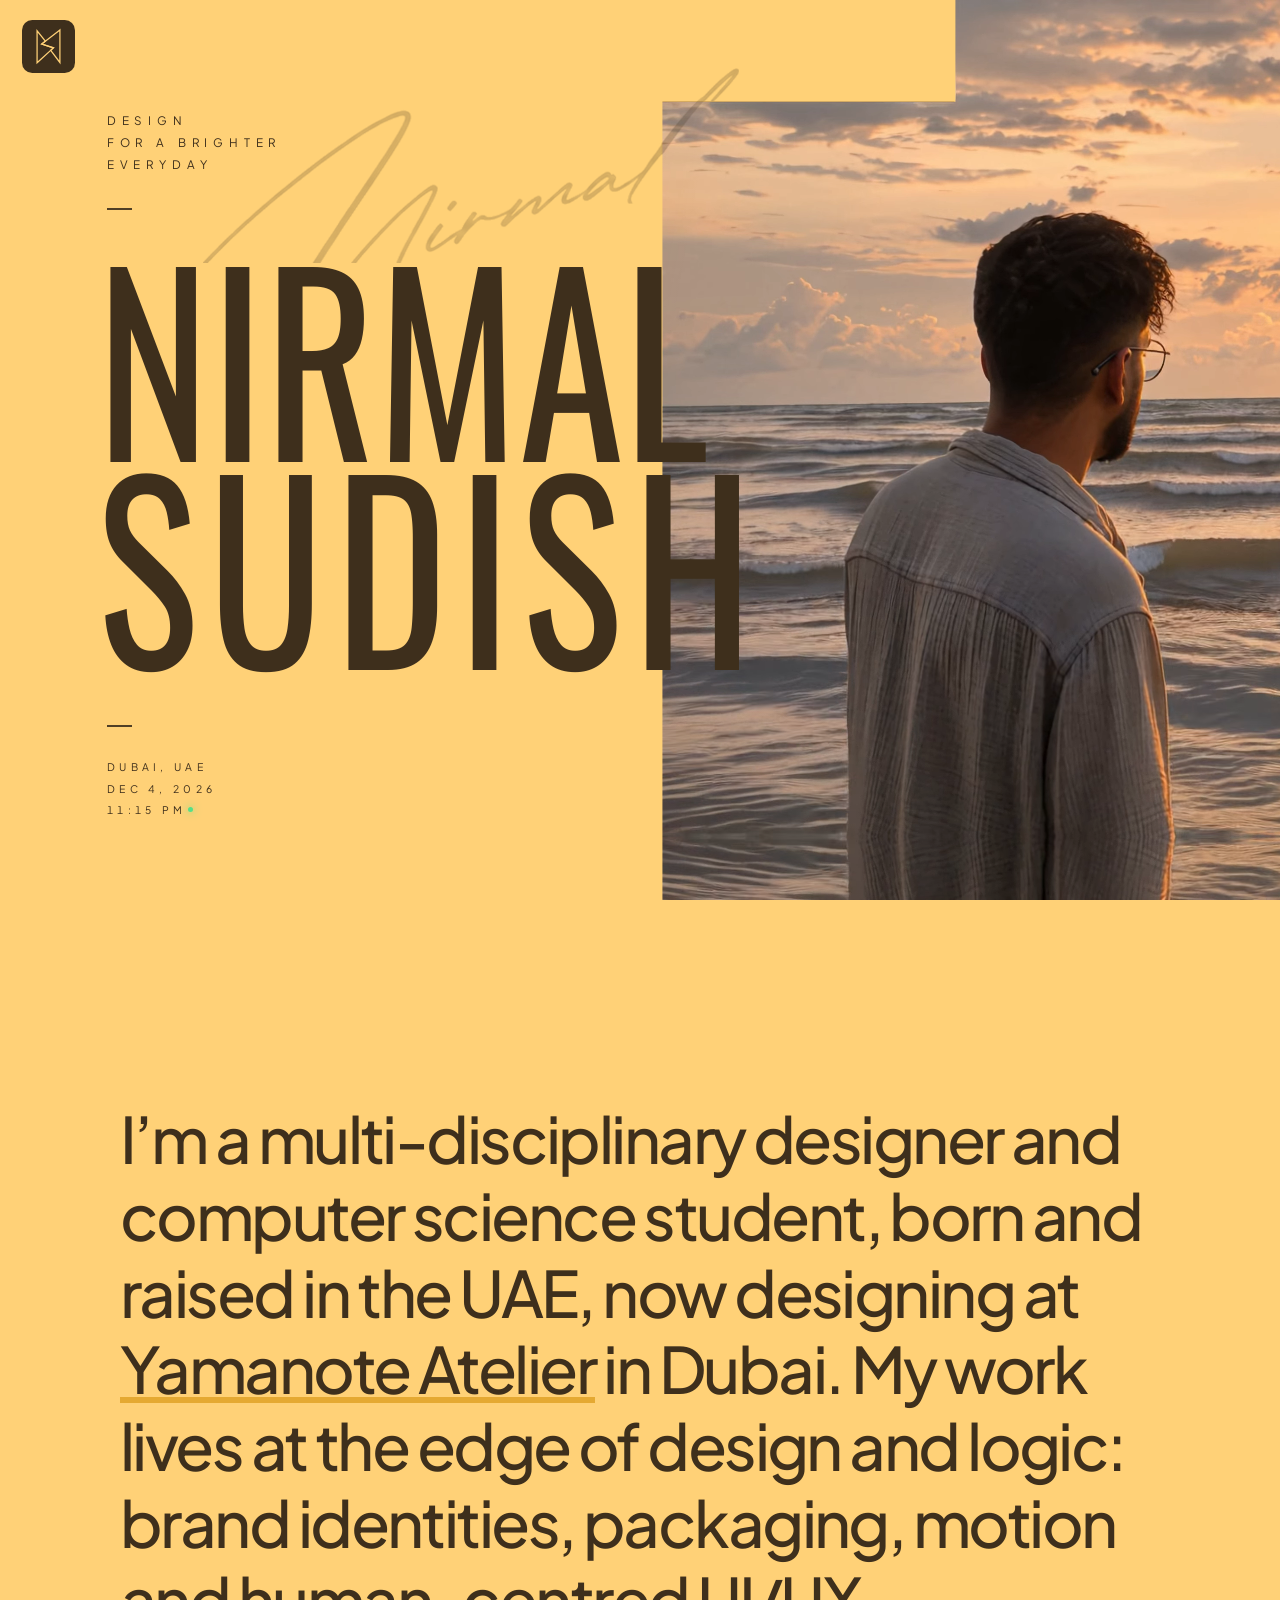
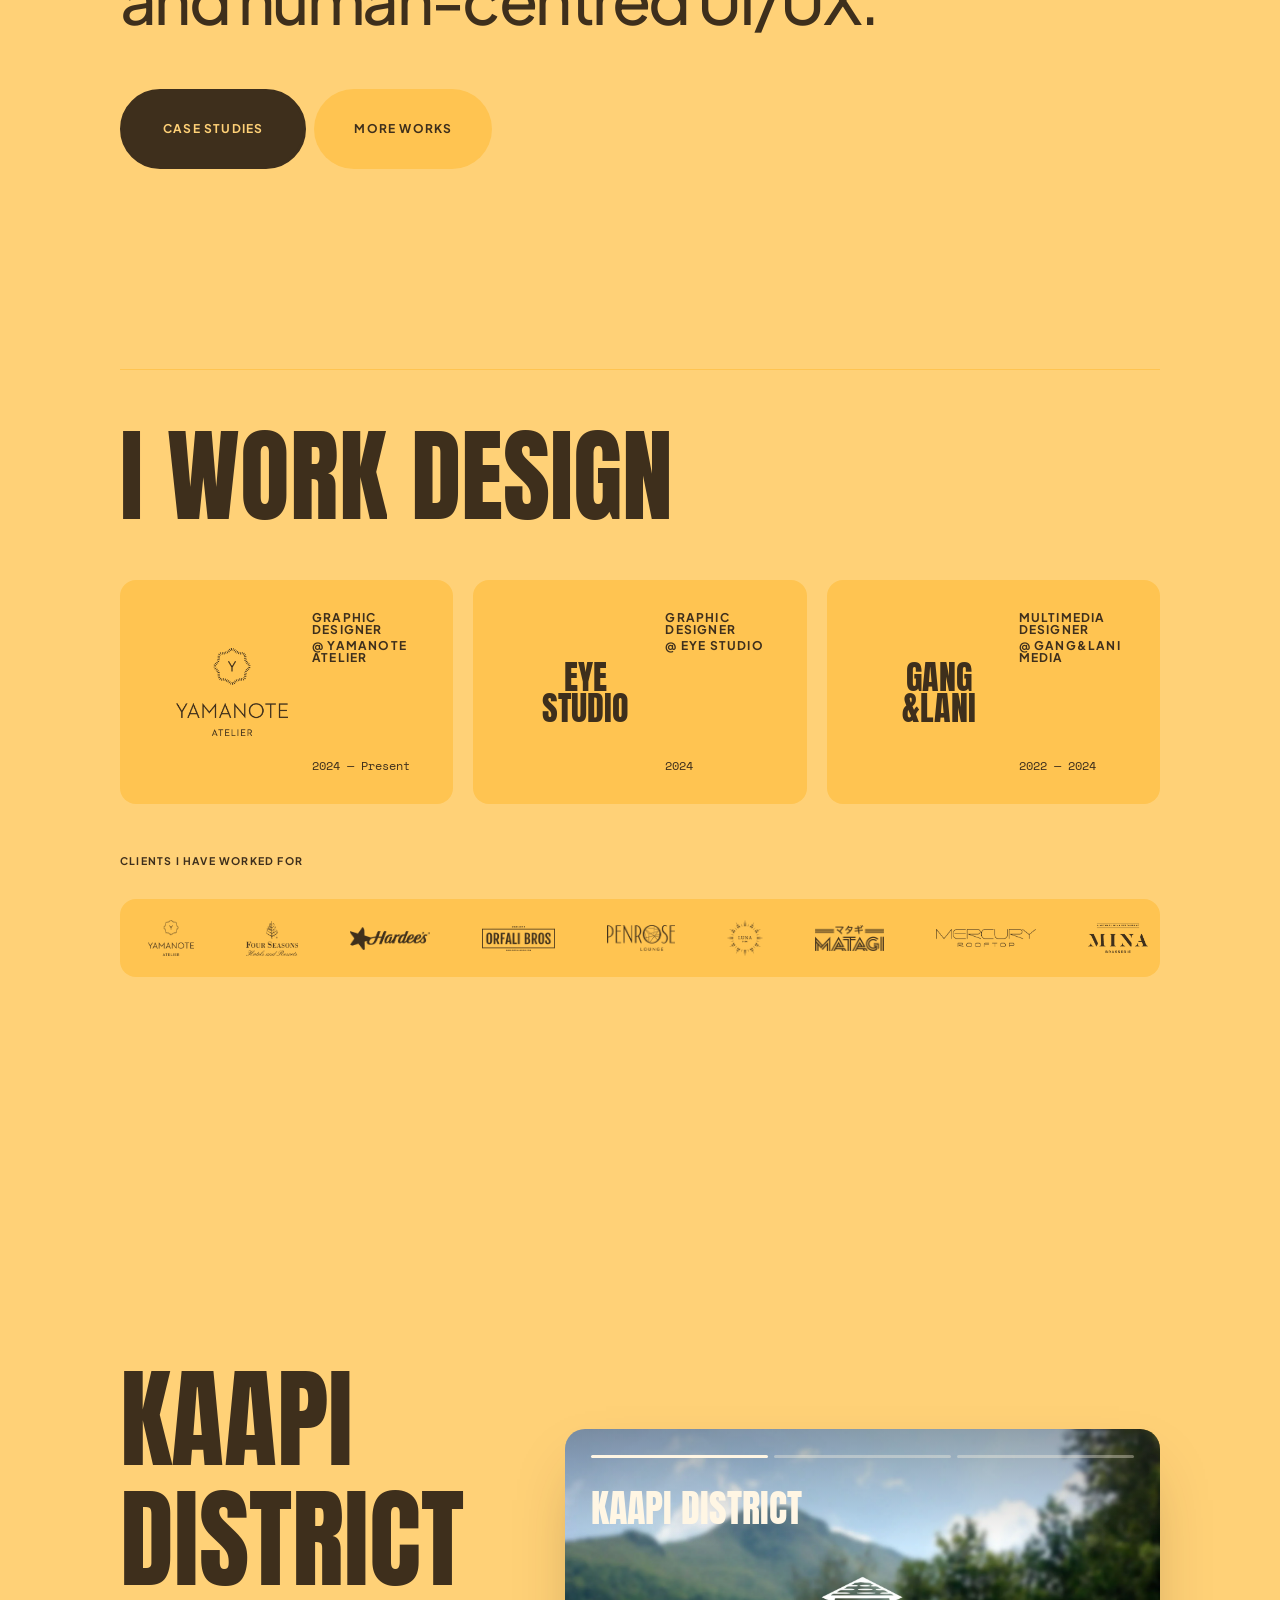
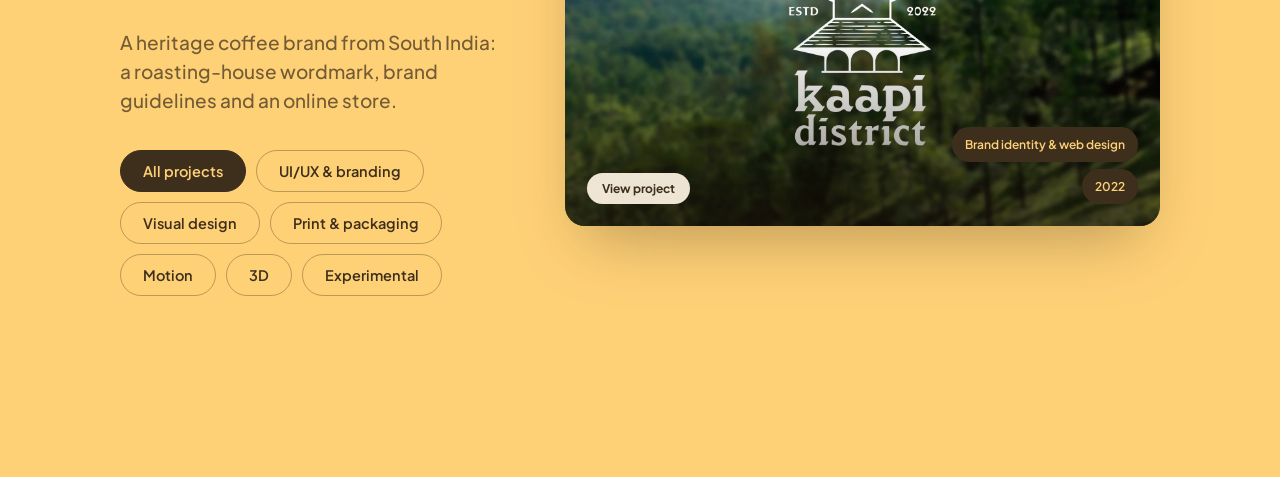
<file: index.html>
<!DOCTYPE html>
<html lang="en">
<head>
  <meta charset="UTF-8">
  <meta name="viewport" content="width=device-width, initial-scale=1.0">
  <title>Nirmal Sudish — Design For A Brighter Everyday</title>
  <meta name="description" content="Portfolio of Nirmal Sudish, a multi-disciplinary designer in Dubai, UAE: brand identity, packaging, motion and UI/UX.">
  <link rel="icon" href="assets/brand/nirmal-plate.svg?v=3" type="image/svg+xml">
  
  <!-- Modern Google Fonts -->
  <link rel="preconnect" href="https://fonts.googleapis.com">
  <link rel="preconnect" href="https://fonts.gstatic.com" crossorigin>
  <link href="https://fonts.googleapis.com/css2?family=Anton&family=Bebas+Neue&family=Caveat:wght@500;600;700&family=Ruthie&family=Allura&family=Space+Mono&family=Oswald:wght@700&family=Plus+Jakarta+Sans:wght@300;400;500;600;700;800&family=Space+Grotesk:wght@400;500;600;700&display=swap" rel="stylesheet">
  
  <link rel="stylesheet" href="style.css?v=202610231040">

  <!-- ==========================================================================
       LOGO NAVIGATION MORPH
       Scoped to this file on purpose: it is an overlay, so it adds nothing to
       the page's own layout and touches no existing rule except hiding the
       trigger while the panel stands in its place.

       The panel's resting CSS geometry IS the open state. JS seeds the closed
       state as inline styles taken from the logo's live rect, then clears them
       so the panel transitions out of the logo's own box rather than fading in.
       ========================================================================== -->
  <style>
    #navMorph {
      position: fixed;
      inset: 0;
      z-index: 60;
      visibility: hidden;
      pointer-events: none;
    }

    #navMorph.is-armed { visibility: visible; }

    /* The viewport ground going dark is what lets a pale panel read at all. */
    .navmorph-scrim {
      position: absolute;
      inset: 0;
      background-color: transparent;   /* catches taps to close; the page stays as it is */
      opacity: 0;
      transition: opacity 400ms cubic-bezier(0.22, 0.61, 0.36, 1);
    }

    #navMorph.is-open .navmorph-scrim { opacity: 1; pointer-events: auto; }

    .navmorph-panel {
      position: absolute;
      left: 16px;
      top: 11px;
      width: min(784px, calc(100vw - 32px));
      height: 120px;
      border-radius: 17px;
      background-color: #FFD177;
      overflow: hidden;
      pointer-events: auto;
      transition:
        left 400ms cubic-bezier(0.22, 0.61, 0.36, 1),
        top 400ms cubic-bezier(0.22, 0.61, 0.36, 1),
        width 400ms cubic-bezier(0.22, 0.61, 0.36, 1),
        height 400ms cubic-bezier(0.22, 0.61, 0.36, 1),
        border-radius 400ms cubic-bezier(0.22, 0.61, 0.36, 1);
    }

    .navmorph-links {
      position: absolute;
      left: 74px;
      top: 50%;
      transform: translateY(-50%);
      display: flex;
      align-items: center;
      gap: 96px;
      white-space: nowrap;
      opacity: 0;
      /* Closing: the text goes first, before the box starts contracting. */
      transition: opacity 120ms linear;
    }

    /* Opening: held back until the box has actually started opening out. */
    #navMorph.is-open .navmorph-links {
      opacity: 1;
      transition: opacity 240ms linear 150ms;
    }

    .navmorph-link {
      display: inline-flex;
      align-items: center;
      gap: 9px;
      font-family: "Plus Jakarta Sans", sans-serif;
      font-size: 19px;
      font-weight: 800;
      letter-spacing: 0.1em;
      text-transform: uppercase;
      color: #101010;
      text-decoration: none;
    }

    .navmorph-tri {
      font-size: 12px;
      line-height: 1;
      color: #101010;
    }

    /* The mark is the existing logo's own artwork used as a mask, so it takes
       the panel's black without a second copy of the file being drawn. */
    .navmorph-mark {
      position: absolute;
      top: 50%;
      right: 28px;
      width: 56px;
      height: 56px;
      transform: translateY(-50%);
      background-color: #101010;
      -webkit-mask: url("assets/brand/nirmal-mark.svg?v=3") center / contain no-repeat;
      mask: url("assets/brand/nirmal-mark.svg?v=3") center / contain no-repeat;
      transition:
        right 400ms cubic-bezier(0.22, 0.61, 0.36, 1),
        width 400ms cubic-bezier(0.22, 0.61, 0.36, 1),
        height 400ms cubic-bezier(0.22, 0.61, 0.36, 1);
    }

    /* The trigger steps aside while the panel occupies its box. */
    body.nav-open .hero-logo { opacity: 0; }

    @media (max-width: 820px) {
      .navmorph-panel { height: 92px; border-radius: 14px; }
      .navmorph-links { left: 40px; gap: 40px; }
      .navmorph-link { font-size: 15px; }
      .navmorph-mark { right: 18px; width: 42px; height: 42px; }
    }

    /* Phones: four links in one row would run under the mark, so they stack
       as large, thumb-sized rows down the panel, the mark at its right. */
    @media (max-width: 600px) {
      .navmorph-panel { left: 12px; top: 10px; width: calc(100vw - 24px); height: 252px; border-radius: 16px; }
      .navmorph-links { left: 26px; flex-direction: column; align-items: flex-start; gap: 0; }
      .navmorph-link { font-size: 21px; padding: 12px 0; }
      .navmorph-tri { font-size: 13px; }
      .navmorph-mark { right: 26px; width: 46px; height: 46px; }
    }

    /* Touch tablets keep the row, but each link gets a thumb-sized hit area;
       the row is centred, so it reads exactly the same. */
    @media (hover: none) and (pointer: coarse) and (min-width: 601px) {
      .navmorph-link { padding-block: 10px; }
    }
  </style>
</head>
<body>

  <!-- =========================================================================
       HERO — BUILT FROM SCRATCH (no baked-in reference image)
       Layers: yellow ground -> masked video frame -> type
       ========================================================================= -->
  <section class="hero-section" id="hero">
    <!-- .hero-viewport is the clipping window; .hero-canvas inside it is locked
         to the artwork's 1759:894 aspect and scaled to cover, so the composition
         keeps its true proportions at every window shape and is simply cropped
         from the right rather than stretched. -->
    <div class="hero-viewport">
    <div class="hero-canvas" id="heroCanvas">

      <!-- 1. Masked frame — clipped to the stepped notch shape.
           Holds the BACKGROUND only. Drop assets/hero-bg.mp4 (and optionally
           .webm) in beside the jpg; the jpg stays as poster/fallback and is
           what shows if the video is missing, errors, or motion is reduced.
           Author the video at 1.232:1 so it lands exactly like the plate. -->
      <div class="hero-frame" id="heroFrame">
        <div class="hero-frame-inner">
          <img src="assets/hero-bg.jpg" alt="" class="hero-bg-img" id="heroBgImg" aria-hidden="true">
          <video class="hero-bg-video" id="heroBgVideo"
                 autoplay muted loop playsinline preload="metadata" aria-hidden="true">
            <source src="assets/hero-bg.mp4" type="video/mp4">
            <source src="assets/hero-bg.webm" type="video/webm">
          </video>
        </div>
        <span class="hero-frame-grain" aria-hidden="true"></span>
      </div>

      <!-- 2. Brand mark — the navigation trigger. Hovering it grows the
           #navMorph panel at the foot of this file out of this exact box. -->
      <div class="hero-logo-wrap" id="navTrigger">
        <a href="#hero" class="hero-logo" aria-label="Nirmal Sudish — home">
          <img src="assets/brand/nirmal-plate.svg?v=3" alt="" width="53" height="53">
        </a>
      </div>

      <!-- 3. Eyebrow -->
      <p class="hero-eyebrow">
        <span>Design</span>
        <span>For a brighter</span>
        <span>Everyday</span>
      </p>

      <span class="hero-rule hero-rule-top" aria-hidden="true"></span>

      <!-- 4. Script signature (sits behind the headline).
           Lifted straight out of the artwork rather than set in a font: no
           shipping script matches those letterforms, so assets/signature.png is
           the reference's own mark, alpha-extracted off the brown ground. -->
      <span class="hero-script" aria-hidden="true"></span>

      <!-- 5. Headline -->
      <h1 class="hero-headline">
        <span class="hl-line" data-text="Nirmal">Nirmal</span>
        <span class="hl-line" data-text="Sudish">Sudish</span>
      </h1>

      <span class="hero-rule hero-rule-bottom" aria-hidden="true"></span>

      <!-- 6. Live meta block -->
      <div class="hero-meta" aria-label="Location and local time">
        <span class="meta-row">Dubai, UAE</span>
        <span class="meta-row" id="liveDate">Sep 7, 2026</span>
        <span class="meta-row meta-time">
          <span id="liveTime">9:34 AM</span>
          <i class="meta-dot" aria-hidden="true"></i>
        </span>
      </div>

    </div>
    </div>

  </section>


  <!-- =========================================================================
       REPLICA — statement + experience, rebuilt 1:1 from the supplied source
       (.cn45 / .cn59 / .cn61 nodes). Values below are the source's own.
       ========================================================================= -->
  <div class="rep">

    <!-- .cn45 -->
    <section class="rep-statement" id="intro">
      <div>
        <div class="rep-copy">
          I&rsquo;m a multi-disciplinary designer and computer science student,
          born and raised in the UAE, now designing at
          <a class="rep-mark" href="https://www.instagram.com/yamanoteatelier/" target="_blank" rel="noopener">Yamanote Atelier</a>
          in Dubai. My work lives at the edge of design and logic: brand identities,
          packaging, motion and human-centred UI/UX.
        </div>
      </div>
      <div class="rep-actions">
        <a class="rep-btn rep-btn-solid" href="#works-stack"><div>case studies</div></a>
        <a class="rep-btn rep-btn-tint" href="grid.html"><div>More works</div></a>
      </div>
    </section>

    <!-- .cn59 / .cn60 -->
    <div class="rep-rule"><span data-rule></span></div>

    <!-- .cn61 -->
    <section class="rep-experience" id="experience">
      <div class="rep-headwrap">
        <div class="rep-head" data-reveal>I work design</div>
      </div>

      <div class="rep-grid">

        <a class="rep-card" href="https://www.instagram.com/yamanoteatelier/" target="_blank" rel="noopener">
          <div class="rep-logo">
            <img src="assets/clients/yamanote-card.png" alt="Yamanote Atelier" width="406" height="320">
          </div>
          <div class="rep-meta">
            <div class="rep-role">
              <div>Graphic designer</div>
              <div>@ Yamanote Atelier</div>
            </div>
            <div class="rep-date">2024 &mdash; Present</div>
          </div>
        </a>

        <!-- No logo file exists for these two, so the name is set in the display face. -->
        <div class="rep-card">
          <div class="rep-logo">
            <span class="rep-logo-word">Eye<br>Studio</span>
          </div>
          <div class="rep-meta">
            <div class="rep-role">
              <div>Graphic designer</div>
              <div>@ Eye Studio</div>
            </div>
            <div class="rep-date">2024</div>
          </div>
        </div>

        <div class="rep-card">
          <div class="rep-logo">
            <span class="rep-logo-word">Gang<br>&amp;lani</span>
          </div>
          <div class="rep-meta">
            <div class="rep-role">
              <div>Multimedia designer</div>
              <div>@ Gang&amp;lani Media</div>
            </div>
            <div class="rep-date">2022 &mdash; 2024</div>
          </div>
        </div>

      </div>

      <!-- Client marquee.
           Fifteen clients, each logo sized by optical area rather than height
           (equal area reads as equal weight across seals and wordmarks). The second list
           is an exact copy, aria-hidden, and exists only so the track can loop
           seamlessly: translating it -50% lands set two exactly where set one
           started. Keep the two lists identical or the seam will show. -->
      <div class="rep-clients">
        <p class="rep-clients-label">Clients I have worked for</p>

        <div class="rep-marquee">
          <div class="rep-marquee-track">
            <ul class="rep-marquee-set">
              <li class="rep-client"><img src="assets/clients/yamanote-atelier.png" alt="Yamanote Atelier" width="142" height="112" style="height:36px"></li>
              <li class="rep-client"><img src="assets/clients/four-seasons.png" alt="Four Seasons" width="168" height="112" style="height:35px"></li>
              <li class="rep-client"><img src="assets/clients/hardee-s.png" alt="Hardee's" width="387" height="112" style="height:23px"></li>
              <li class="rep-client"><img src="assets/clients/orfali-bros.png" alt="Orfali Bros" width="328" height="112" style="height:25px"></li>
              <li class="rep-client"><img src="assets/clients/penrose-lounge.png" alt="Penrose Lounge" width="293" height="112" style="height:26px"></li>
              <li class="rep-client"><img src="assets/clients/luna.png" alt="Luna" width="112" height="112" style="height:36px"></li>
              <li class="rep-client"><img src="assets/clients/matagi.png" alt="Matagi" width="300" height="112" style="height:26px"></li>
              <li class="rep-client"><img src="assets/clients/mercury-rooftop.png" alt="Mercury Rooftop" width="618" height="112" style="height:18px"></li>
              <li class="rep-client"><img src="assets/clients/mina-brasserie.png" alt="Mina Brasserie" width="225" height="112" style="height:30px"></li>
              <li class="rep-client"><img src="assets/clients/sola-jazz-lounge.png" alt="Sola Jazz Lounge" width="104" height="112" style="height:36px"></li>
              <li class="rep-client"><img src="assets/clients/spaces.png" alt="Spaces" width="387" height="112" style="height:23px"></li>
              <li class="rep-client"><img src="assets/clients/tomo.png" alt="Tomo" width="118" height="112" style="height:36px"></li>
              <li class="rep-client"><img src="assets/clients/seafu.png" alt="Seafu" width="506" height="112" style="height:20px"></li>
              <li class="rep-client"><img src="assets/clients/raffles-the-palm.png" alt="Raffles The Palm" width="151" height="112" style="height:36px"></li>
              <li class="rep-client"><img src="assets/clients/piatti-by-the-beach.png" alt="Piatti by the Beach" width="175" height="112" style="height:34px"></li>
            </ul>
            <ul class="rep-marquee-set" aria-hidden="true">
              <li class="rep-client"><img src="assets/clients/yamanote-atelier.png" alt="" width="142" height="112" style="height:36px"></li>
              <li class="rep-client"><img src="assets/clients/four-seasons.png" alt="" width="168" height="112" style="height:35px"></li>
              <li class="rep-client"><img src="assets/clients/hardee-s.png" alt="" width="387" height="112" style="height:23px"></li>
              <li class="rep-client"><img src="assets/clients/orfali-bros.png" alt="" width="328" height="112" style="height:25px"></li>
              <li class="rep-client"><img src="assets/clients/penrose-lounge.png" alt="" width="293" height="112" style="height:26px"></li>
              <li class="rep-client"><img src="assets/clients/luna.png" alt="" width="112" height="112" style="height:36px"></li>
              <li class="rep-client"><img src="assets/clients/matagi.png" alt="" width="300" height="112" style="height:26px"></li>
              <li class="rep-client"><img src="assets/clients/mercury-rooftop.png" alt="" width="618" height="112" style="height:18px"></li>
              <li class="rep-client"><img src="assets/clients/mina-brasserie.png" alt="" width="225" height="112" style="height:30px"></li>
              <li class="rep-client"><img src="assets/clients/sola-jazz-lounge.png" alt="" width="104" height="112" style="height:36px"></li>
              <li class="rep-client"><img src="assets/clients/spaces.png" alt="" width="387" height="112" style="height:23px"></li>
              <li class="rep-client"><img src="assets/clients/tomo.png" alt="" width="118" height="112" style="height:36px"></li>
              <li class="rep-client"><img src="assets/clients/seafu.png" alt="" width="506" height="112" style="height:20px"></li>
              <li class="rep-client"><img src="assets/clients/raffles-the-palm.png" alt="" width="151" height="112" style="height:36px"></li>
              <li class="rep-client"><img src="assets/clients/piatti-by-the-beach.png" alt="" width="175" height="112" style="height:34px"></li>
            </ul>
          </div>
        </div>
      </div>
    </section>

  </div>


  <!-- =========================================================================
       WORKS — CARD STACK
       Ported from the supplied Studio F&F reference. That file is a full-page
       app (html/body overflow:hidden, fixed chrome, wheel preventDefault); here
       it has to live as one section inside a scrolling document, so the stage
       is a normal in-flow block and the wheel is only captured while the
       section is centred AND there are more cards in that direction. At either
       end the wheel is released and the page scrolls on as usual.
       ========================================================================= -->
  <section class="ws" id="works-stack">
    <div class="ws-inner">

      <!-- Copy column; the card sits in the column beside it. -->
      <div class="ws-panel">
        <h2 class="ws-headline" id="wsHeadline">Selected<br>work,<br>up close</h2>

        <p class="ws-lede">
          11 projects across brand identity, packaging and product design,
          for cafés, a Dubai food truck, a Michelin-recognised biryani counter and an AI help-line.
        </p>

        <!-- Two rows, one choice: a project filter shows the card stack, a gallery
             category swaps it for the gallery. Choosing either row switches. -->
        <div class="ws-filters">
        <div class="ws-cats" id="wsCats" role="tablist" aria-label="Projects and gallery">
          <button class="ws-pill is-active" role="tab" aria-selected="true" data-group="all"
                  data-headline="Selected<br>work,<br>up close">All projects</button>
          <button class="ws-pill" role="tab" aria-selected="false" data-group="ux"
                  data-headline="Selected<br>work,<br>in use">UI/UX &amp; branding</button>
          <button class="ws-pill" role="tab" aria-selected="false" data-lib="visual"
                  data-headline="Selected<br>work,<br>in colour">Visual design</button>
          <button class="ws-pill" role="tab" aria-selected="false" data-group="print"
                  data-headline="Selected<br>work,<br>in print">Print &amp; packaging</button>
        </div>
        <div class="ws-cats ws-cats-lib" role="tablist" aria-label="Gallery">
          <button class="ws-pill" role="tab" aria-selected="false" data-lib="motion"
                  data-headline="Selected<br>work,<br>in motion">Motion</button>
          <button class="ws-pill" role="tab" aria-selected="false" data-lib="3d"
                  data-headline="Selected<br>work,<br>in depth">3D</button>
          <button class="ws-pill" role="tab" aria-selected="false" data-lib="experimental"
                  data-headline="Selected<br>work,<br>off brief">Experimental</button>
        </div>
        </div>
      </div>

      <div class="ws-stage" id="wsStage"></div>

    </div>
  </section>

  <!-- Phones and tablets: the contact closes the page (desktop opens it from the stack's last card). -->
  <section class="m-contact" id="contact" aria-labelledby="mContactTitle">
    <div class="m-contact-panel">
    <p class="m-contact-line">Let&rsquo;s work together</p>
    <h2 class="m-contact-title" id="mContactTitle">Get in<br>touch</h2>
    <a class="m-contact-mail" href="mailto:nirmal.sudish@gmail.com">nirmal.sudish@gmail.com</a>
    <p class="m-contact-place">Dubai, UAE<br>Available for work</p>
    <div class="m-contact-social">
      <a href="https://www.linkedin.com/in/nirmalsudish/" target="_blank" rel="noopener">LinkedIn</a>
      <a href="https://www.instagram.com/nirmellow/" target="_blank" rel="noopener">Instagram</a>
      <a href="https://www.behance.net/nirmalsudish" target="_blank" rel="noopener">Behance</a>
      <a href="assets/docs/nirmal-sudish-resume.pdf" target="_blank" rel="noopener">R&eacute;sum&eacute;</a>
    </div>
    </div>
  </section>

  <!-- =========================================================================
       CONTACT MORPH — the closing card of the works stack expands from its own
       bounds to fill the viewport. Ported from the reference's .morph-panel:
       it is fixed and starts life at the CTA card's getBoundingClientRect(),
       so the growth reads as that card zooming rather than a new panel fading
       in. Lives at body level, outside the section, so nothing clips it.
       ========================================================================= -->
  <div class="ws-morph" id="wsMorph" aria-hidden="true">
    <div class="ws-morph-inner">
      <p class="ws-morph-line" id="wsMorphLine">Let&rsquo;s make something</p>

      <div class="ws-morph-contact" id="wsMorphContact">
        <h2 class="ws-morph-title">Get in<br>touch</h2>

        <div class="ws-morph-details">
          <a class="ws-morph-mail" href="mailto:nirmal.sudish@gmail.com">nirmal.sudish@gmail.com</a>
          <p class="ws-morph-place">Dubai, UAE<br>Available for work</p>
          <div class="ws-morph-social">
            <a href="https://www.linkedin.com/in/nirmalsudish/" target="_blank" rel="noopener">LinkedIn</a>
            <a href="https://www.instagram.com/nirmellow/" target="_blank" rel="noopener">Instagram</a>
            <a href="https://www.behance.net/nirmalsudish" target="_blank" rel="noopener">Behance</a>
            <a href="assets/docs/nirmal-sudish-resume.pdf" target="_blank" rel="noopener">R&eacute;sum&eacute;</a>
          </div>
        </div>
      </div>

      <button class="ws-morph-close" id="wsMorphClose" type="button" aria-label="Close contact">
        <span aria-hidden="true">&times;</span>
      </button>
    </div>
  </div>

  <!-- Toast Notification for Copy Action -->
  <div class="copy-toast" id="copyToast" role="status" aria-live="polite">
    Email copied to clipboard!
  </div>

  <!-- =========================================================================
       PROJECT VIEW
       The case study a work card zooms into. One shell, filled by JS from the
       same project data the stack is built from.
       ========================================================================= -->
  <div class="pj" id="pjView" aria-hidden="true" role="dialog" aria-modal="true" aria-label="Project case study">
    <div class="pj-body" id="pjBody"></div>
    <button class="pj-close" id="pjClose" type="button" aria-label="Close project">
      <span aria-hidden="true">&times;</span>
    </button>
  </div>

  <!-- Self-hosted rather than CDN-only: the entire works stack (cards, the
       contact morph, the project case studies) is built by GSAP, and nothing
       else on the page needs it — so if this script never arrives (a blocked
       CDN, an offline preview, a flaky network) that whole section silently
       renders empty while everything above it looks fine. The CDN copy is
       kept as a fallback in case the local file itself ever goes missing. -->
  <script src="vendor/gsap.min.js" onerror="
    document.write('<scr' + 'ipt src=\'https://cdnjs.cloudflare.com/ajax/libs/gsap/3.12.5/gsap.min.js\'><\/scr' + 'ipt>');
  "></script>
  <!-- =========================================================================
       LOGO NAVIGATION MORPH — overlay, so the homepage structure is untouched
       ========================================================================= -->
  <!-- Library viewer: one picture or clip at a time, full screen. -->
  <div class="lbx" id="lbx" hidden role="dialog" aria-modal="true" aria-label="Library viewer">
    <figure class="lbx-stage" id="lbxStage"></figure>
    <button class="lbx-btn lbx-prev" id="lbxPrev" type="button" aria-label="Previous">&#8249;</button>
    <button class="lbx-btn lbx-next" id="lbxNext" type="button" aria-label="Next">&#8250;</button>
    <button class="lbx-btn lbx-close" id="lbxClose" type="button" aria-label="Close">&times;</button>
  </div>

  <div id="navMorph" aria-hidden="true">
    <div class="navmorph-scrim"></div>
    <nav class="navmorph-panel" id="navMorphPanel" aria-label="Primary">
      <div class="navmorph-links">
        <a class="navmorph-link" href="#intro"><span class="navmorph-tri" aria-hidden="true">&#9656;</span>Me</a>
        <a class="navmorph-link" href="#works-stack">Studies</a>
        <a class="navmorph-link" href="grid.html">Grid</a>
        <a class="navmorph-link" href="#experience">List</a>
      </div>
      <span class="navmorph-mark" id="navMorphMark" aria-hidden="true"></span>
    </nav>
  </div>

  <script>
    (() => {
      const trigger = document.getElementById('navTrigger');
      const morph   = document.getElementById('navMorph');
      const panel   = document.getElementById('navMorphPanel');
      const mark    = document.getElementById('navMorphMark');
      if (!trigger || !morph || !panel || !mark) return;

      let open = false;

      // Closed geometry is whatever box the logo currently occupies, read live
      // so it stays correct across resizes and the hero's percentage sizing.
      function collapse() {
        const r = trigger.getBoundingClientRect();
        panel.style.left = r.left + 'px';
        panel.style.top = r.top + 'px';
        panel.style.width = r.width + 'px';
        panel.style.height = r.height + 'px';
        panel.style.borderRadius = '14px';
        // Sized and centred to sit exactly where the logo's own mark sits.
        mark.style.width = r.height + 'px';
        mark.style.height = r.height + 'px';
        mark.style.right = ((r.width - r.height) / 2) + 'px';
      }

      // Clearing the inline values hands the panel back to its CSS geometry,
      // which is the open state — so the transition runs from logo to panel.
      function release() {
        panel.style.left = panel.style.top = '';
        panel.style.width = panel.style.height = '';
        panel.style.borderRadius = '';
        mark.style.width = mark.style.height = mark.style.right = '';
      }

      function openNav() {
        if (open) return;
        open = true;

        panel.style.transition = 'none';
        mark.style.transition = 'none';
        collapse();
        morph.classList.add('is-armed');
        morph.setAttribute('aria-hidden', 'false');
        document.body.classList.add('nav-open');

        // Commit the closed geometry before animating away from it.
        void panel.offsetWidth;

        panel.style.transition = '';
        mark.style.transition = '';
        morph.classList.add('is-open');
        release();
      }

      function closeNav() {
        if (!open) return;
        open = false;

        morph.classList.remove('is-open');
        collapse();
        document.body.classList.remove('nav-open');

        panel.addEventListener('transitionend', function done(e) {
          if (e.propertyName !== 'width' || open) return;
          panel.removeEventListener('transitionend', done);
          morph.classList.remove('is-armed');
          morph.setAttribute('aria-hidden', 'true');
        });
      }

      // Hover is for a mouse or pen only. A tap also fires an emulated hover
      // just before its click, which would open the panel and shut it again
      // in the same instant, so touch goes through the click below instead.
      const hovering = (e) => e.pointerType === 'mouse' || e.pointerType === 'pen';
      trigger.addEventListener('pointerenter', (e) => { if (hovering(e)) openNav(); });
      // Once open the panel covers the trigger, so it owns the exit.
      panel.addEventListener('pointerleave', (e) => { if (hovering(e)) closeNav(); });
      // Guards the gap if the pointer leaves before the panel is under it.
      trigger.addEventListener('pointerleave', (e) => {
        if (!hovering(e)) return;
        requestAnimationFrame(() => {
          if (!panel.matches(':hover')) closeNav();
        });
      });

      // Touch: the logo toggles the panel instead of following its link; a tap
      // off the panel, on the mark or on a link, or a scroll, puts it away.
      let lastPointer = 'mouse';
      trigger.addEventListener('pointerdown', (e) => { lastPointer = e.pointerType; });
      trigger.addEventListener('click', (e) => {
        if (lastPointer === 'mouse' || lastPointer === 'pen') return;   // desktop: goes home, as before
        e.preventDefault();
        open ? closeNav() : openNav();
      });
      morph.querySelector('.navmorph-scrim').addEventListener('click', closeNav);
      mark.addEventListener('click', closeNav);
      panel.querySelectorAll('.navmorph-link').forEach(a => a.addEventListener('click', () => closeNav()));
      window.addEventListener('scroll', () => {
        if (open && lastPointer !== 'mouse' && lastPointer !== 'pen') closeNav();
      }, { passive: true });

      // Keyboard focus opens it; the focus a tap leaves behind doesn't.
      trigger.addEventListener('focusin', (e) => {
        if (e.target.matches && e.target.matches(':focus-visible')) openNav();
      });
      morph.addEventListener('focusout', (e) => {
        if (!morph.contains(e.relatedTarget)) closeNav();
      });
      document.addEventListener('keydown', (e) => {
        if (e.key === 'Escape' && open) closeNav();
      });
    })();
  </script>

  <script src="main.js?v=202610231010"></script>
</body>
</html>
</file>
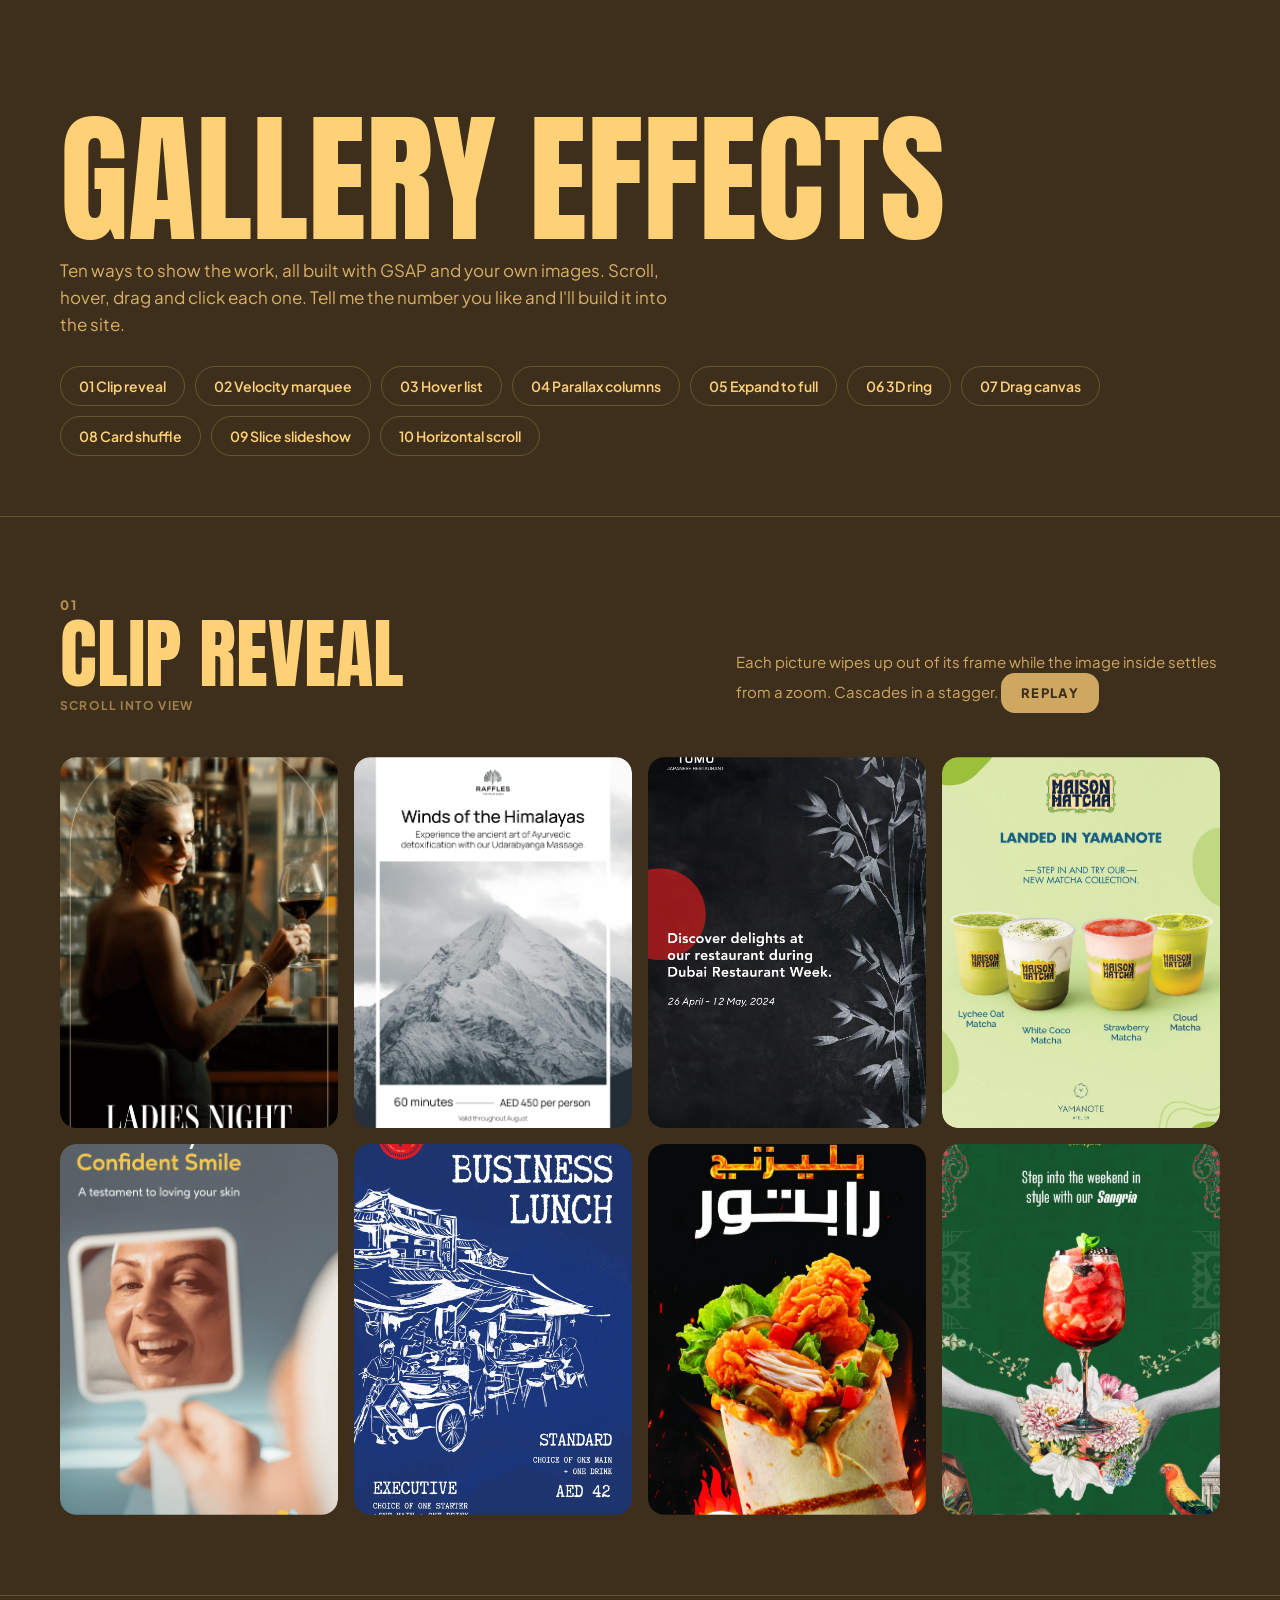
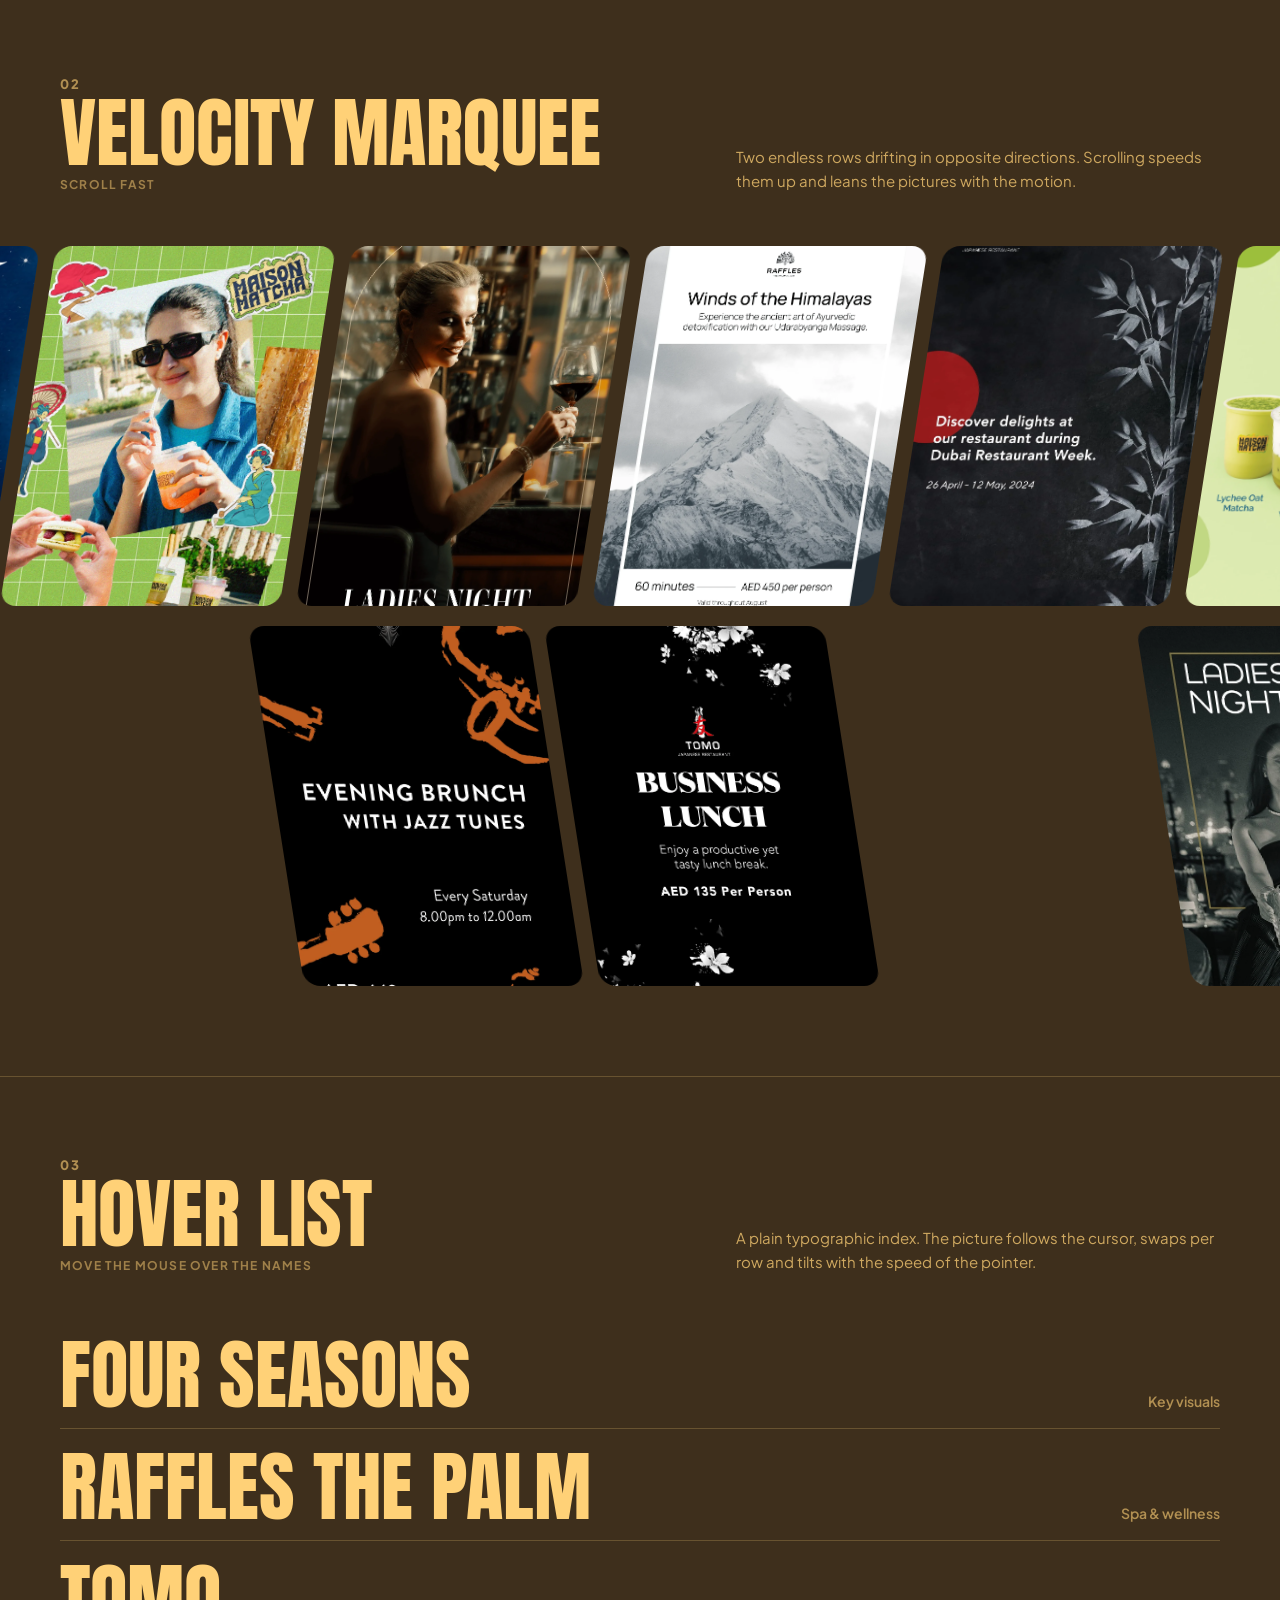
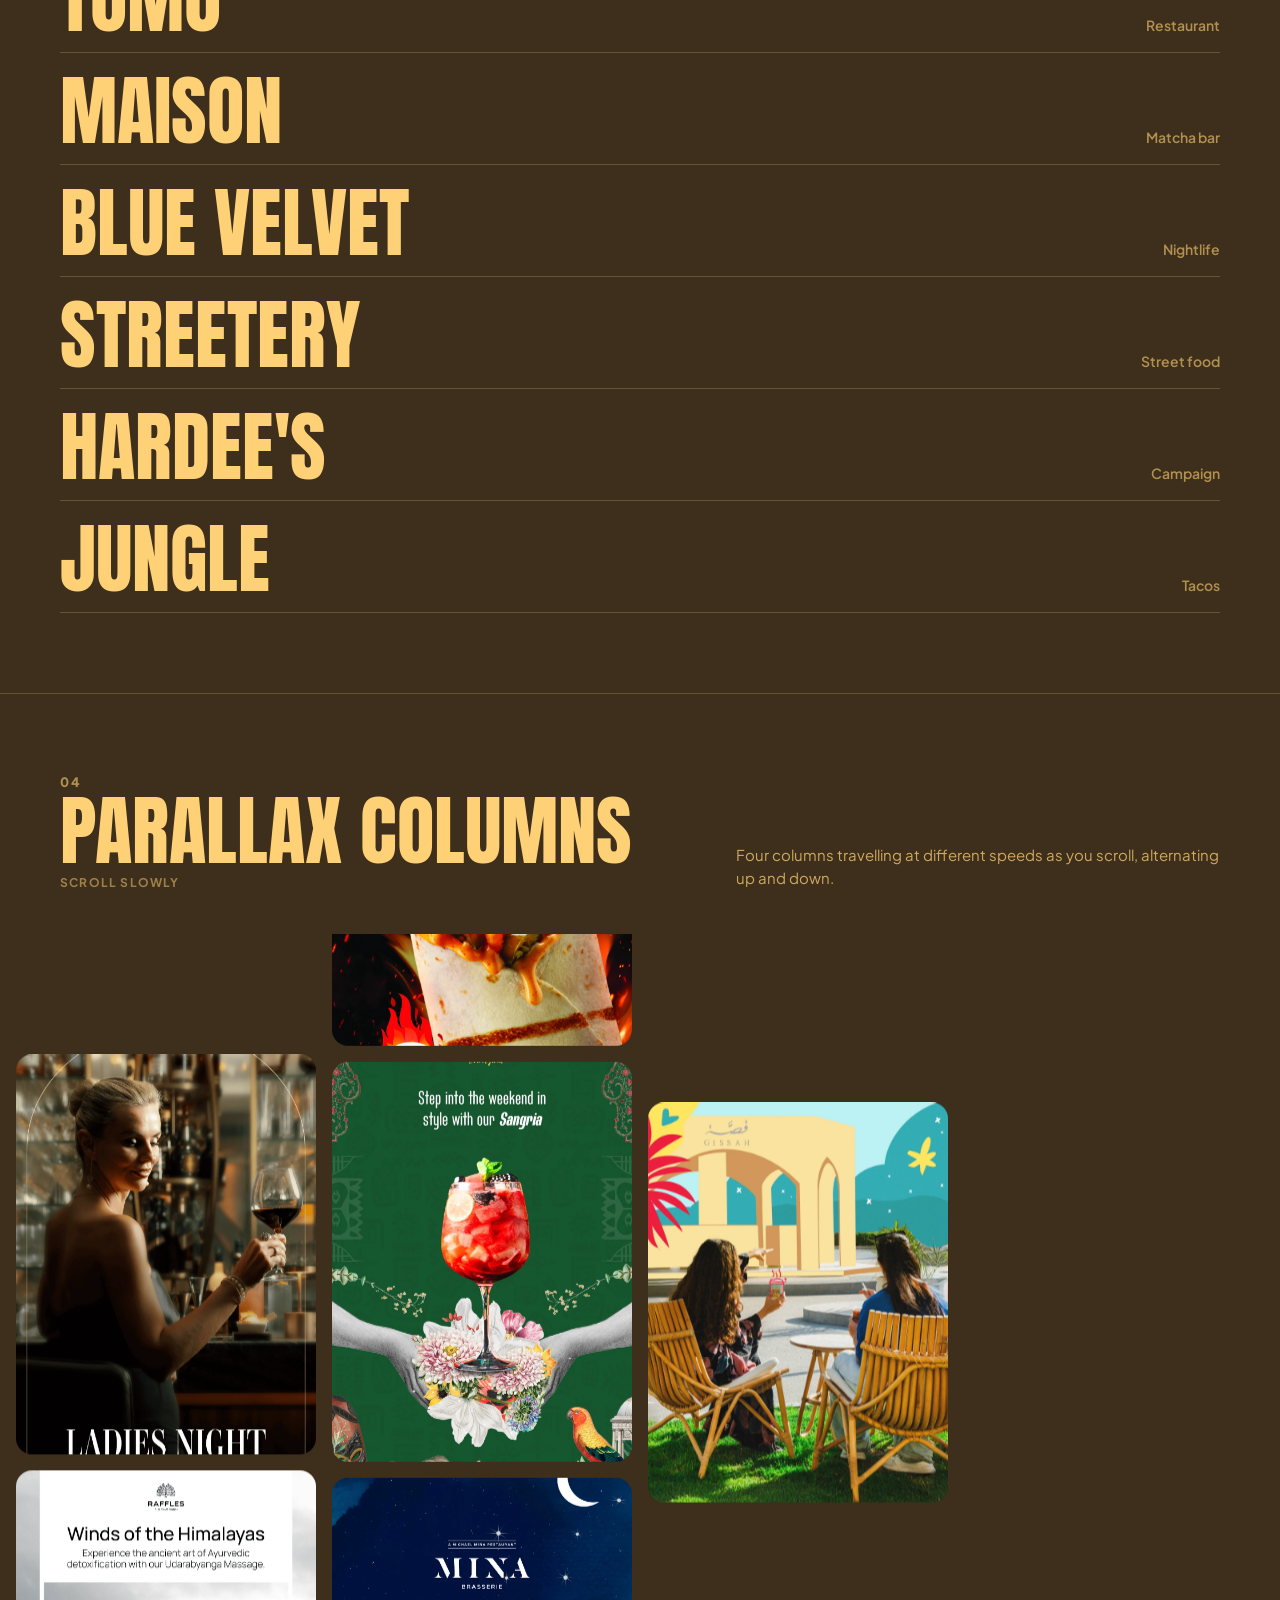
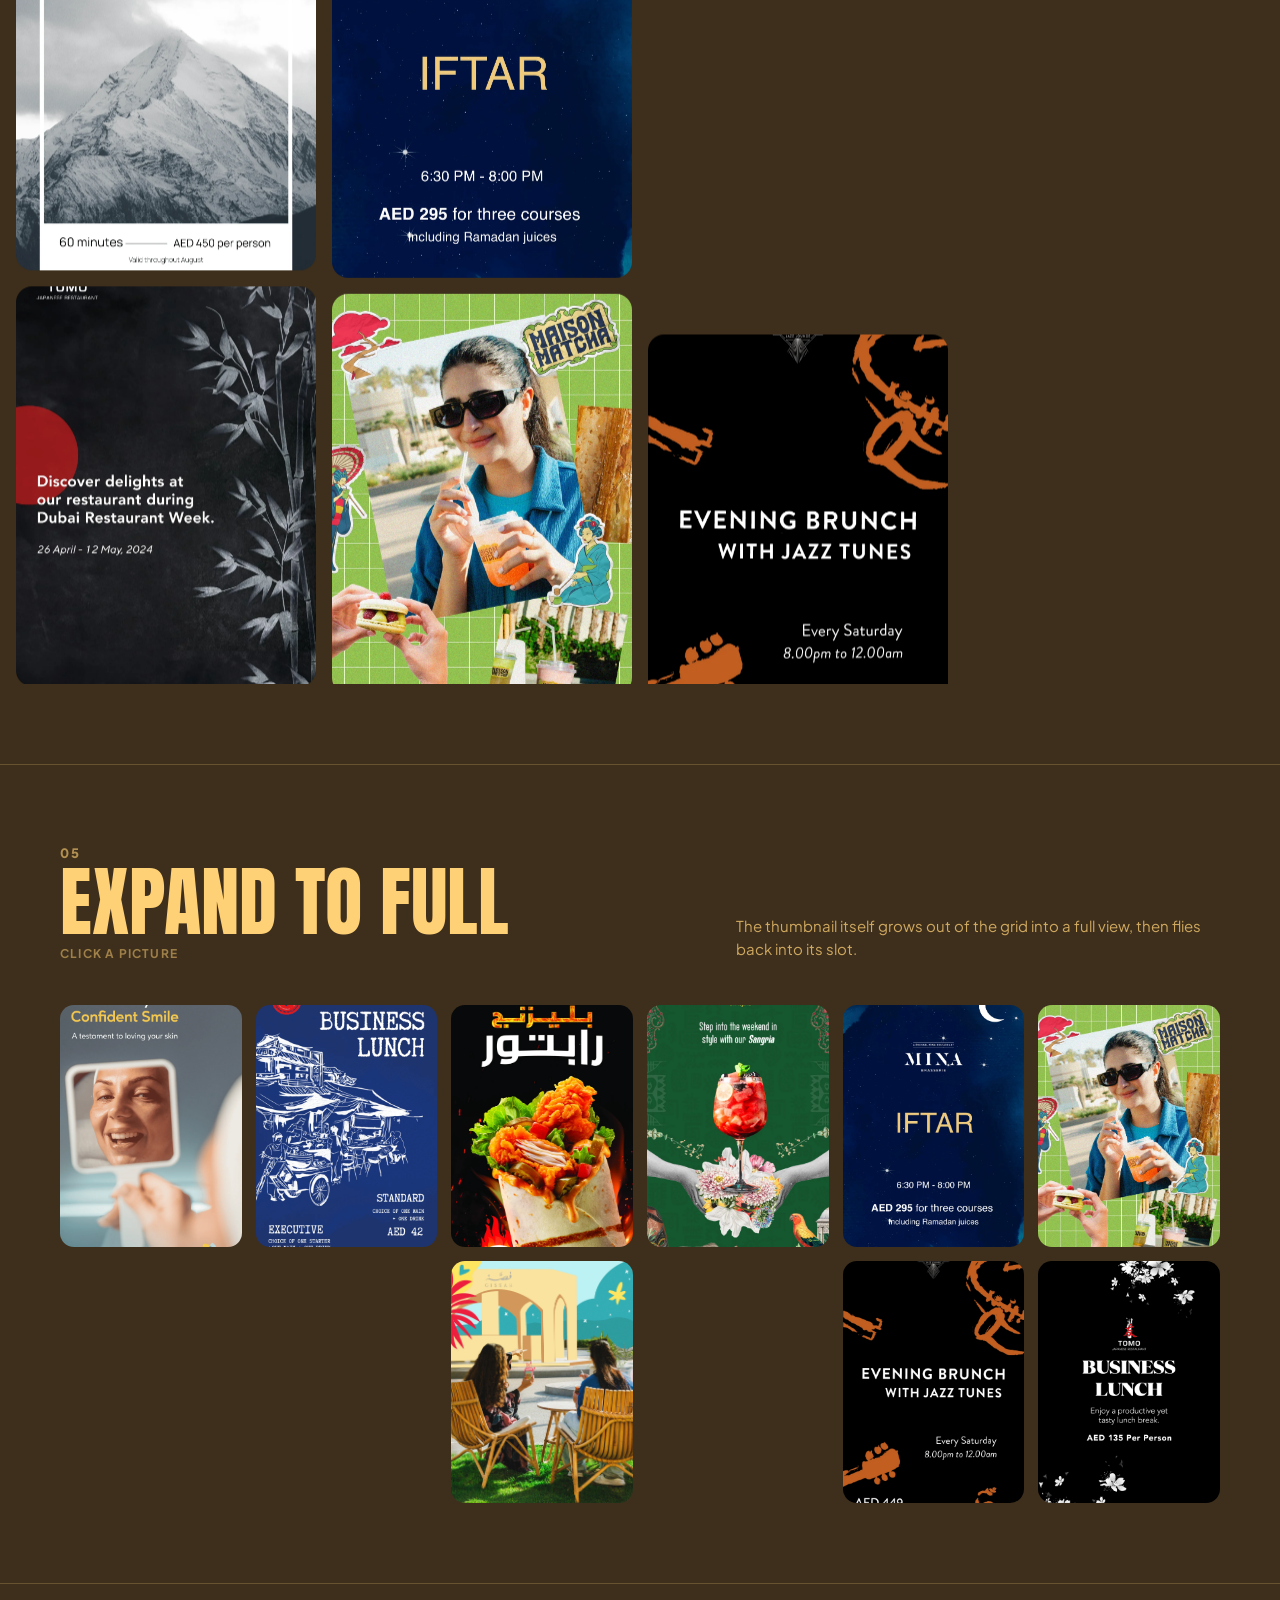
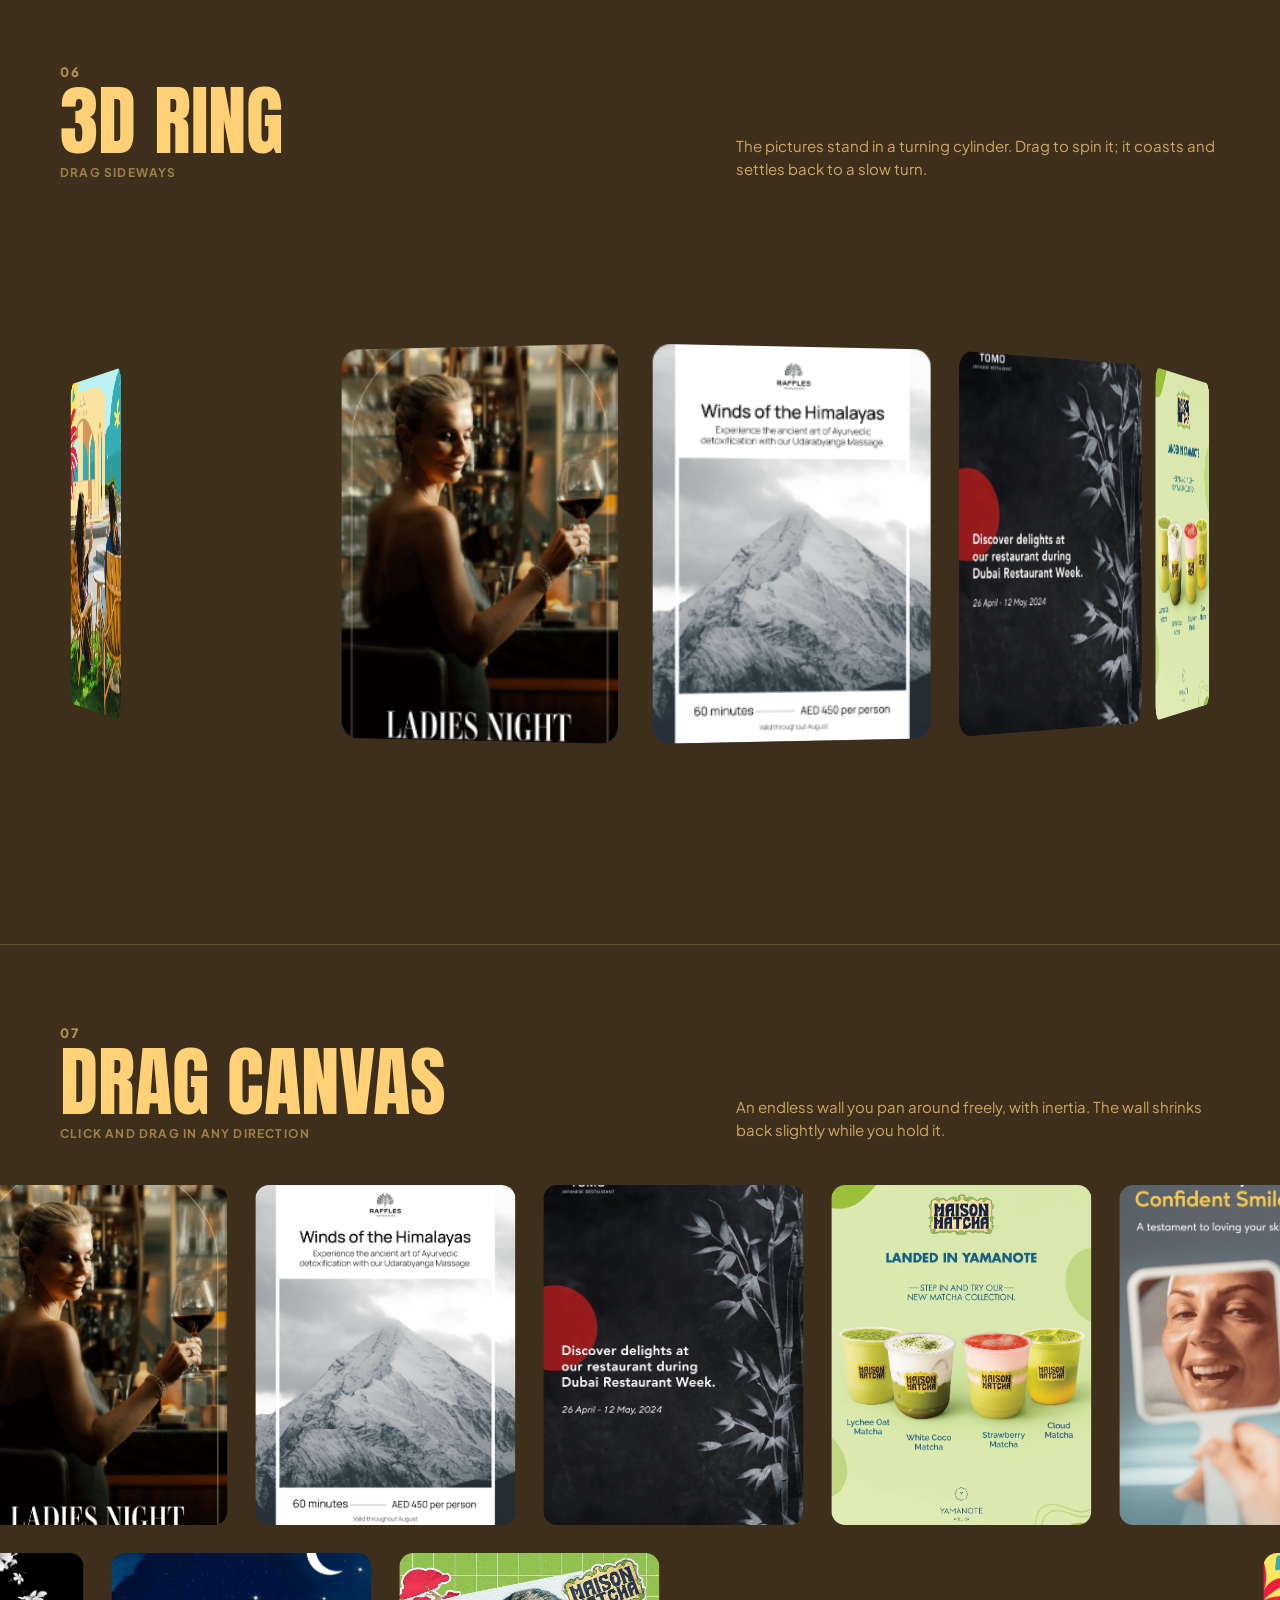
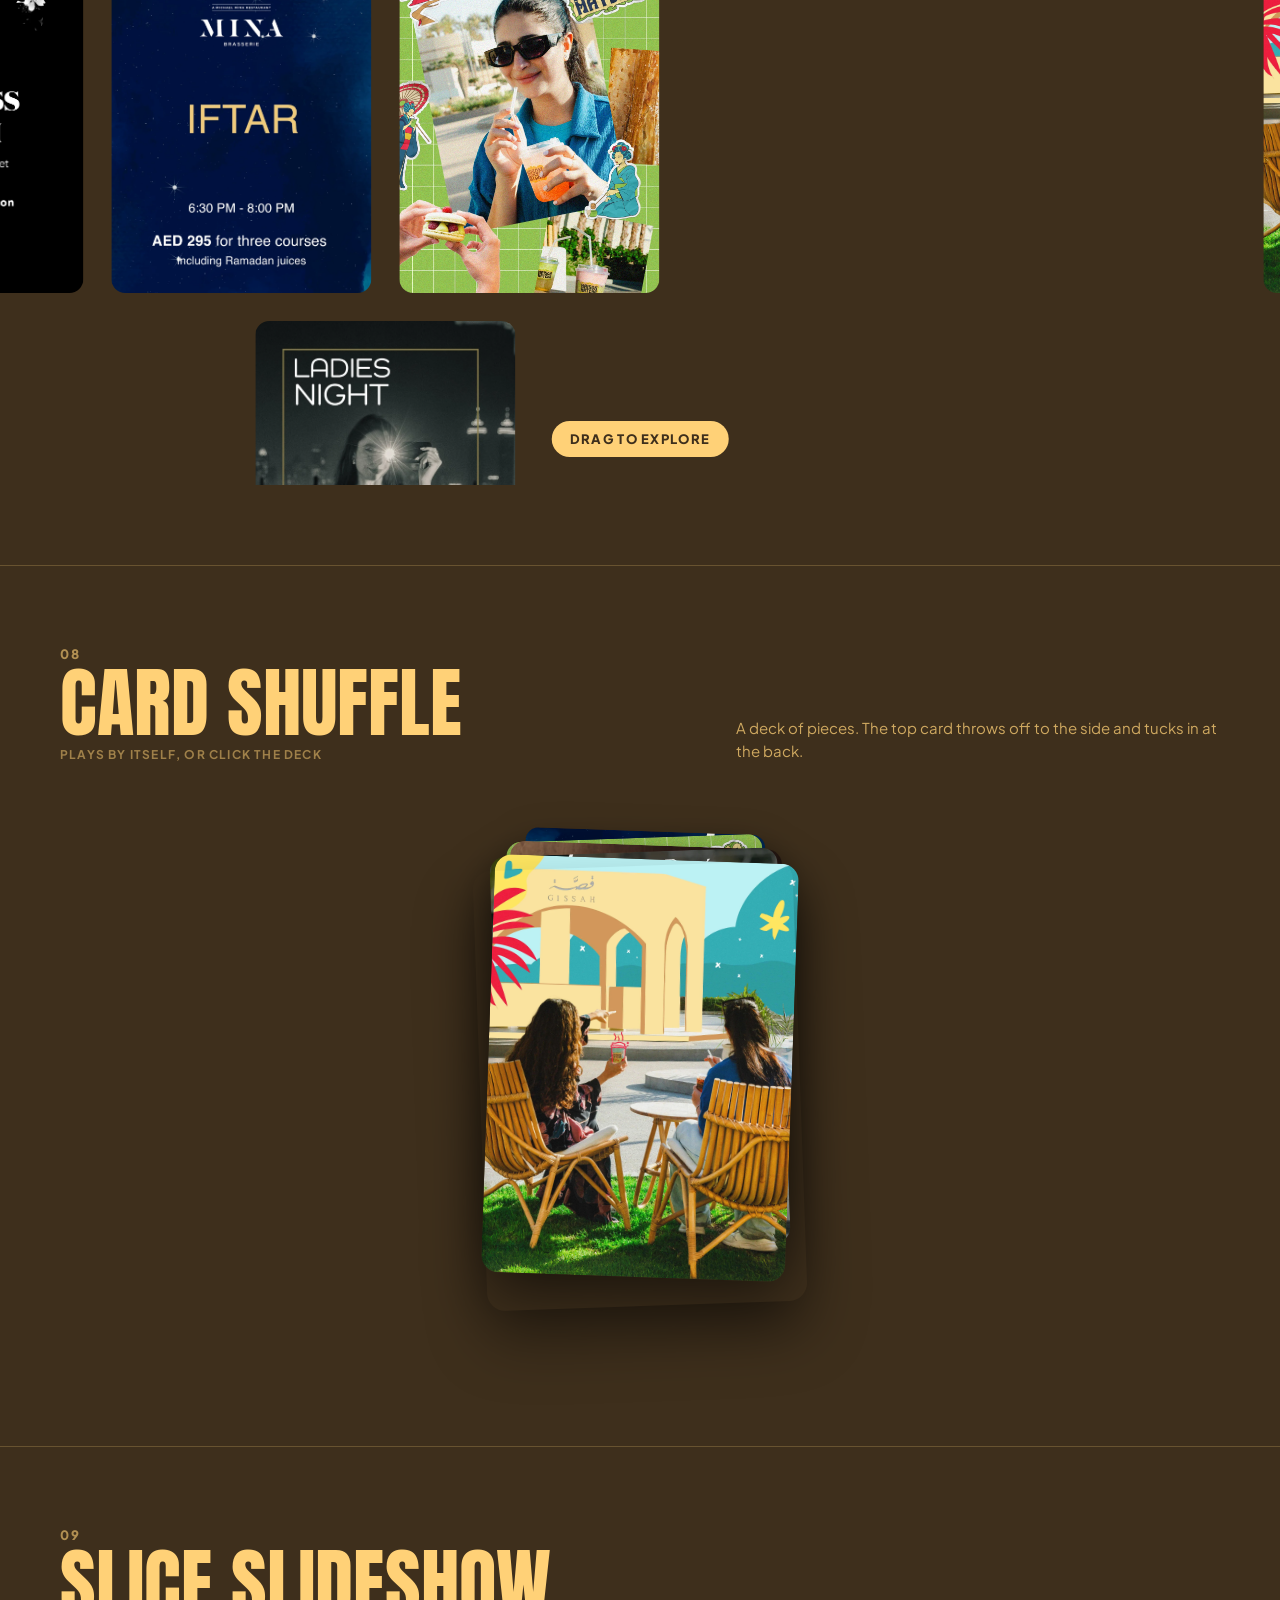
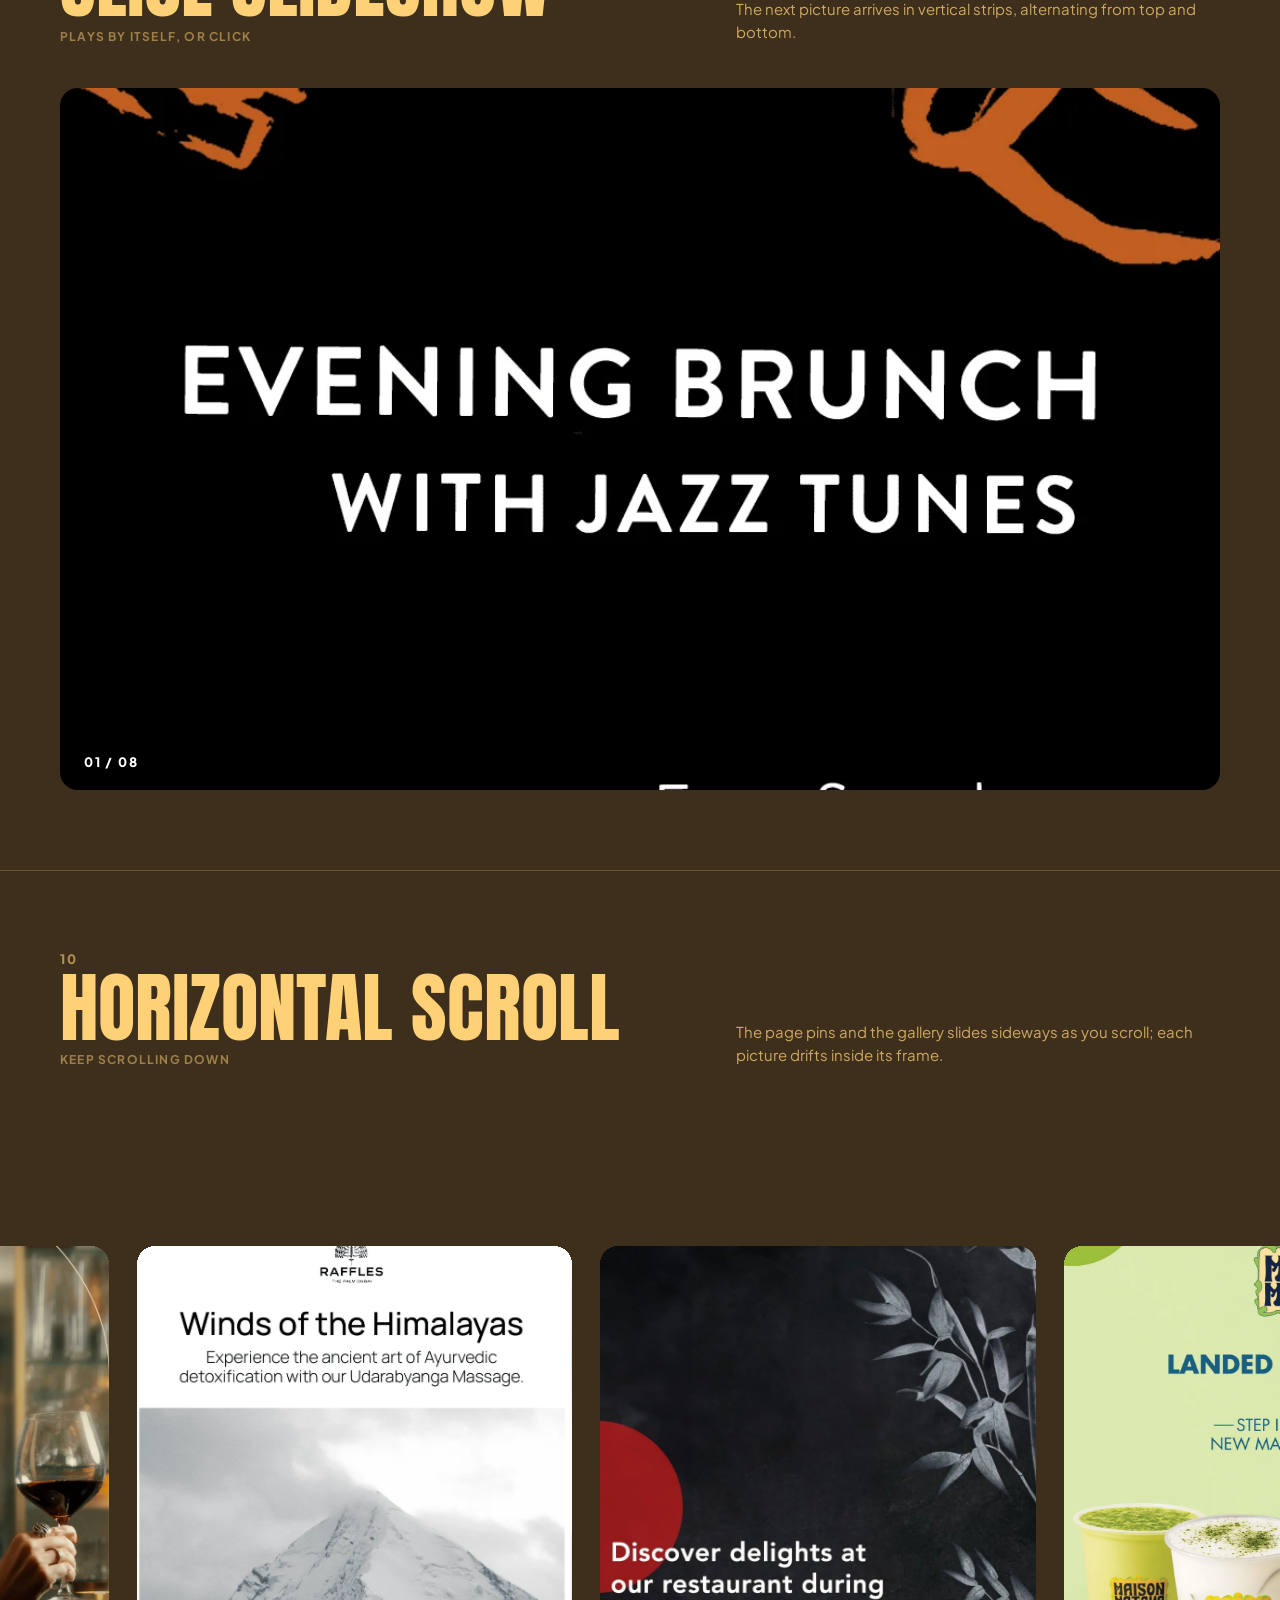
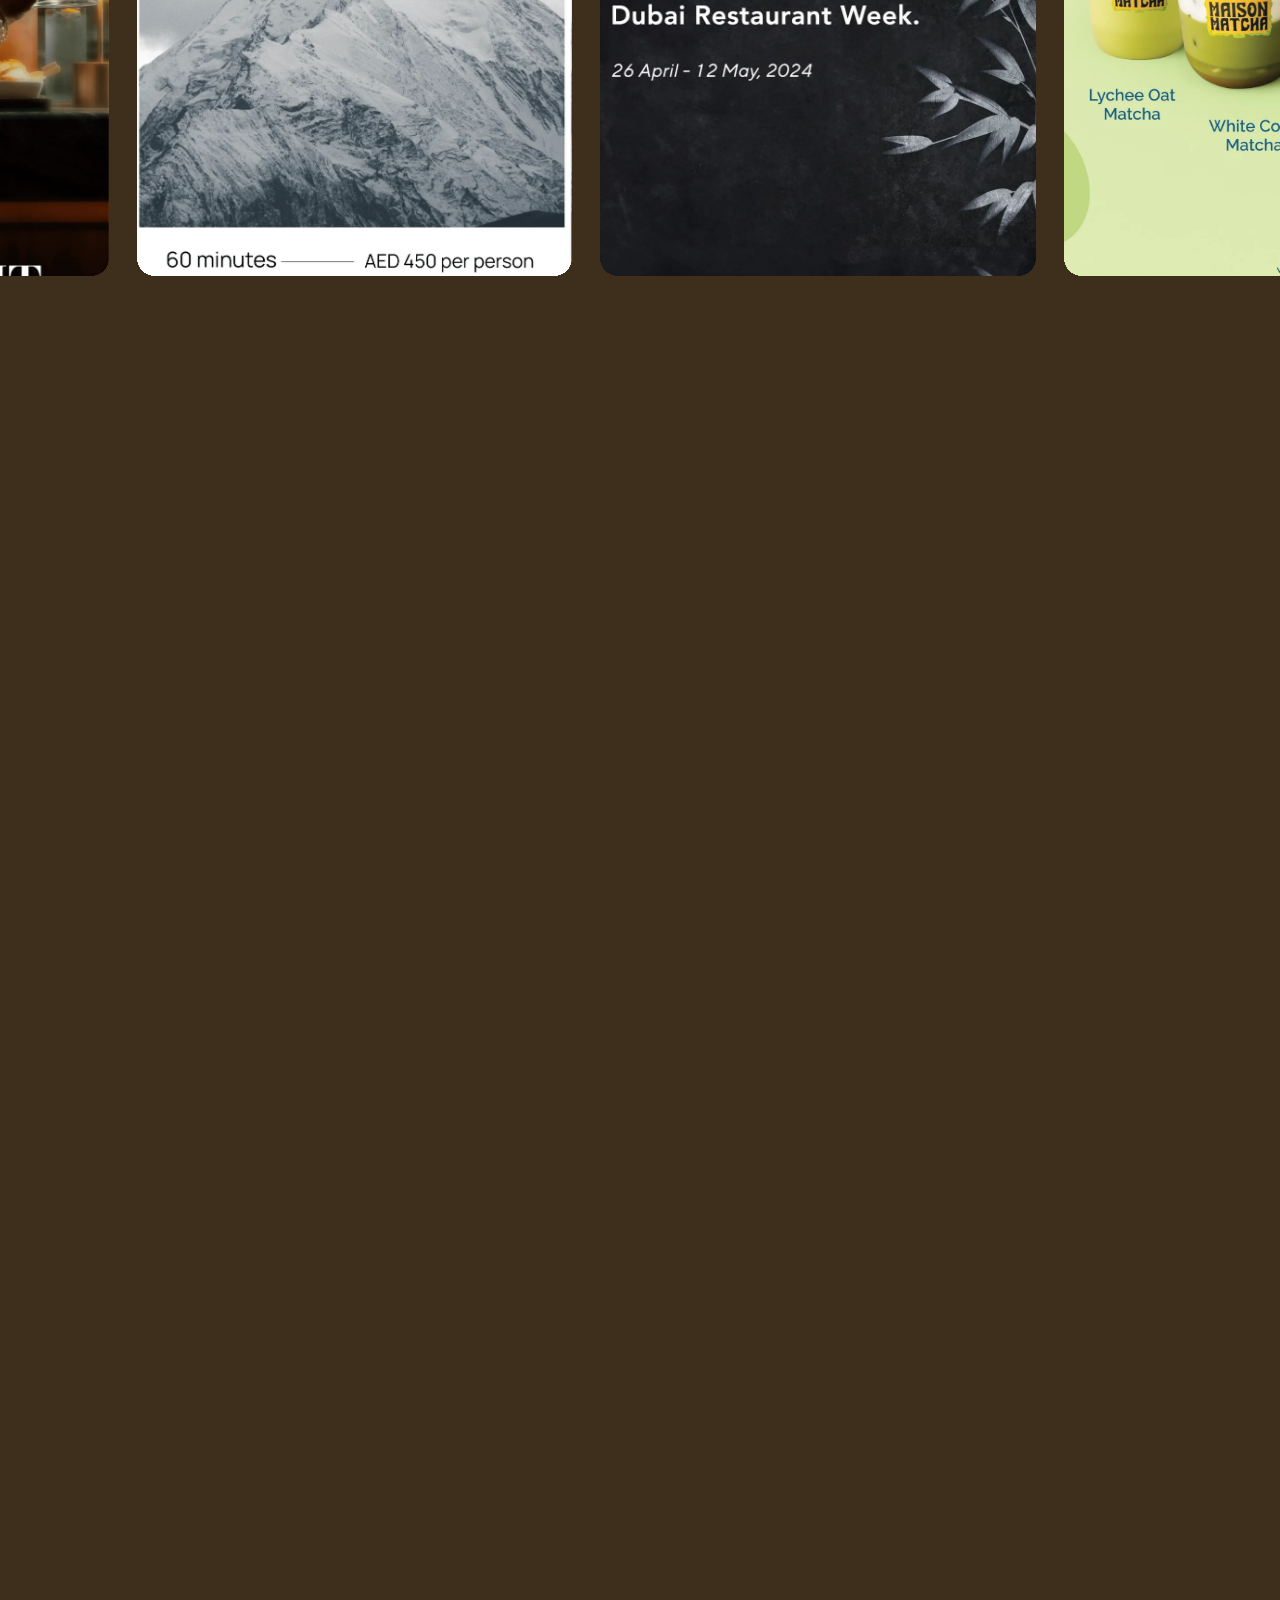
<file: gallery-effects.html>
<!DOCTYPE html>
<html lang="en">
<head>
<meta charset="UTF-8">
<meta name="viewport" content="width=device-width, initial-scale=1.0">
<title>Gallery Effects</title>
<link rel="preconnect" href="https://fonts.googleapis.com">
<link rel="preconnect" href="https://fonts.gstatic.com" crossorigin>
<link href="https://fonts.googleapis.com/css2?family=Anton&family=Plus+Jakarta+Sans:wght@400;500;600;700;800&display=swap" rel="stylesheet">
<style>
  :root { --brown: #3e2f1c; --yellow: #FFD177; --deep: #2f2414; --line: rgba(255, 209, 119, 0.22); }
  * { box-sizing: border-box; }
  html, body { margin: 0; background: var(--brown); color: var(--yellow); font-family: "Plus Jakarta Sans", sans-serif; }
  img { display: block; }
  .intro { padding: 120px 60px 60px; }
  .intro h1 { margin: 0; font-family: Anton, sans-serif; font-weight: 400; font-size: clamp(64px, 11vw, 200px); line-height: 0.85; text-transform: uppercase; }
  .intro p { max-width: 52ch; font-size: 17px; line-height: 1.6; opacity: 0.8; }
  .index { display: flex; flex-wrap: wrap; gap: 10px; margin-top: 28px; }
  .index a { padding: 10px 18px; border: 1.5px solid var(--line); border-radius: 30px; color: var(--yellow); text-decoration: none; font-size: 14px; font-weight: 600; }
  .index a:hover { background: var(--yellow); color: var(--brown); }

  .fx { position: relative; border-top: 1.5px solid var(--line); padding: 80px 60px; }
  .fx-head { display: flex; justify-content: space-between; align-items: end; gap: 32px; margin-bottom: 44px; flex-wrap: wrap; }
  .fx-num { font-size: 13px; font-weight: 800; letter-spacing: 0.14em; opacity: 0.6; }
  .fx-head h2 { margin: 6px 0 0; font-family: Anton, sans-serif; font-weight: 400; font-size: clamp(44px, 6vw, 96px); line-height: 0.9; text-transform: uppercase; }
  .fx-head p { max-width: 44ch; margin: 0; font-size: 15px; line-height: 1.55; opacity: 0.75; }
  .fx-seen { font-size: 12px; font-weight: 700; letter-spacing: 0.1em; text-transform: uppercase; opacity: 0.5; margin-top: 10px; }
  .btn { padding: 12px 20px; border: 0; border-radius: 14px; background: var(--yellow); color: var(--brown); font: 800 13px "Plus Jakarta Sans"; letter-spacing: 0.1em; text-transform: uppercase; cursor: pointer; }

  /* 01 */
  .g1 { display: grid; grid-template-columns: repeat(4, 1fr); gap: 16px; }
  .g1 figure { margin: 0; aspect-ratio: 3 / 4; overflow: hidden; border-radius: 16px; clip-path: inset(100% 0 0 0 round 16px); }
  .g1 img { width: 100%; height: 100%; object-fit: cover; }

  /* 02 */
  .g2 { overflow: hidden; padding: 0; margin: 0 -60px; }
  .g2-row { overflow: hidden; padding: 10px 0; }
  .g2-track { display: flex; gap: 16px; width: max-content; will-change: transform; }
  .g2-track img { width: 280px; height: 360px; object-fit: cover; border-radius: 16px; }

  /* 03 */
  .g3 { position: relative; }
  .g3-item { display: flex; justify-content: space-between; align-items: baseline; padding: 22px 0 16px; border-bottom: 1.5px solid var(--line); font-family: Anton, sans-serif; font-size: clamp(40px, 6vw, 96px); line-height: 0.95; text-transform: uppercase; cursor: pointer; transition: opacity 0.3s; }
  .g3-item span { font: 600 14px "Plus Jakarta Sans"; opacity: 0.6; text-transform: none; }
  .g3:hover .g3-item { opacity: 0.35; }
  .g3 .g3-item:hover { opacity: 1; }
  .g3-float { position: fixed; left: 0; top: 0; width: 300px; height: 380px; margin: -190px 0 0 -150px; border-radius: 16px; overflow: hidden; pointer-events: none; z-index: 30; opacity: 0; transform: scale(0.6); }
  .g3-float img { width: 100%; height: 100%; object-fit: cover; }

  /* 04 */
  .g4 { height: 150vh; overflow: hidden; display: grid; grid-template-columns: repeat(4, 1fr); gap: 16px; margin: 0 -60px; padding: 0 16px; }
  .g4-col { display: flex; flex-direction: column; gap: 16px; will-change: transform; }
  .g4-col img { width: 100%; aspect-ratio: 3 / 4; object-fit: cover; border-radius: 16px; }

  /* 05 */
  .g5 { display: grid; grid-template-columns: repeat(6, 1fr); gap: 14px; }
  .g5 img { width: 100%; aspect-ratio: 3 / 4; object-fit: cover; border-radius: 14px; cursor: zoom-in; }
  .g5-scrim { position: fixed; inset: 0; background: rgba(20, 14, 6, 0.92); z-index: 40; opacity: 0; pointer-events: none; }
  .g5-big { position: fixed; z-index: 41; object-fit: cover; cursor: zoom-out; }

  /* 06 */
  .g6 { height: 640px; perspective: 2200px; display: grid; place-items: center; cursor: grab; touch-action: pan-y; overflow: hidden; margin: 0 -60px; }
  .g6:active { cursor: grabbing; }
  .g6-ring { position: relative; width: 220px; height: 300px; transform-style: preserve-3d; }
  .g6-ring img { position: absolute; inset: 0; width: 100%; height: 100%; object-fit: cover; border-radius: 14px; backface-visibility: hidden; user-select: none; -webkit-user-drag: none; }

  /* 07 */
  .g7 { position: relative; height: 100vh; overflow: hidden; margin: 0 -60px; cursor: grab; touch-action: none; }
  .g7:active { cursor: grabbing; }
  .g7 img { position: absolute; left: 0; top: 0; width: 260px; height: 340px; object-fit: cover; border-radius: 14px; user-select: none; -webkit-user-drag: none; }
  .g7-hint { position: absolute; left: 50%; bottom: 28px; transform: translateX(-50%); z-index: 2; padding: 10px 18px; border-radius: 30px; background: var(--yellow); color: var(--brown); font-size: 13px; font-weight: 800; letter-spacing: 0.1em; text-transform: uppercase; pointer-events: none; }

  /* 08 */
  .g8 { position: relative; height: 560px; display: grid; place-items: center; }
  .g8-card { position: absolute; width: 320px; height: 440px; border-radius: 18px; overflow: hidden; box-shadow: 0 30px 60px rgba(0, 0, 0, 0.35); cursor: pointer; }
  .g8-card img { width: 100%; height: 100%; object-fit: cover; }

  /* 09 */
  .g9 { position: relative; height: 78vh; border-radius: 18px; overflow: hidden; cursor: pointer; background: var(--deep); }
  .g9 > img { position: absolute; inset: 0; width: 100%; height: 100%; object-fit: cover; }
  .g9-strip { position: absolute; top: 0; height: 100%; overflow: hidden; }
  .g9-strip img { position: absolute; top: 0; height: 100%; object-fit: cover; max-width: none; }
  .g9-count { position: absolute; left: 24px; bottom: 20px; z-index: 5; font: 800 13px "Plus Jakarta Sans"; letter-spacing: 0.14em; color: #fff; mix-blend-mode: difference; }

  /* 10 */
  .g10 { height: 300vh; position: relative; margin: 0 -60px; }
  .g10-pin { position: sticky; top: 0; height: 100vh; overflow: hidden; display: flex; align-items: center; }
  .g10-track { display: flex; gap: 28px; padding: 0 60px; will-change: transform; }
  .g10-track figure { margin: 0; flex: 0 0 auto; width: 34vw; height: 70vh; border-radius: 18px; overflow: hidden; }
  .g10-track img { width: 120%; height: 100%; object-fit: cover; margin-left: -10%; }

  @media (max-width: 760px) {
    .intro, .fx { padding-left: 20px; padding-right: 20px; }
    .g1 { grid-template-columns: repeat(2, 1fr); }
    .g2, .g4, .g6, .g7, .g10 { margin: 0 -20px; }
    .g2-track img { width: 180px; height: 240px; }
    .g4 { grid-template-columns: repeat(2, 1fr); }
    .g4-col:nth-child(n+3) { display: none; }
    .g5 { grid-template-columns: repeat(3, 1fr); }
    .g8-card { width: 240px; height: 330px; }
    .g10-track figure { width: 72vw; }
    .g3-float { display: none; }
  }
</style>
</head>
<body>

<header class="intro">
  <h1>Gallery effects</h1>
  <p>Ten ways to show the work, all built with GSAP and your own images. Scroll, hover, drag and click each one. Tell me the number you like and I'll build it into the site.</p>
  <nav class="index">
    <a href="#fx1">01 Clip reveal</a><a href="#fx2">02 Velocity marquee</a><a href="#fx3">03 Hover list</a>
    <a href="#fx4">04 Parallax columns</a><a href="#fx5">05 Expand to full</a><a href="#fx6">06 3D ring</a>
    <a href="#fx7">07 Drag canvas</a><a href="#fx8">08 Card shuffle</a><a href="#fx9">09 Slice slideshow</a>
    <a href="#fx10">10 Horizontal scroll</a>
  </nav>
</header>

<section class="fx" id="fx1">
  <div class="fx-head"><div><div class="fx-num">01</div><h2>Clip reveal</h2><div class="fx-seen">Scroll into view</div></div>
    <p>Each picture wipes up out of its frame while the image inside settles from a zoom. Cascades in a stagger. <button class="btn" id="g1Replay">Replay</button></p></div>
  <div class="g1" id="g1"></div>
</section>

<section class="fx" id="fx2">
  <div class="fx-head"><div><div class="fx-num">02</div><h2>Velocity marquee</h2><div class="fx-seen">Scroll fast</div></div>
    <p>Two endless rows drifting in opposite directions. Scrolling speeds them up and leans the pictures with the motion.</p></div>
  <div class="g2" id="g2"><div class="g2-row"><div class="g2-track"></div></div><div class="g2-row"><div class="g2-track"></div></div></div>
</section>

<section class="fx" id="fx3">
  <div class="fx-head"><div><div class="fx-num">03</div><h2>Hover list</h2><div class="fx-seen">Move the mouse over the names</div></div>
    <p>A plain typographic index. The picture follows the cursor, swaps per row and tilts with the speed of the pointer.</p></div>
  <div class="g3" id="g3"></div>
  <div class="g3-float" id="g3Float"><img alt=""></div>
</section>

<section class="fx" id="fx4">
  <div class="fx-head"><div><div class="fx-num">04</div><h2>Parallax columns</h2><div class="fx-seen">Scroll slowly</div></div>
    <p>Four columns travelling at different speeds as you scroll, alternating up and down.</p></div>
  <div class="g4" id="g4"></div>
</section>

<section class="fx" id="fx5">
  <div class="fx-head"><div><div class="fx-num">05</div><h2>Expand to full</h2><div class="fx-seen">Click a picture</div></div>
    <p>The thumbnail itself grows out of the grid into a full view, then flies back into its slot.</p></div>
  <div class="g5" id="g5"></div>
</section>

<section class="fx" id="fx6">
  <div class="fx-head"><div><div class="fx-num">06</div><h2>3D ring</h2><div class="fx-seen">Drag sideways</div></div>
    <p>The pictures stand in a turning cylinder. Drag to spin it; it coasts and settles back to a slow turn.</p></div>
  <div class="g6" id="g6"><div class="g6-ring"></div></div>
</section>

<section class="fx" id="fx7">
  <div class="fx-head"><div><div class="fx-num">07</div><h2>Drag canvas</h2><div class="fx-seen">Click and drag in any direction</div></div>
    <p>An endless wall you pan around freely, with inertia. The wall shrinks back slightly while you hold it.</p></div>
  <div class="g7" id="g7"><div class="g7-hint">Drag to explore</div></div>
</section>

<section class="fx" id="fx8">
  <div class="fx-head"><div><div class="fx-num">08</div><h2>Card shuffle</h2><div class="fx-seen">Plays by itself, or click the deck</div></div>
    <p>A deck of pieces. The top card throws off to the side and tucks in at the back.</p></div>
  <div class="g8" id="g8"></div>
</section>

<section class="fx" id="fx9">
  <div class="fx-head"><div><div class="fx-num">09</div><h2>Slice slideshow</h2><div class="fx-seen">Plays by itself, or click</div></div>
    <p>The next picture arrives in vertical strips, alternating from top and bottom.</p></div>
  <div class="g9" id="g9"><img alt=""><div class="g9-count" id="g9Count"></div></div>
</section>

<section class="fx" id="fx10" style="padding-bottom:0">
  <div class="fx-head"><div><div class="fx-num">10</div><h2>Horizontal scroll</h2><div class="fx-seen">Keep scrolling down</div></div>
    <p>The page pins and the gallery slides sideways as you scroll; each picture drifts inside its frame.</p></div>
  <div class="g10" id="g10"><div class="g10-pin"><div class="g10-track"></div></div></div>
</section>

<div class="g5-scrim" id="g5Scrim"></div>

<script src="vendor/gsap.min.js"></script>
<script>
(() => {
  const V = n => `assets/library/visual/${n}.webp`;
  const IMGS = ['fourseasonimg1','rafflesimg5','tomoimg1','maison2','bluevelvetimg1','streeteryimg2','hardeesimg1','jungleimg1',
    'fourseasonimg8','maison1','rafflesimg1','fourseasonimg3','maison4','studentinv1','rafflesimg9','tomoimg3','matagiimg1',
    'fourseasonimg10','rafflesimg2','maison3','jungleimg2','tomoimg2','streeteryimg3','rafflesimg7'].map(V);
  const NAMES = [['Four Seasons','Key visuals'],['Raffles The Palm','Spa & wellness'],['Tomo','Restaurant'],['Maison','Matcha bar'],
    ['Blue Velvet','Nightlife'],['Streetery','Street food'],["Hardee's",'Campaign'],['Jungle','Tacos']];
  const img = (src, cls = '') => `<img src="${src}" alt="" loading="lazy" decoding="async"${cls ? ` class="${cls}"` : ''}>`;
  const $ = id => document.getElementById(id);
  const wrap = gsap.utils.wrap, clamp = gsap.utils.clamp;
  const onView = (el, fn, once = true) => new IntersectionObserver((es, o) => es.forEach(e => {
    if (e.isIntersecting) { fn(); if (once) o.disconnect(); }
  }), { threshold: 0.25 }).observe(el);

  /* 01 clip reveal */
  const g1 = $('g1');
  g1.innerHTML = IMGS.slice(0, 8).map(s => `<figure>${img(s)}</figure>`).join('');
  const reveal = () => {
    const figs = g1.querySelectorAll('figure');
    gsap.timeline()
      .fromTo(figs, { clipPath: 'inset(100% 0% 0% 0% round 16px)' }, { clipPath: 'inset(0% 0% 0% 0% round 16px)', duration: 1.2, ease: 'expo.inOut', stagger: 0.08 }, 0)
      .fromTo(g1.querySelectorAll('img'), { scale: 1.5 }, { scale: 1, duration: 1.6, ease: 'expo.out', stagger: 0.08 }, 0.2);
  };
  onView(g1, reveal);
  $('g1Replay').addEventListener('click', reveal);

  /* 02 velocity marquee */
  const rows = [...document.querySelectorAll('.g2-track')];
  let vel = 0, lastY = scrollY;
  addEventListener('scroll', () => { vel += (scrollY - lastY) * 0.6; lastY = scrollY; }, { passive: true });
  const rowState = rows.map((t, i) => {
    const set = (i ? IMGS.slice(12, 22) : IMGS.slice(0, 10)).map(s => img(s)).join('');
    t.innerHTML = set + set;
    return { t, x: 0, dir: i ? 1 : -1, skew: gsap.quickTo(t, 'skewX', { duration: 0.5, ease: 'power3' }) };
  });
  gsap.ticker.add((time, dt) => {
    vel *= 0.92;
    rowState.forEach(r => {
      const half = r.t.scrollWidth / 2;
      if (!half) return;
      r.x = wrap(-half, 0, r.x + (r.dir * 0.06 * dt) + r.dir * vel * 0.25);
      gsap.set(r.t, { x: r.x });
      r.skew(clamp(-14, 14, vel * -0.35 * r.dir));
    });
  });

  /* 03 hover list */
  const g3 = $('g3'), float = $('g3Float'), fimg = float.querySelector('img');
  g3.innerHTML = NAMES.map(([n, t], i) => `<div class="g3-item" data-src="${IMGS[i]}">${n}<span>${t}</span></div>`).join('');
  const fx = gsap.quickTo(float, 'x', { duration: 0.6, ease: 'power3' }), fy = gsap.quickTo(float, 'y', { duration: 0.6, ease: 'power3' });
  const frot = gsap.quickTo(float, 'rotation', { duration: 0.8, ease: 'power3' });
  let px = 0;
  addEventListener('mousemove', e => { fx(e.clientX); fy(e.clientY); frot(clamp(-14, 14, (e.clientX - px) * 0.6)); px = e.clientX; });
  g3.querySelectorAll('.g3-item').forEach(it => it.addEventListener('mouseenter', () => {
    fimg.src = it.dataset.src;
    gsap.fromTo(fimg, { scale: 1.3 }, { scale: 1, duration: 0.6, ease: 'power3.out' });
    gsap.to(float, { autoAlpha: 1, scale: 1, duration: 0.45, ease: 'power3.out' });
  }));
  g3.addEventListener('mouseleave', () => gsap.to(float, { autoAlpha: 0, scale: 0.6, duration: 0.35, ease: 'power3.in' }));

  /* 04 parallax columns */
  const g4 = $('g4');
  g4.innerHTML = [0, 1, 2, 3].map(c => `<div class="g4-col">${IMGS.slice(c * 6, c * 6 + 6).map(s => img(s)).join('')}</div>`).join('');
  const cols = [...g4.children], SPEEDS = [-300, 220, -420, 160];
  const colTo = cols.map(c => gsap.quickTo(c, 'y', { duration: 0.9, ease: 'power3' }));
  const para = () => {
    const r = g4.getBoundingClientRect();
    const p = clamp(0, 1, (innerHeight - r.top) / (innerHeight + r.height));
    colTo.forEach((to, i) => to((p - 0.5) * SPEEDS[i] * 2 - (SPEEDS[i] < 0 ? 0 : 200)));
  };
  addEventListener('scroll', para, { passive: true }); para();

  /* 05 expand to full */
  const g5 = $('g5'), scrim = $('g5Scrim');
  g5.innerHTML = IMGS.slice(4, 16).map(s => img(s)).join('');
  let big = null;
  g5.addEventListener('click', e => {
    const t = e.target.closest('img'); if (!t || big) return;
    const r = t.getBoundingClientRect();
    const ratio = (t.naturalWidth || 9) / (t.naturalHeight || 16);
    const H = Math.min(innerHeight * 0.88, innerWidth * 0.9 / ratio), W = H * ratio;
    big = document.createElement('img'); big.src = t.src; big.className = 'g5-big';
    Object.assign(big.style, { left: r.left + 'px', top: r.top + 'px', width: r.width + 'px', height: r.height + 'px', borderRadius: '14px' });
    document.body.appendChild(big); t.style.visibility = 'hidden';
    gsap.to(scrim, { opacity: 1, duration: 0.5, pointerEvents: 'auto' });
    gsap.to(big, { left: (innerWidth - W) / 2, top: (innerHeight - H) / 2, width: W, height: H, borderRadius: 6, duration: 0.9, ease: 'expo.inOut' });
    const close = () => {
      const r2 = t.getBoundingClientRect();
      gsap.to(scrim, { opacity: 0, duration: 0.5, pointerEvents: 'none' });
      gsap.to(big, { left: r2.left, top: r2.top, width: r2.width, height: r2.height, borderRadius: 14, duration: 0.8, ease: 'expo.inOut',
        onComplete() { t.style.visibility = ''; big.remove(); big = null; } });
      scrim.removeEventListener('click', close);
    };
    big.addEventListener('click', close); scrim.addEventListener('click', close);
  });

  /* 06 3D ring */
  const g6 = $('g6'), ring = g6.querySelector('.g6-ring');
  const N = 14, step = 360 / N, R = Math.round(110 / Math.tan(Math.PI / N) * 1.12);
  ring.innerHTML = IMGS.slice(0, N).map(s => img(s)).join('');
  [...ring.children].forEach((el, i) => { el.style.transform = `rotateY(${i * step}deg) translateZ(${R}px)`; });
  let rot = 0, rv = 0, tilt = 0, drag6 = null;
  g6.addEventListener('pointerdown', e => { drag6 = e.clientX; g6.setPointerCapture(e.pointerId); });
  g6.addEventListener('pointermove', e => {
    tilt = ((e.clientY - g6.getBoundingClientRect().top) / g6.clientHeight - 0.5) * -12;
    if (drag6 === null) return; rv = (e.clientX - drag6) * 0.25; drag6 = e.clientX;
  });
  g6.addEventListener('pointerup', () => { drag6 = null; });
  let tiltNow = 0;
  gsap.ticker.add(() => {
    if (drag6 === null) rv += (-0.12 - rv) * 0.03;
    rot += rv; tiltNow += (tilt - tiltNow) * 0.08;
    ring.style.transform = `rotateX(${tiltNow}deg) rotateY(${rot}deg)`;
  });

  /* 07 drag canvas */
  const g7 = $('g7'), TW = 260, TH = 340, GAP = 28, C = 8, Rw = 4;
  const cw = TW + GAP, ch = TH + GAP, totalW = C * cw, totalH = Rw * ch;
  const tiles = [];
  for (let r = 0; r < Rw; r++) for (let c = 0; c < C; c++) {
    g7.insertAdjacentHTML('beforeend', img(IMGS[(r * C + c) % IMGS.length]));
    tiles.push({ el: g7.lastElementChild, bx: c * cw + (r % 2 ? cw / 2 : 0), by: r * ch });
  }
  let ox = 0, oy = 0, tx = 0, ty = 0, d7 = null;
  g7.addEventListener('pointerdown', e => { d7 = [e.clientX, e.clientY]; g7.setPointerCapture(e.pointerId); gsap.to(tiles.map(t => t.el), { scale: 0.92, duration: 0.5, ease: 'power3' }); });
  g7.addEventListener('pointermove', e => { if (!d7) return; tx += (e.clientX - d7[0]) * 1.6; ty += (e.clientY - d7[1]) * 1.6; d7 = [e.clientX, e.clientY]; });
  const up7 = () => { if (!d7) return; d7 = null; gsap.to(tiles.map(t => t.el), { scale: 1, duration: 0.7, ease: 'power3' }); };
  g7.addEventListener('pointerup', up7); g7.addEventListener('pointercancel', up7);
  gsap.ticker.add(() => {
    if (!d7) { tx -= 0.25; }
    ox += (tx - ox) * 0.08; oy += (ty - oy) * 0.08;
    tiles.forEach(t => gsap.set(t.el, { x: wrap(-cw, totalW - cw, t.bx + ox), y: wrap(-ch, totalH - ch, t.by + oy) }));
  });

  /* 08 card shuffle */
  const g8 = $('g8');
  g8.innerHTML = IMGS.slice(8, 14).map(s => `<div class="g8-card">${img(s)}</div>`).join('');
  let deck = [...g8.children].reverse();
  const layout = (d = 0.6) => deck.forEach((c, i) => gsap.to(c, { y: i * -18, scale: 1 - i * 0.05, rotation: i % 2 ? 2 : -2, zIndex: 50 - i, duration: d, ease: 'power3.out' }));
  layout(0);
  let busy = false;
  const shuffle = () => {
    if (busy) return; busy = true;
    const top = deck[0];
    gsap.timeline({ onComplete() { busy = false; } })
      .to(top, { x: innerWidth < 760 ? 220 : 380, rotation: 18, duration: 0.5, ease: 'power3.in' })
      .add(() => { deck = [...deck.slice(1), top]; gsap.set(top, { zIndex: 0 }); layout(); })
      .to(top, { x: 0, duration: 0.6, ease: 'power3.out' });
  };
  g8.addEventListener('click', shuffle);
  onView(g8, () => setInterval(() => { if (!document.hidden) shuffle(); }, 2600));

  /* 09 slice slideshow */
  const g9 = $('g9'), base = g9.querySelector('img'), count = $('g9Count'), SL = IMGS.slice(14, 22), STRIPS = 6;
  let at = 0, sliding = false;
  base.src = SL[0]; count.textContent = `01 / ${String(SL.length).padStart(2, '0')}`;
  const next = () => {
    if (sliding) return; sliding = true;
    at = (at + 1) % SL.length;
    const W = g9.clientWidth, sw = W / STRIPS, strips = [];
    for (let i = 0; i < STRIPS; i++) {
      const s = document.createElement('div'); s.className = 'g9-strip';
      s.style.left = i * sw + 'px'; s.style.width = Math.ceil(sw) + 1 + 'px';
      s.innerHTML = `<img src="${SL[at]}" alt="" style="width:${W}px;left:${-i * sw}px">`;
      g9.appendChild(s); strips.push(s);
    }
    gsap.timeline({ onComplete() { base.src = SL[at]; strips.forEach(s => s.remove()); sliding = false; } })
      .fromTo(strips, { yPercent: i => (i % 2 ? -100 : 100) }, { yPercent: 0, duration: 1, ease: 'expo.inOut', stagger: 0.06 })
      .fromTo(strips.map(s => s.firstChild), { scale: 1.3 }, { scale: 1, duration: 1.4, ease: 'expo.out', stagger: 0.06 }, 0.2)
      .add(() => { count.textContent = `${String(at + 1).padStart(2, '0')} / ${String(SL.length).padStart(2, '0')}`; }, 0.5);
  };
  g9.addEventListener('click', next);
  onView(g9, () => setInterval(() => { if (!document.hidden) next(); }, 3400));

  /* 10 horizontal scroll */
  const g10 = $('g10'), track = g10.querySelector('.g10-track');
  track.innerHTML = IMGS.slice(0, 9).map(s => `<figure>${img(s)}</figure>`).join('');
  const hx = gsap.quickTo(track, 'x', { duration: 0.6, ease: 'power3' });
  const inner = [...track.querySelectorAll('img')].map(i => gsap.quickTo(i, 'xPercent', { duration: 0.6, ease: 'power3' }));
  const horiz = () => {
    const r = g10.getBoundingClientRect();
    const p = clamp(0, 1, -r.top / (r.height - innerHeight));
    hx(-(track.scrollWidth - innerWidth) * p);
    inner.forEach((to, i) => to((p * 9 - i) * -4));
  };
  addEventListener('scroll', horiz, { passive: true }); addEventListener('resize', horiz); horiz();
})();
</script>
</body>
</html>
</file>
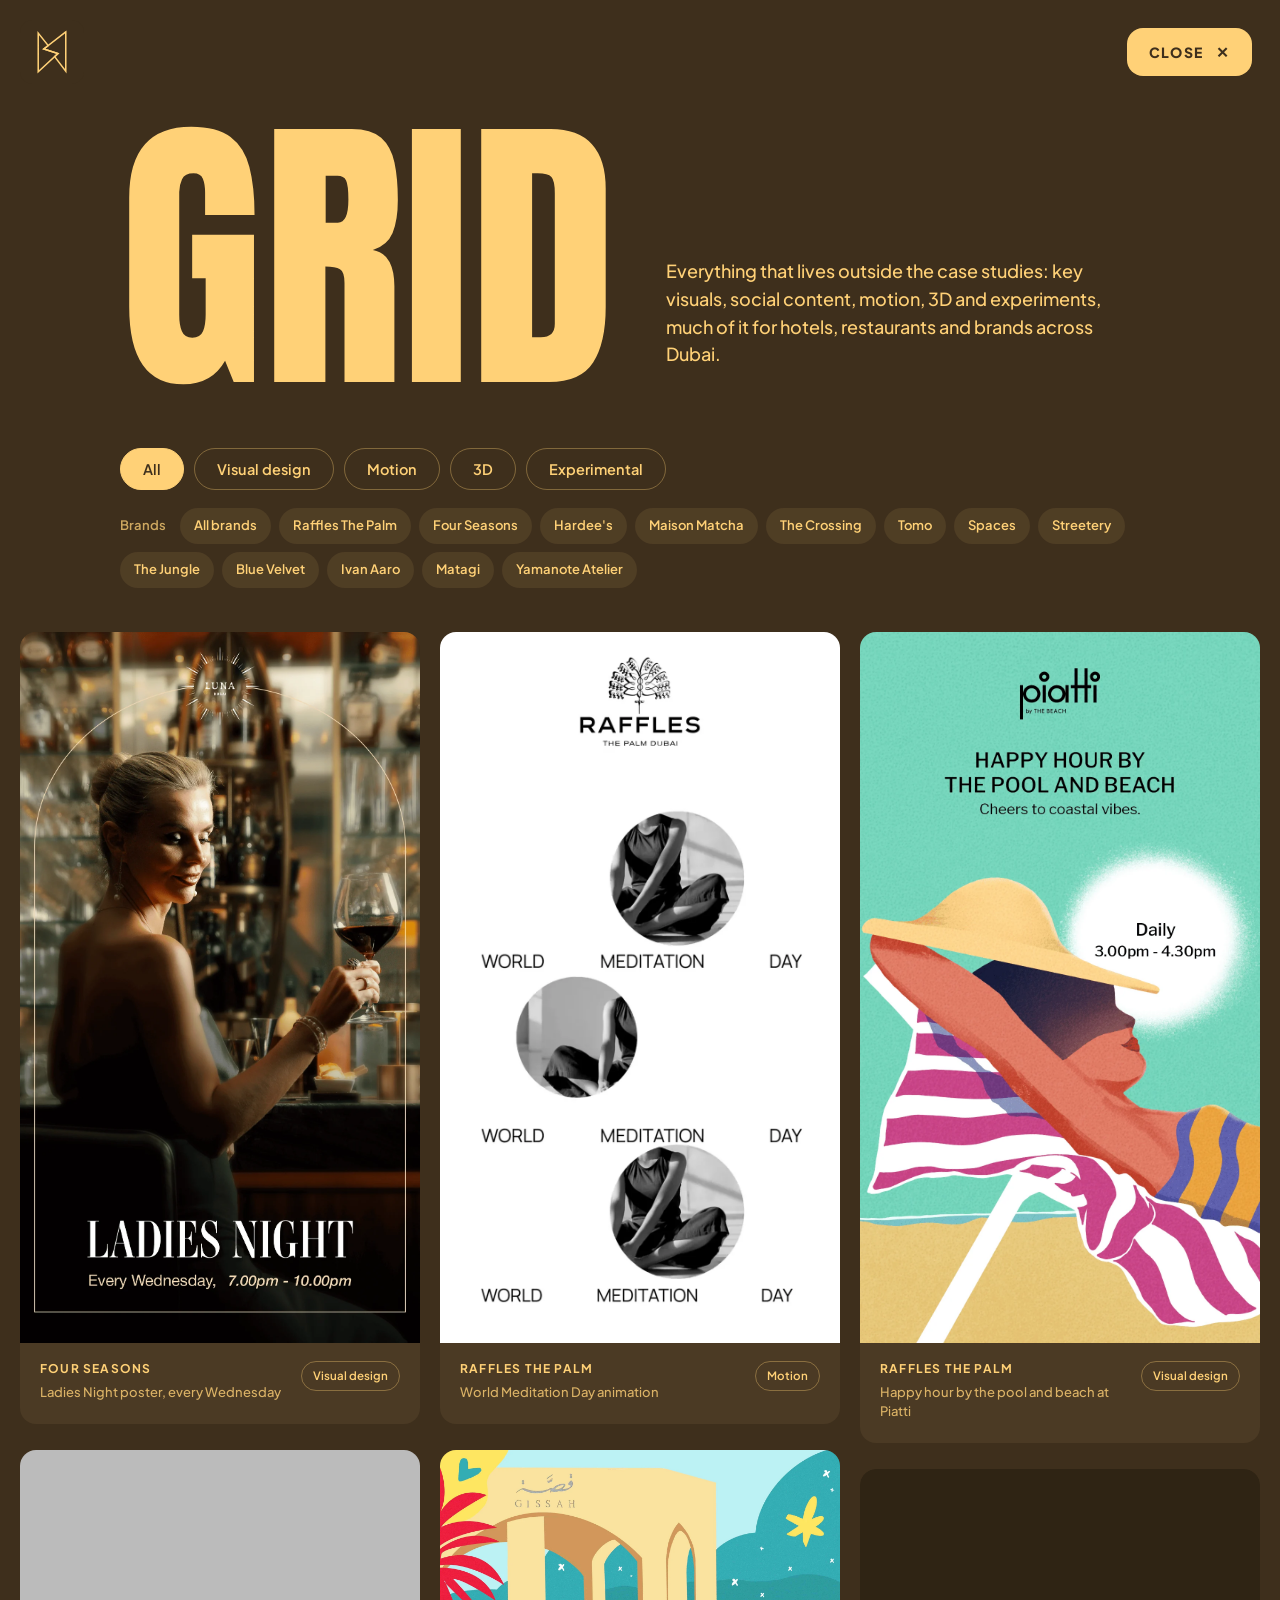
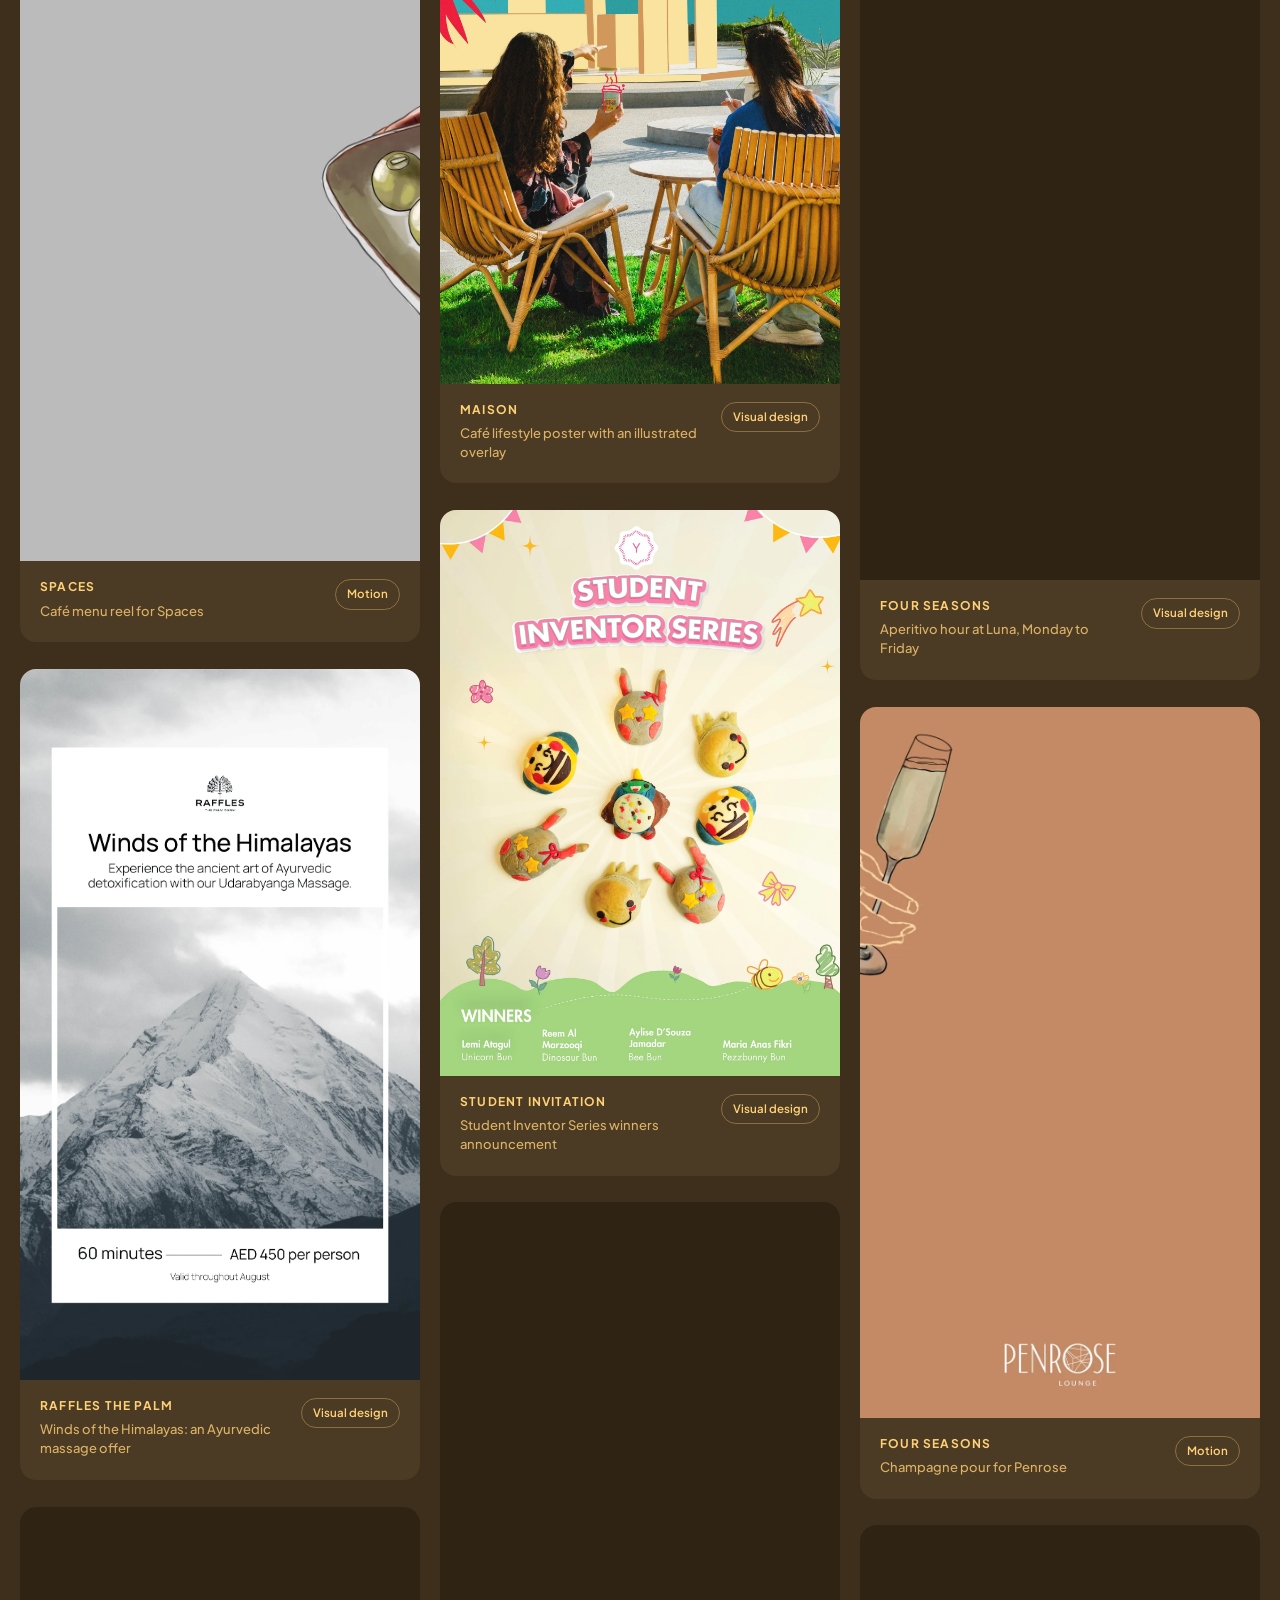
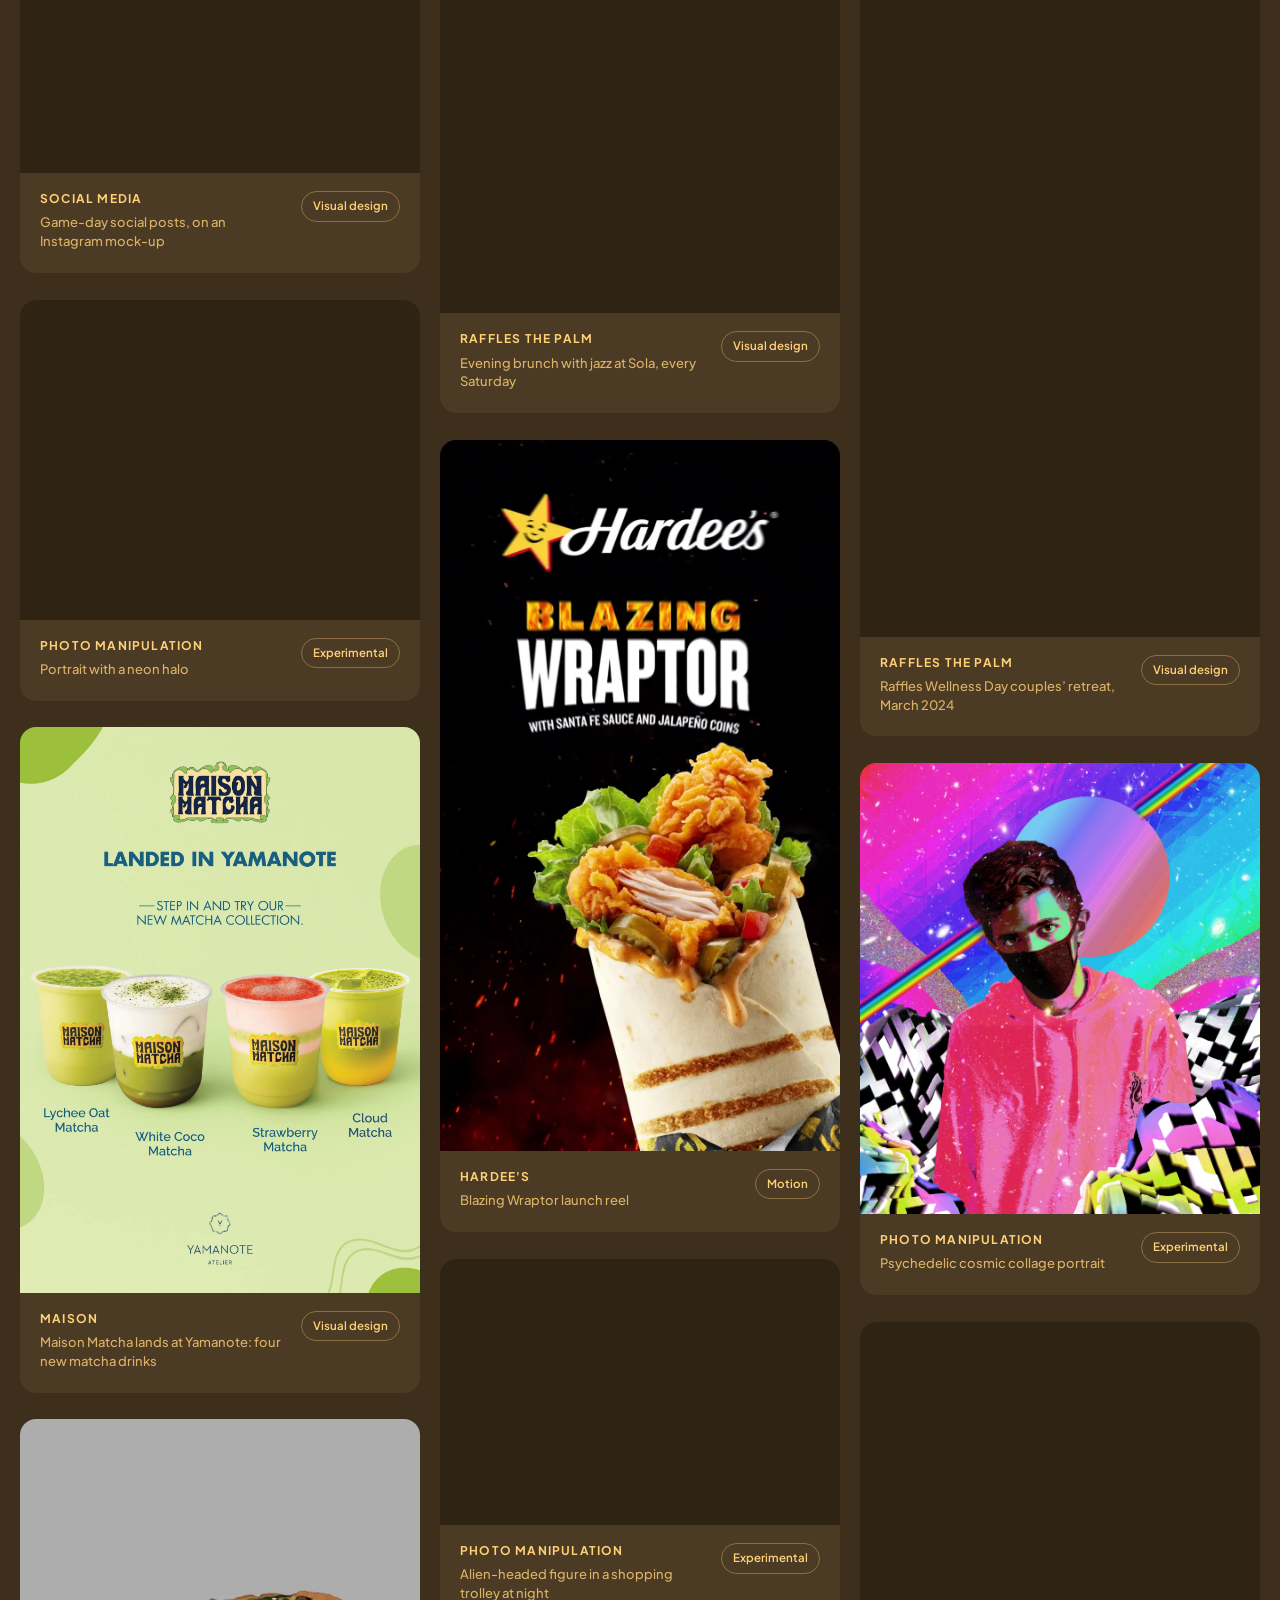
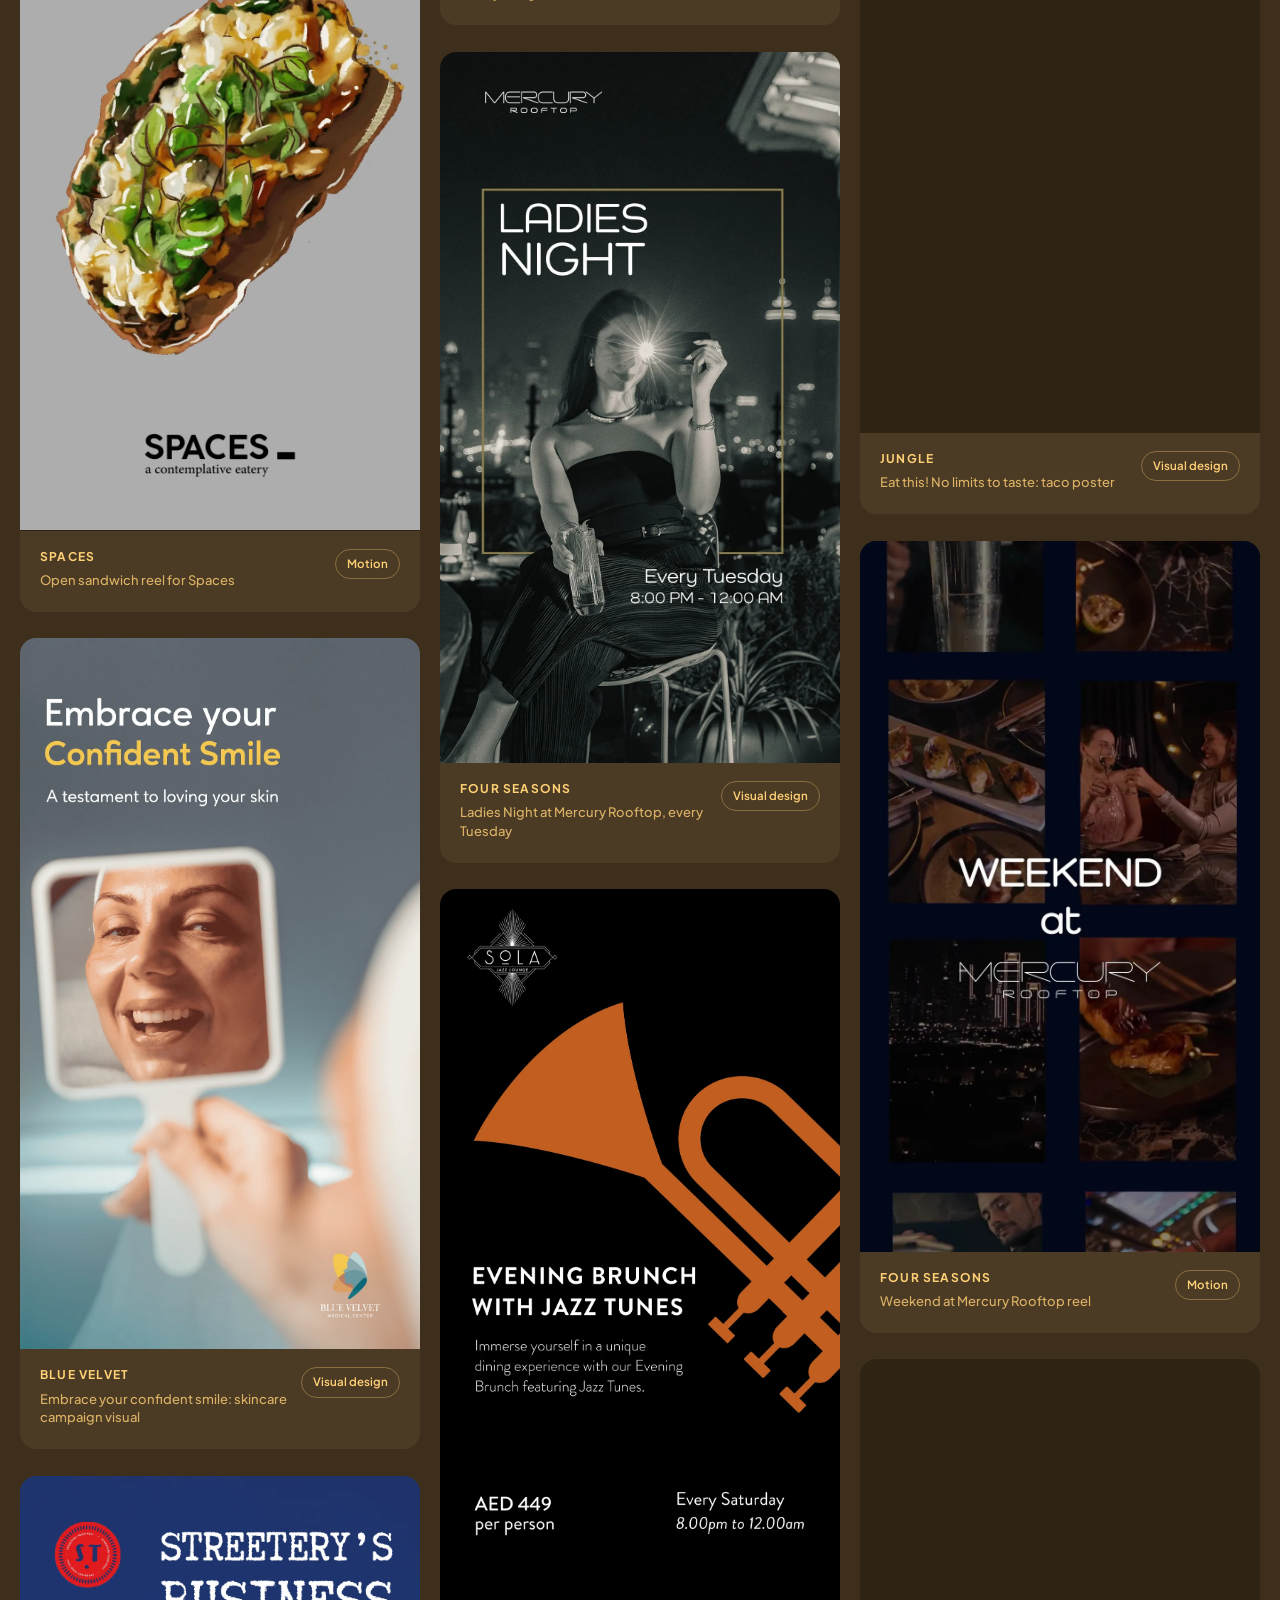
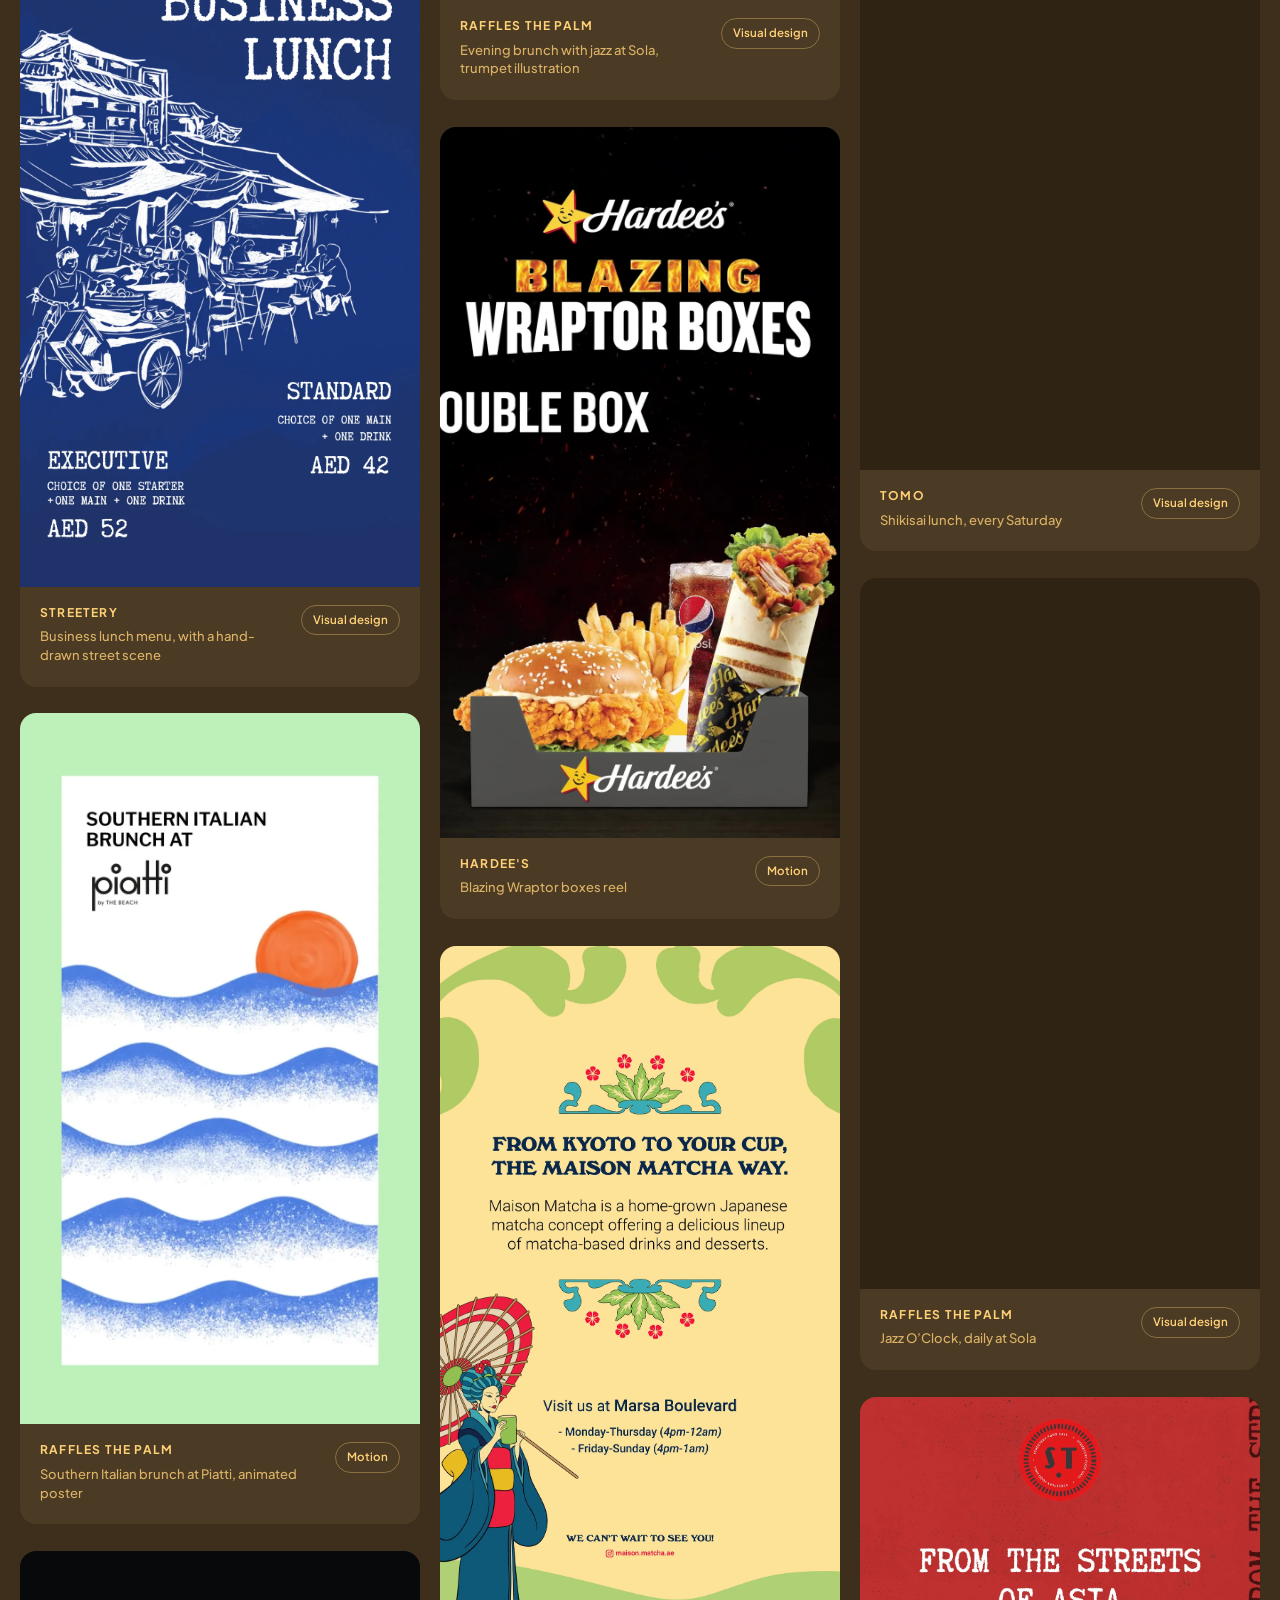
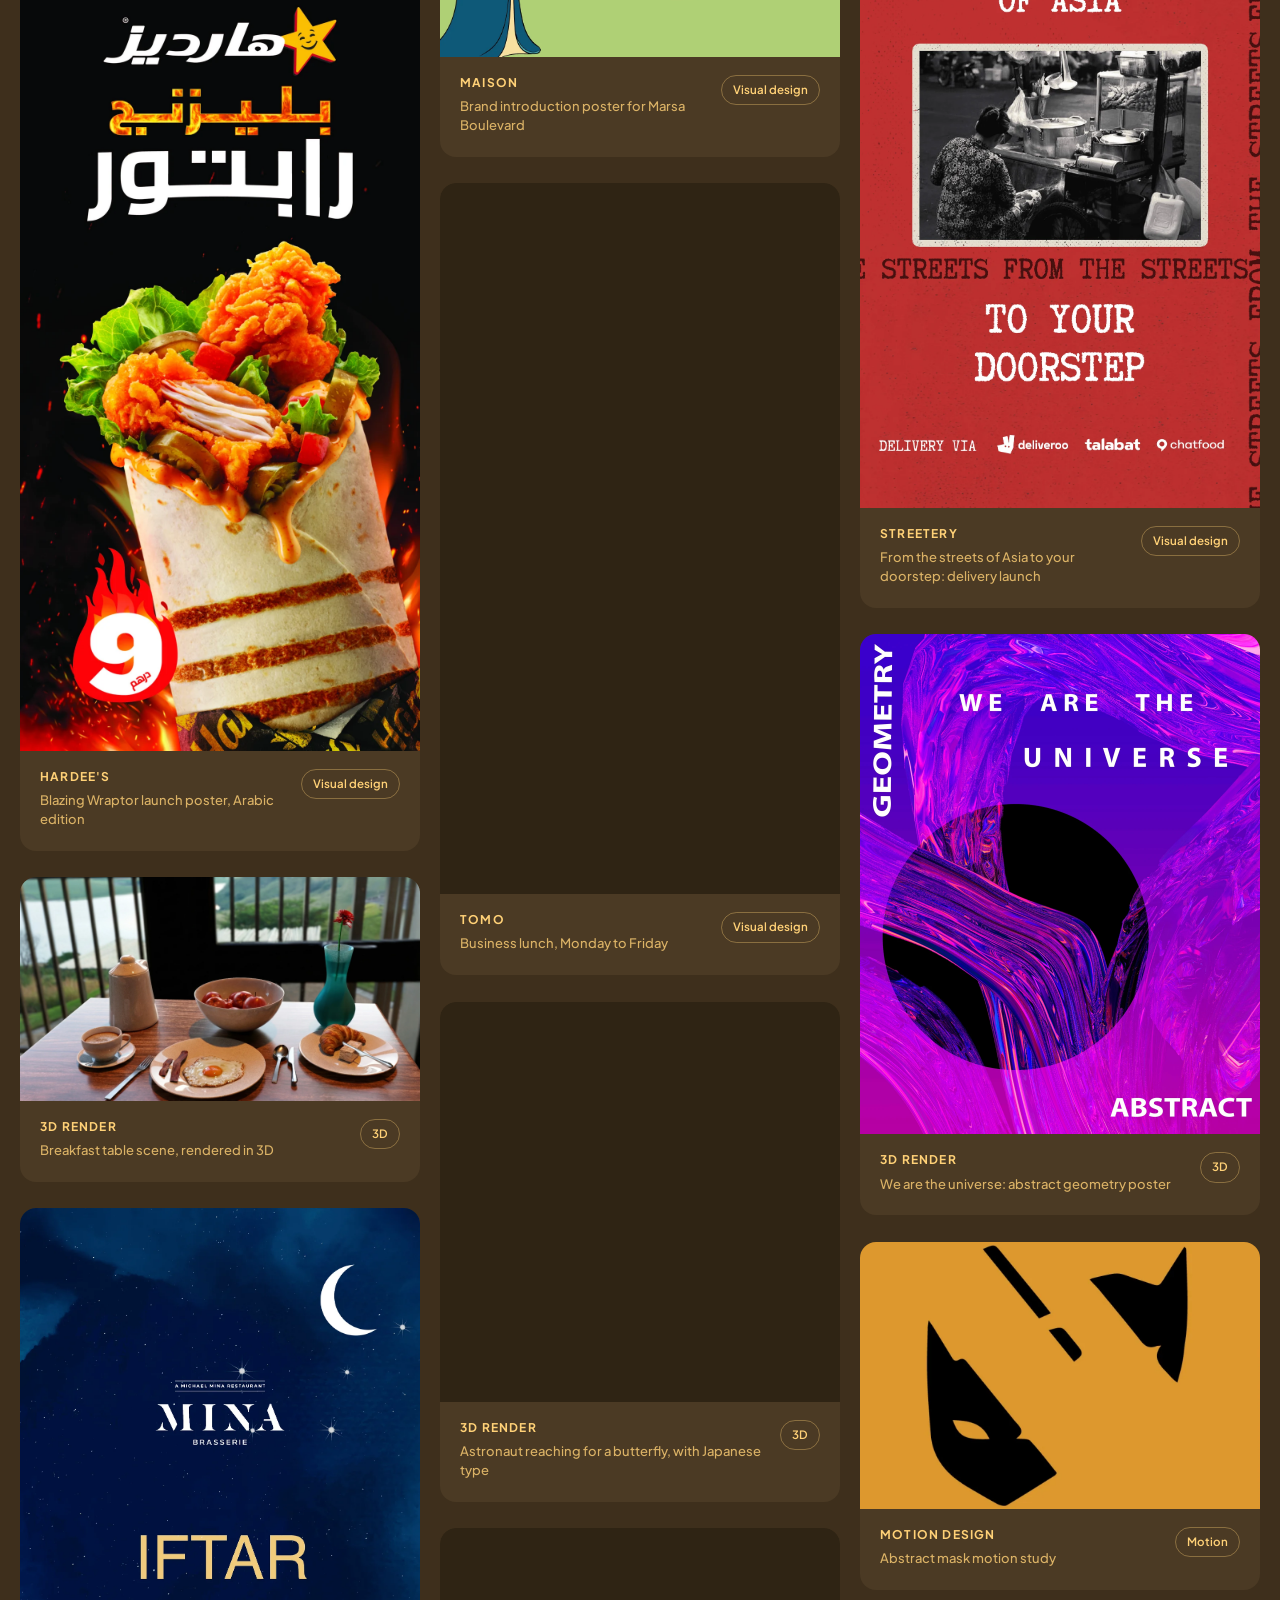
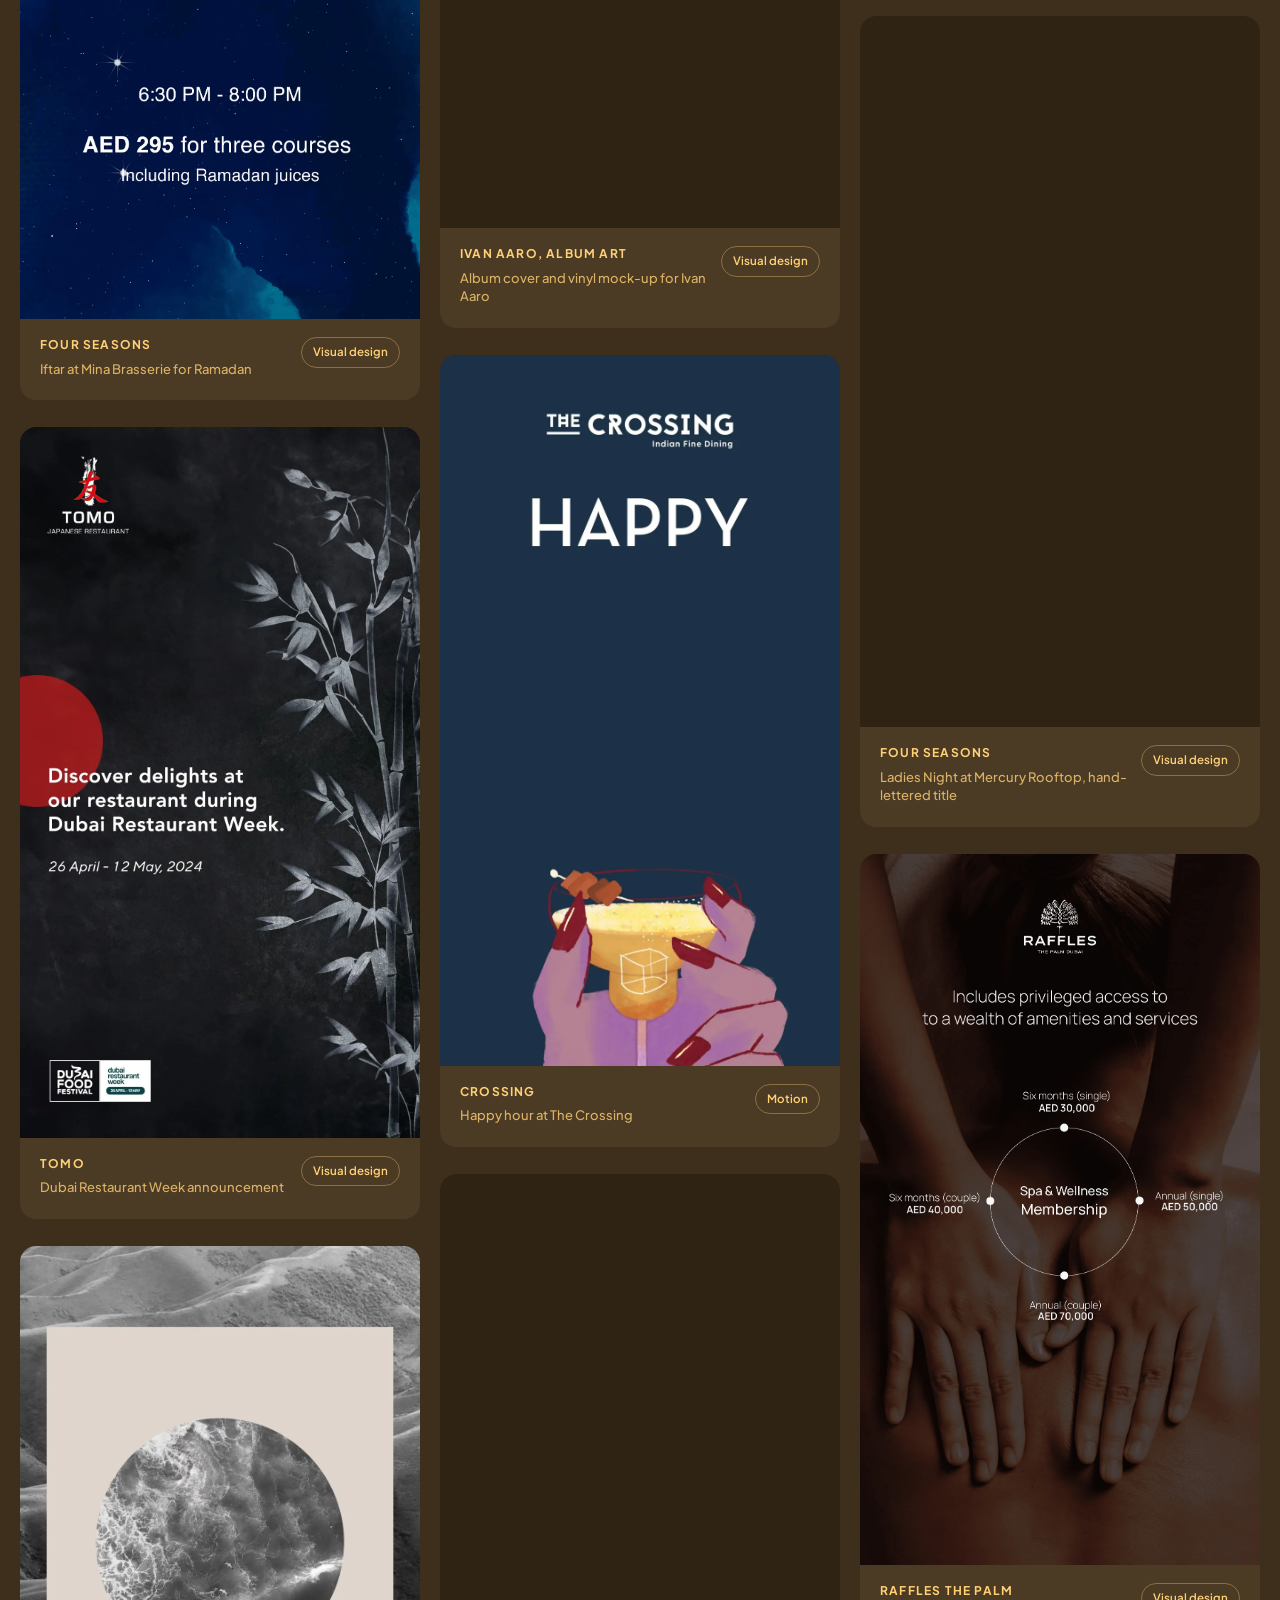
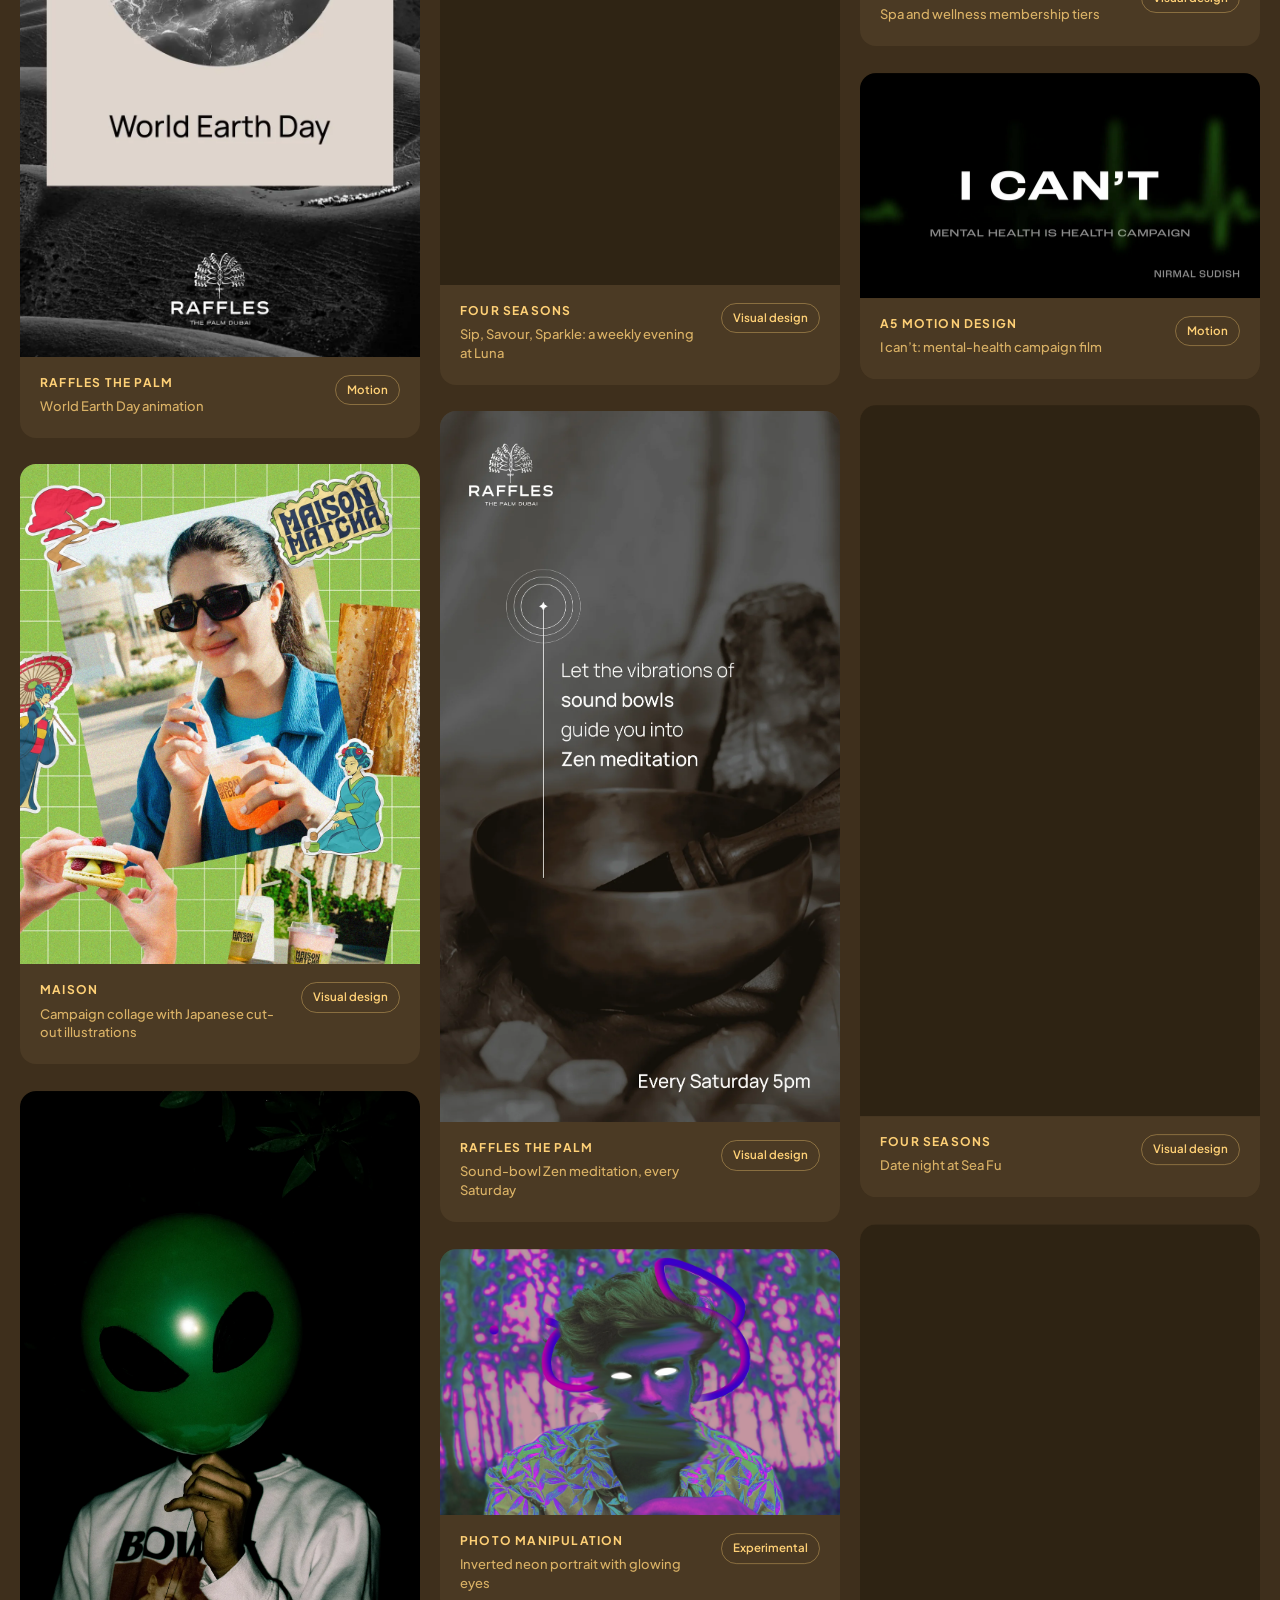
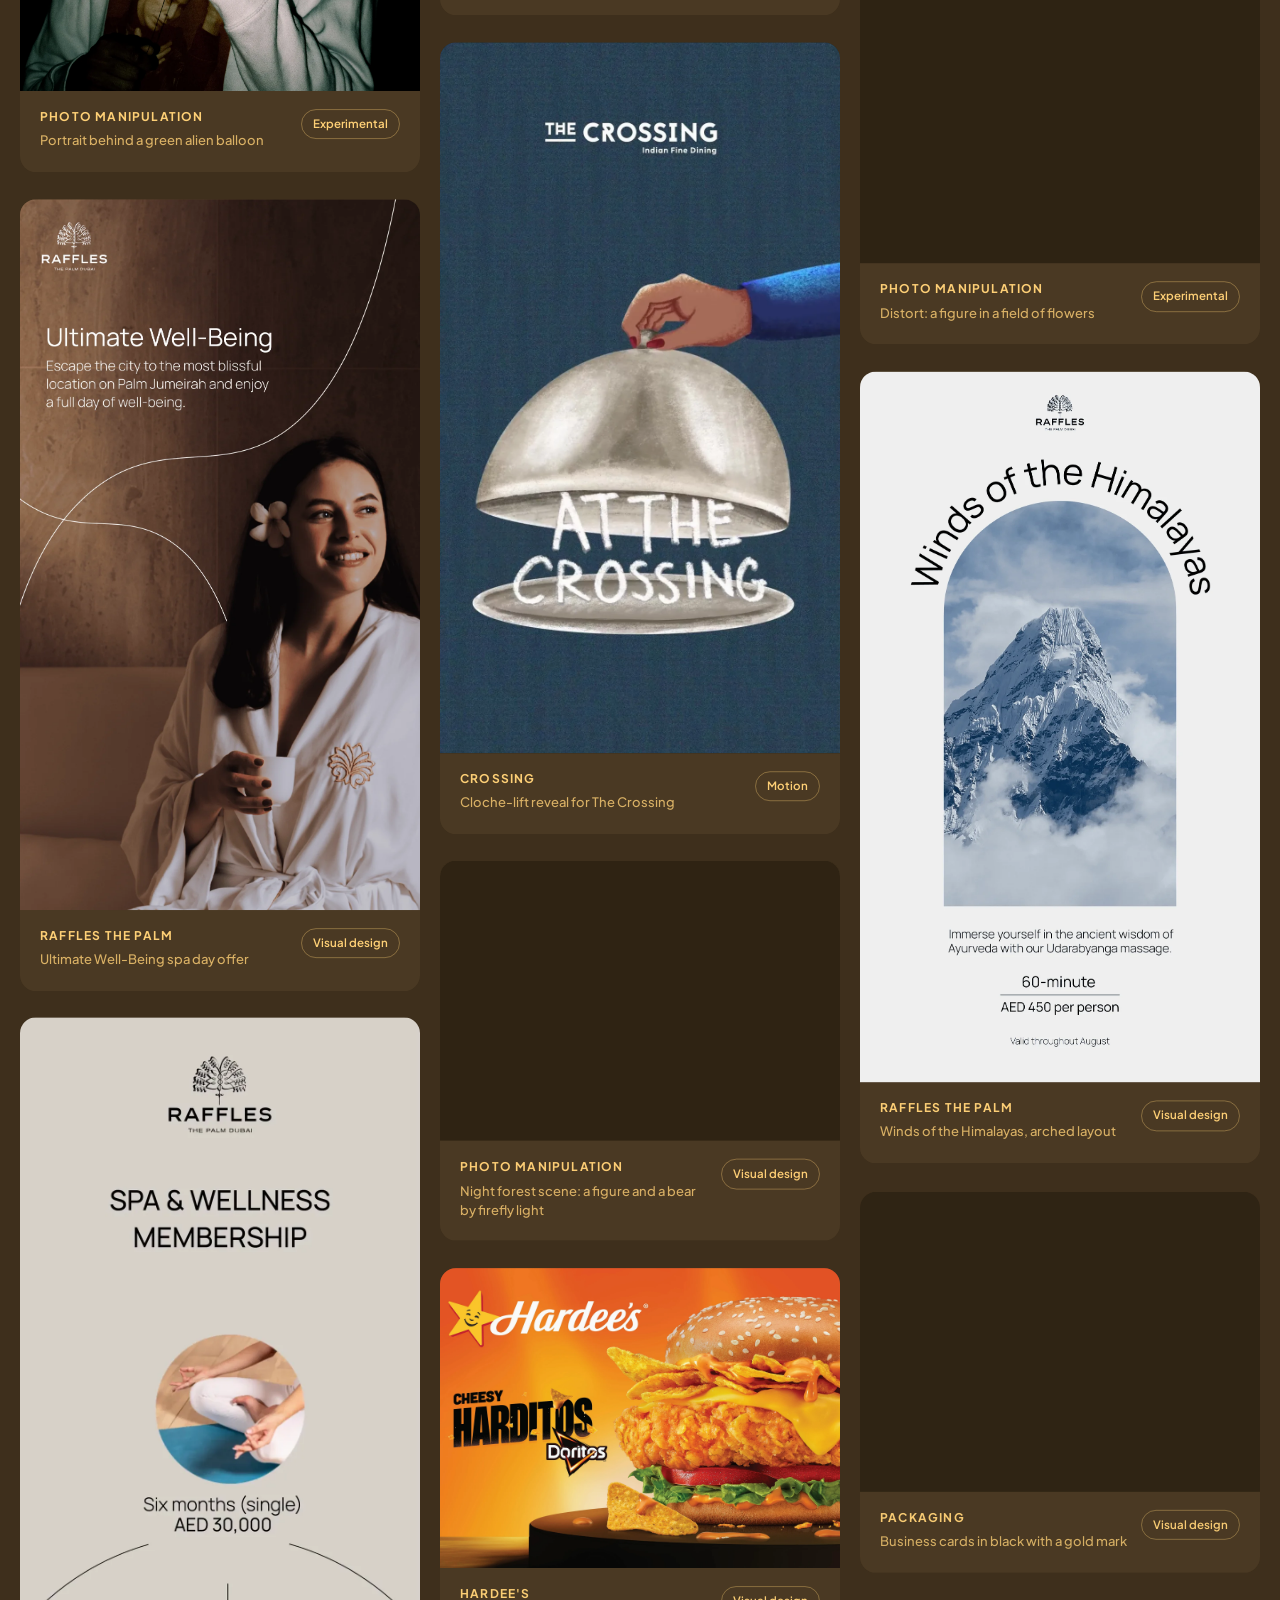
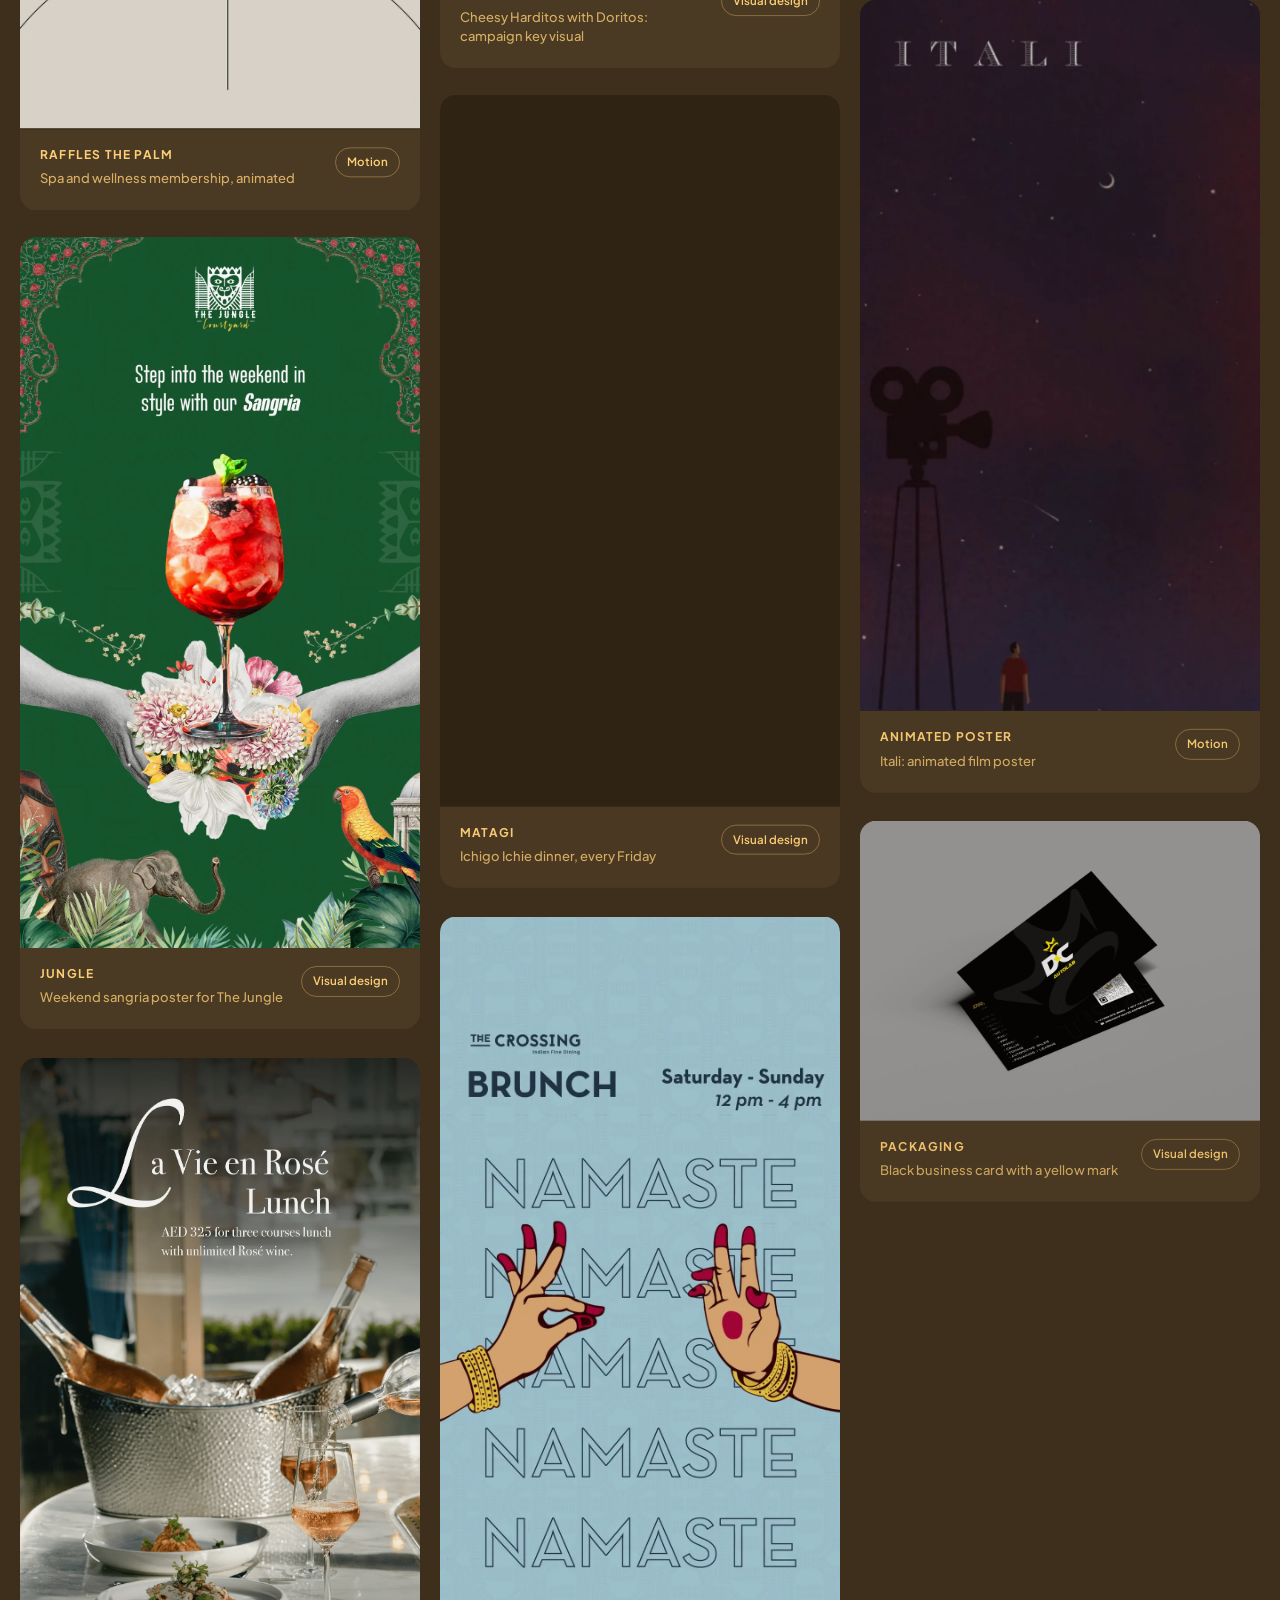
<file: grid.html>
<!DOCTYPE html>
<html lang="en">
<head>
  <meta charset="UTF-8">
  <meta name="viewport" content="width=device-width, initial-scale=1.0">
  <title>Grid · Nirmal Sudish</title>
  <meta name="description" content="Visual design, motion, 3D and experimental work by Nirmal Sudish, a multi-disciplinary designer in Dubai, UAE.">
  <link rel="icon" href="assets/brand/nirmal-plate.svg?v=3" type="image/svg+xml">
  <link rel="preconnect" href="https://fonts.googleapis.com">
  <link rel="preconnect" href="https://fonts.gstatic.com" crossorigin>
  <link href="https://fonts.googleapis.com/css2?family=Anton&family=Bebas+Neue&family=Caveat:wght@500;600;700&family=Ruthie&family=Allura&family=Space+Mono&family=Oswald:wght@700&family=Plus+Jakarta+Sans:wght@300;400;500;600;700;800&family=Space+Grotesk:wght@400;500;600;700&display=swap" rel="stylesheet">
  <link rel="stylesheet" href="style.css?v=2026102114051">
  <link rel="stylesheet" href="grid.css?v=202610231040">

  <!-- ==========================================================================
       LOGO NAVIGATION MORPH
       Scoped to this file on purpose: it is an overlay, so it adds nothing to
       the page's own layout and touches no existing rule except hiding the
       trigger while the panel stands in its place.

       The panel's resting CSS geometry IS the open state. JS seeds the closed
       state as inline styles taken from the logo's live rect, then clears them
       so the panel transitions out of the logo's own box rather than fading in.
       ========================================================================== -->
  <style>
    #navMorph {
      position: fixed;
      inset: 0;
      z-index: 60;
      visibility: hidden;
      pointer-events: none;
    }

    #navMorph.is-armed { visibility: visible; }

    /* The viewport ground going dark is what lets a pale panel read at all. */
    .navmorph-scrim {
      position: absolute;
      inset: 0;
      background-color: transparent;   /* catches taps to close; the page stays as it is */
      opacity: 0;
      transition: opacity 400ms cubic-bezier(0.22, 0.61, 0.36, 1);
    }

    #navMorph.is-open .navmorph-scrim { opacity: 1; pointer-events: auto; }

    .navmorph-panel {
      position: absolute;
      left: 16px;
      top: 11px;
      width: min(784px, calc(100vw - 32px));
      height: 120px;
      border-radius: 17px;
      background-color: #FFD177;
      overflow: hidden;
      pointer-events: auto;
      transition:
        left 400ms cubic-bezier(0.22, 0.61, 0.36, 1),
        top 400ms cubic-bezier(0.22, 0.61, 0.36, 1),
        width 400ms cubic-bezier(0.22, 0.61, 0.36, 1),
        height 400ms cubic-bezier(0.22, 0.61, 0.36, 1),
        border-radius 400ms cubic-bezier(0.22, 0.61, 0.36, 1);
    }

    .navmorph-links {
      position: absolute;
      left: 74px;
      top: 50%;
      transform: translateY(-50%);
      display: flex;
      align-items: center;
      gap: 96px;
      white-space: nowrap;
      opacity: 0;
      /* Closing: the text goes first, before the box starts contracting. */
      transition: opacity 120ms linear;
    }

    /* Opening: held back until the box has actually started opening out. */
    #navMorph.is-open .navmorph-links {
      opacity: 1;
      transition: opacity 240ms linear 150ms;
    }

    .navmorph-link {
      display: inline-flex;
      align-items: center;
      gap: 9px;
      font-family: "Plus Jakarta Sans", sans-serif;
      font-size: 19px;
      font-weight: 800;
      letter-spacing: 0.1em;
      text-transform: uppercase;
      color: #101010;
      text-decoration: none;
    }

    .navmorph-tri {
      font-size: 12px;
      line-height: 1;
      color: #101010;
    }

    /* The mark is the existing logo's own artwork used as a mask, so it takes
       the panel's black without a second copy of the file being drawn. */
    .navmorph-mark {
      position: absolute;
      top: 50%;
      right: 28px;
      width: 56px;
      height: 56px;
      transform: translateY(-50%);
      background-color: #101010;
      -webkit-mask: url("assets/brand/nirmal-mark.svg?v=3") center / contain no-repeat;
      mask: url("assets/brand/nirmal-mark.svg?v=3") center / contain no-repeat;
      transition:
        right 400ms cubic-bezier(0.22, 0.61, 0.36, 1),
        width 400ms cubic-bezier(0.22, 0.61, 0.36, 1),
        height 400ms cubic-bezier(0.22, 0.61, 0.36, 1);
    }

    /* The trigger steps aside while the panel occupies its box. */
    body.nav-open .hero-logo { opacity: 0; }

    @media (max-width: 820px) {
      .navmorph-panel { height: 92px; border-radius: 14px; }
      .navmorph-links { left: 40px; gap: 40px; }
      .navmorph-link { font-size: 15px; }
      .navmorph-mark { right: 18px; width: 42px; height: 42px; }
    }

    /* Phones: four links in one row would run under the mark, so they stack
       as large, thumb-sized rows down the panel, the mark at its right. */
    @media (max-width: 600px) {
      .navmorph-panel { left: 12px; top: 10px; width: calc(100vw - 24px); height: 252px; border-radius: 16px; }
      .navmorph-links { left: 26px; flex-direction: column; align-items: flex-start; gap: 0; }
      .navmorph-link { font-size: 21px; padding: 12px 0; }
      .navmorph-tri { font-size: 13px; }
      .navmorph-mark { right: 26px; width: 46px; height: 46px; }
    }

    /* Touch tablets keep the row, but each link gets a thumb-sized hit area;
       the row is centred, so it reads exactly the same. */
    @media (hover: none) and (pointer: coarse) and (min-width: 601px) {
      .navmorph-link { padding-block: 10px; }
    }
  </style>
</head>
<body class="grid-page">

  <!-- The mark that opens the navigation, where the homepage keeps it. -->
  <div class="hero-logo-wrap grid-logo" id="navTrigger">
    <a href="index.html" class="hero-logo" aria-label="Nirmal Sudish — home">
      <img src="assets/brand/nirmal-plate.svg?v=3" alt="" width="64" height="64">
    </a>
  </div>

  <a class="grid-close" id="gridClose" href="index.html#works-stack" aria-label="Close and go back to the work">
    Close<span aria-hidden="true">&#x2715;</span>
  </a>

  <main>
    <header class="grid-head">
      <h1 class="grid-title">Grid</h1>
      <p class="grid-intro">Everything that lives outside the case studies: key visuals, social
        content, motion, 3D and experiments, much of it for hotels, restaurants and brands
        across Dubai.</p>
    </header>

    <div class="grid-tabs" role="tablist" aria-label="Filter the grid">
      <button class="grid-tab is-active" role="tab" aria-selected="true" data-cat="all">All</button>
      <button class="grid-tab" role="tab" aria-selected="false" data-cat="visual">Visual design</button>
      <button class="grid-tab" role="tab" aria-selected="false" data-cat="motion">Motion</button>
      <button class="grid-tab" role="tab" aria-selected="false" data-cat="3d">3D</button>
      <button class="grid-tab" role="tab" aria-selected="false" data-cat="experimental">Experimental</button>
    </div>

    <div class="grid-brands" id="gridBrands" aria-label="Filter by brand"></div>

    <section class="grid-wall" id="gridWall" aria-label="Work">
      <article class="gcard" data-cat="visual">
        <button class="gcard-media" type="button" data-key="visual" data-i="0" aria-label="Open Four Seasons: Ladies Night poster, every Wednesday"><img src="assets/library/visual/fourseasonimg1.webp" alt="Four Seasons: Ladies Night poster, every Wednesday" loading="lazy" decoding="async" width="1125" height="2000"></button>
        <div class="gcard-info"><div class="gcard-text"><h2 class="gcard-title">Four Seasons</h2><p class="gcard-desc">Ladies Night poster, every Wednesday</p></div><span class="gcard-tag">Visual design</span></div>
      </article>
      <article class="gcard" data-cat="motion">
        <button class="gcard-media" type="button" data-key="motion" data-i="0" aria-label="Open Spaces: Café menu reel for Spaces"><video src="assets/library/motion/spaces1.mp4" poster="assets/library/motion/spaces1_thumb.webp" muted loop playsinline preload="none" width="900" height="1600"></video></button>
        <div class="gcard-info"><div class="gcard-text"><h2 class="gcard-title">Spaces</h2><p class="gcard-desc">Café menu reel for Spaces</p></div><span class="gcard-tag">Motion</span></div>
      </article>
      <article class="gcard" data-cat="visual">
        <button class="gcard-media" type="button" data-key="visual" data-i="1" aria-label="Open Raffles The Palm: Winds of the Himalayas: an Ayurvedic massage offer"><img src="assets/library/visual/rafflesimg5.webp" alt="Raffles The Palm: Winds of the Himalayas: an Ayurvedic massage offer" loading="lazy" decoding="async" width="1125" height="2000"></button>
        <div class="gcard-info"><div class="gcard-text"><h2 class="gcard-title">Raffles The Palm</h2><p class="gcard-desc">Winds of the Himalayas: an Ayurvedic massage offer</p></div><span class="gcard-tag">Visual design</span></div>
      </article>
      <article class="gcard" data-cat="visual">
        <button class="gcard-media" type="button" data-key="visual" data-i="2" aria-label="Open Social media: Game-day social posts, on an Instagram mock-up"><img src="assets/library/visual/social_media2.webp" alt="Social media: Game-day social posts, on an Instagram mock-up" loading="lazy" decoding="async" width="2000" height="1333"></button>
        <div class="gcard-info"><div class="gcard-text"><h2 class="gcard-title">Social media</h2><p class="gcard-desc">Game-day social posts, on an Instagram mock-up</p></div><span class="gcard-tag">Visual design</span></div>
      </article>
      <article class="gcard" data-cat="experimental">
        <button class="gcard-media" type="button" data-key="experimental" data-i="0" aria-label="Open Photo manipulation: Portrait with a neon halo"><img src="assets/library/experimental/photomanip1.webp" alt="Photo manipulation: Portrait with a neon halo" loading="lazy" decoding="async" width="2000" height="1600"></button>
        <div class="gcard-info"><div class="gcard-text"><h2 class="gcard-title">Photo manipulation</h2><p class="gcard-desc">Portrait with a neon halo</p></div><span class="gcard-tag">Experimental</span></div>
      </article>
      <article class="gcard" data-cat="visual">
        <button class="gcard-media" type="button" data-key="visual" data-i="3" aria-label="Open Maison: Maison Matcha lands at Yamanote: four new matcha drinks"><img src="assets/library/visual/maison2.webp" alt="Maison: Maison Matcha lands at Yamanote: four new matcha drinks" loading="lazy" decoding="async" width="1414" height="2000"></button>
        <div class="gcard-info"><div class="gcard-text"><h2 class="gcard-title">Maison</h2><p class="gcard-desc">Maison Matcha lands at Yamanote: four new matcha drinks</p></div><span class="gcard-tag">Visual design</span></div>
      </article>
      <article class="gcard" data-cat="motion">
        <button class="gcard-media" type="button" data-key="motion" data-i="1" aria-label="Open Spaces: Open sandwich reel for Spaces"><video src="assets/library/motion/spaces2.mp4" poster="assets/library/motion/spaces2_thumb.webp" muted loop playsinline preload="none" width="900" height="1600"></video></button>
        <div class="gcard-info"><div class="gcard-text"><h2 class="gcard-title">Spaces</h2><p class="gcard-desc">Open sandwich reel for Spaces</p></div><span class="gcard-tag">Motion</span></div>
      </article>
      <article class="gcard" data-cat="visual">
        <button class="gcard-media" type="button" data-key="visual" data-i="4" aria-label="Open Blue Velvet: Embrace your confident smile: skincare campaign visual"><img src="assets/library/visual/bluevelvetimg1.webp" alt="Blue Velvet: Embrace your confident smile: skincare campaign visual" loading="lazy" decoding="async" width="1125" height="2000"></button>
        <div class="gcard-info"><div class="gcard-text"><h2 class="gcard-title">Blue Velvet</h2><p class="gcard-desc">Embrace your confident smile: skincare campaign visual</p></div><span class="gcard-tag">Visual design</span></div>
      </article>
      <article class="gcard" data-cat="visual">
        <button class="gcard-media" type="button" data-key="visual" data-i="5" aria-label="Open Streetery: Business lunch menu, with a hand-drawn street scene"><img src="assets/library/visual/streeteryimg2.webp" alt="Streetery: Business lunch menu, with a hand-drawn street scene" loading="lazy" decoding="async" width="1080" height="1920"></button>
        <div class="gcard-info"><div class="gcard-text"><h2 class="gcard-title">Streetery</h2><p class="gcard-desc">Business lunch menu, with a hand-drawn street scene</p></div><span class="gcard-tag">Visual design</span></div>
      </article>
      <article class="gcard" data-cat="motion">
        <button class="gcard-media" type="button" data-key="motion" data-i="2" aria-label="Open Raffles The Palm: Southern Italian brunch at Piatti, animated poster"><video src="assets/library/motion/raffles4.mp4" poster="assets/library/motion/raffles4_thumb.webp" muted loop playsinline preload="none" width="900" height="1600"></video></button>
        <div class="gcard-info"><div class="gcard-text"><h2 class="gcard-title">Raffles The Palm</h2><p class="gcard-desc">Southern Italian brunch at Piatti, animated poster</p></div><span class="gcard-tag">Motion</span></div>
      </article>
      <article class="gcard" data-cat="visual">
        <button class="gcard-media" type="button" data-key="visual" data-i="6" aria-label="Open Hardee&#x27;s"><img src="assets/library/visual/hardeesimg1.webp" alt="Hardee&#x27;s: Blazing Wraptor launch poster, Arabic edition" loading="lazy" decoding="async" width="1000" height="2000"></button>
        <div class="gcard-info"><div class="gcard-text"><h2 class="gcard-title">Hardee&#x27;s</h2><p class="gcard-desc">Blazing Wraptor launch poster, Arabic edition</p></div><span class="gcard-tag">Visual design</span></div>
      </article>
      <article class="gcard" data-cat="3d">
        <button class="gcard-media" type="button" data-key="3d" data-i="0" aria-label="Open 3D render: Breakfast table scene, rendered in 3D"><img src="assets/library/3d/3d-1.webp" alt="3D render: Breakfast table scene, rendered in 3D" loading="lazy" decoding="async" width="2000" height="1116"></button>
        <div class="gcard-info"><div class="gcard-text"><h2 class="gcard-title">3D render</h2><p class="gcard-desc">Breakfast table scene, rendered in 3D</p></div><span class="gcard-tag">3D</span></div>
      </article>
      <article class="gcard" data-cat="visual">
        <button class="gcard-media" type="button" data-key="visual" data-i="7" aria-label="Open Four Seasons: Iftar at Mina Brasserie for Ramadan"><img src="assets/library/visual/fourseasonimg8.webp" alt="Four Seasons: Iftar at Mina Brasserie for Ramadan" loading="lazy" decoding="async" width="1125" height="2000"></button>
        <div class="gcard-info"><div class="gcard-text"><h2 class="gcard-title">Four Seasons</h2><p class="gcard-desc">Iftar at Mina Brasserie for Ramadan</p></div><span class="gcard-tag">Visual design</span></div>
      </article>
      <article class="gcard" data-cat="visual">
        <button class="gcard-media" type="button" data-key="visual" data-i="8" aria-label="Open Tomo: Dubai Restaurant Week announcement"><img src="assets/library/visual/tomoimg1.webp" alt="Tomo: Dubai Restaurant Week announcement" loading="lazy" decoding="async" width="1080" height="1920"></button>
        <div class="gcard-info"><div class="gcard-text"><h2 class="gcard-title">Tomo</h2><p class="gcard-desc">Dubai Restaurant Week announcement</p></div><span class="gcard-tag">Visual design</span></div>
      </article>
      <article class="gcard" data-cat="motion">
        <button class="gcard-media" type="button" data-key="motion" data-i="3" aria-label="Open Raffles The Palm: World Earth Day animation"><video src="assets/library/motion/raffles5.mp4" poster="assets/library/motion/raffles5_thumb.webp" muted loop playsinline preload="none" width="900" height="1600"></video></button>
        <div class="gcard-info"><div class="gcard-text"><h2 class="gcard-title">Raffles The Palm</h2><p class="gcard-desc">World Earth Day animation</p></div><span class="gcard-tag">Motion</span></div>
      </article>
      <article class="gcard" data-cat="visual">
        <button class="gcard-media" type="button" data-key="visual" data-i="9" aria-label="Open Maison: Campaign collage with Japanese cut-out illustrations"><img src="assets/library/visual/maison1.webp" alt="Maison: Campaign collage with Japanese cut-out illustrations" loading="lazy" decoding="async" width="1080" height="1350"></button>
        <div class="gcard-info"><div class="gcard-text"><h2 class="gcard-title">Maison</h2><p class="gcard-desc">Campaign collage with Japanese cut-out illustrations</p></div><span class="gcard-tag">Visual design</span></div>
      </article>
      <article class="gcard" data-cat="experimental">
        <button class="gcard-media" type="button" data-key="experimental" data-i="1" aria-label="Open Photo manipulation: Portrait behind a green alien balloon"><img src="assets/library/experimental/photomanip2.webp" alt="Photo manipulation: Portrait behind a green alien balloon" loading="lazy" decoding="async" width="1333" height="2000"></button>
        <div class="gcard-info"><div class="gcard-text"><h2 class="gcard-title">Photo manipulation</h2><p class="gcard-desc">Portrait behind a green alien balloon</p></div><span class="gcard-tag">Experimental</span></div>
      </article>
      <article class="gcard" data-cat="visual">
        <button class="gcard-media" type="button" data-key="visual" data-i="10" aria-label="Open Raffles The Palm: Ultimate Well-Being spa day offer"><img src="assets/library/visual/rafflesimg1.webp" alt="Raffles The Palm: Ultimate Well-Being spa day offer" loading="lazy" decoding="async" width="1125" height="2000"></button>
        <div class="gcard-info"><div class="gcard-text"><h2 class="gcard-title">Raffles The Palm</h2><p class="gcard-desc">Ultimate Well-Being spa day offer</p></div><span class="gcard-tag">Visual design</span></div>
      </article>
      <article class="gcard" data-cat="motion">
        <button class="gcard-media" type="button" data-key="motion" data-i="4" aria-label="Open Raffles The Palm: Spa and wellness membership, animated"><video src="assets/library/motion/raffles6.mp4" poster="assets/library/motion/raffles6_thumb.webp" muted loop playsinline preload="none" width="900" height="1600"></video></button>
        <div class="gcard-info"><div class="gcard-text"><h2 class="gcard-title">Raffles The Palm</h2><p class="gcard-desc">Spa and wellness membership, animated</p></div><span class="gcard-tag">Motion</span></div>
      </article>
      <article class="gcard" data-cat="visual">
        <button class="gcard-media" type="button" data-key="visual" data-i="11" aria-label="Open Jungle: Weekend sangria poster for The Jungle"><img src="assets/library/visual/jungleimg1.webp" alt="Jungle: Weekend sangria poster for The Jungle" loading="lazy" decoding="async" width="1080" height="1920"></button>
        <div class="gcard-info"><div class="gcard-text"><h2 class="gcard-title">Jungle</h2><p class="gcard-desc">Weekend sangria poster for The Jungle</p></div><span class="gcard-tag">Visual design</span></div>
      </article>
      <article class="gcard" data-cat="visual">
        <button class="gcard-media" type="button" data-key="visual" data-i="12" aria-label="Open Four Seasons: La Vie en Rosé lunch at Mina Brasserie, Friday to Sunday"><img src="assets/library/visual/fourseasonimg3.webp" alt="Four Seasons: La Vie en Rosé lunch at Mina Brasserie, Friday to Sunday" loading="lazy" decoding="async" width="1125" height="2000"></button>
        <div class="gcard-info"><div class="gcard-text"><h2 class="gcard-title">Four Seasons</h2><p class="gcard-desc">La Vie en Rosé lunch at Mina Brasserie, Friday to Sunday</p></div><span class="gcard-tag">Visual design</span></div>
      </article>
      <article class="gcard" data-cat="motion">
        <button class="gcard-media" type="button" data-key="motion" data-i="5" aria-label="Open Raffles The Palm: World Meditation Day animation"><video src="assets/library/motion/raffles7.mp4" poster="assets/library/motion/raffles7_thumb.webp" muted loop playsinline preload="none" width="900" height="1600"></video></button>
        <div class="gcard-info"><div class="gcard-text"><h2 class="gcard-title">Raffles The Palm</h2><p class="gcard-desc">World Meditation Day animation</p></div><span class="gcard-tag">Motion</span></div>
      </article>
      <article class="gcard" data-cat="visual">
        <button class="gcard-media" type="button" data-key="visual" data-i="13" aria-label="Open Maison: Café lifestyle poster with an illustrated overlay"><img src="assets/library/visual/maison4.webp" alt="Maison: Café lifestyle poster with an illustrated overlay" loading="lazy" decoding="async" width="1500" height="2000"></button>
        <div class="gcard-info"><div class="gcard-text"><h2 class="gcard-title">Maison</h2><p class="gcard-desc">Café lifestyle poster with an illustrated overlay</p></div><span class="gcard-tag">Visual design</span></div>
      </article>
      <article class="gcard" data-cat="visual">
        <button class="gcard-media" type="button" data-key="visual" data-i="14" aria-label="Open Student invitation: Student Inventor Series winners announcement"><img src="assets/library/visual/studentinv1.webp" alt="Student invitation: Student Inventor Series winners announcement" loading="lazy" decoding="async" width="1414" height="2000"></button>
        <div class="gcard-info"><div class="gcard-text"><h2 class="gcard-title">Student invitation</h2><p class="gcard-desc">Student Inventor Series winners announcement</p></div><span class="gcard-tag">Visual design</span></div>
      </article>
      <article class="gcard" data-cat="visual">
        <button class="gcard-media" type="button" data-key="visual" data-i="15" aria-label="Open Raffles The Palm: Evening brunch with jazz at Sola, every Saturday"><img src="assets/library/visual/rafflesimg9.webp" alt="Raffles The Palm: Evening brunch with jazz at Sola, every Saturday" loading="lazy" decoding="async" width="1080" height="1920"></button>
        <div class="gcard-info"><div class="gcard-text"><h2 class="gcard-title">Raffles The Palm</h2><p class="gcard-desc">Evening brunch with jazz at Sola, every Saturday</p></div><span class="gcard-tag">Visual design</span></div>
      </article>
      <article class="gcard" data-cat="motion">
        <button class="gcard-media" type="button" data-key="motion" data-i="6" aria-label="Open Hardee&#x27;s"><video src="assets/library/motion/hardees1.mp4" poster="assets/library/motion/hardees1_thumb.webp" muted loop playsinline preload="none" width="900" height="1600"></video></button>
        <div class="gcard-info"><div class="gcard-text"><h2 class="gcard-title">Hardee&#x27;s</h2><p class="gcard-desc">Blazing Wraptor launch reel</p></div><span class="gcard-tag">Motion</span></div>
      </article>
      <article class="gcard" data-cat="experimental">
        <button class="gcard-media" type="button" data-key="experimental" data-i="2" aria-label="Open Photo manipulation: Alien-headed figure in a shopping trolley at night"><img src="assets/library/experimental/photomanip3.webp" alt="Photo manipulation: Alien-headed figure in a shopping trolley at night" loading="lazy" decoding="async" width="2000" height="1333"></button>
        <div class="gcard-info"><div class="gcard-text"><h2 class="gcard-title">Photo manipulation</h2><p class="gcard-desc">Alien-headed figure in a shopping trolley at night</p></div><span class="gcard-tag">Experimental</span></div>
      </article>
      <article class="gcard" data-cat="visual">
        <button class="gcard-media" type="button" data-key="visual" data-i="16" aria-label="Open Four Seasons: Ladies Night at Mercury Rooftop, every Tuesday"><img src="assets/library/visual/fourseasonimg10.webp" alt="Four Seasons: Ladies Night at Mercury Rooftop, every Tuesday" loading="lazy" decoding="async" width="1080" height="1920"></button>
        <div class="gcard-info"><div class="gcard-text"><h2 class="gcard-title">Four Seasons</h2><p class="gcard-desc">Ladies Night at Mercury Rooftop, every Tuesday</p></div><span class="gcard-tag">Visual design</span></div>
      </article>
      <article class="gcard" data-cat="visual">
        <button class="gcard-media" type="button" data-key="visual" data-i="17" aria-label="Open Raffles The Palm: Evening brunch with jazz at Sola, trumpet illustration"><img src="assets/library/visual/rafflesimg2.webp" alt="Raffles The Palm: Evening brunch with jazz at Sola, trumpet illustration" loading="lazy" decoding="async" width="1125" height="2000"></button>
        <div class="gcard-info"><div class="gcard-text"><h2 class="gcard-title">Raffles The Palm</h2><p class="gcard-desc">Evening brunch with jazz at Sola, trumpet illustration</p></div><span class="gcard-tag">Visual design</span></div>
      </article>
      <article class="gcard" data-cat="motion">
        <button class="gcard-media" type="button" data-key="motion" data-i="7" aria-label="Open Hardee&#x27;s"><video src="assets/library/motion/hardees2.mp4" poster="assets/library/motion/hardees2_thumb.webp" muted loop playsinline preload="none" width="900" height="1600"></video></button>
        <div class="gcard-info"><div class="gcard-text"><h2 class="gcard-title">Hardee&#x27;s</h2><p class="gcard-desc">Blazing Wraptor boxes reel</p></div><span class="gcard-tag">Motion</span></div>
      </article>
      <article class="gcard" data-cat="visual">
        <button class="gcard-media" type="button" data-key="visual" data-i="18" aria-label="Open Maison: Brand introduction poster for Marsa Boulevard"><img src="assets/library/visual/maison3.webp" alt="Maison: Brand introduction poster for Marsa Boulevard" loading="lazy" decoding="async" width="1125" height="2000"></button>
        <div class="gcard-info"><div class="gcard-text"><h2 class="gcard-title">Maison</h2><p class="gcard-desc">Brand introduction poster for Marsa Boulevard</p></div><span class="gcard-tag">Visual design</span></div>
      </article>
      <article class="gcard" data-cat="visual">
        <button class="gcard-media" type="button" data-key="visual" data-i="19" aria-label="Open Tomo: Business lunch, Monday to Friday"><img src="assets/library/visual/tomoimg3.webp" alt="Tomo: Business lunch, Monday to Friday" loading="lazy" decoding="async" width="1080" height="1920"></button>
        <div class="gcard-info"><div class="gcard-text"><h2 class="gcard-title">Tomo</h2><p class="gcard-desc">Business lunch, Monday to Friday</p></div><span class="gcard-tag">Visual design</span></div>
      </article>
      <article class="gcard" data-cat="3d">
        <button class="gcard-media" type="button" data-key="3d" data-i="1" aria-label="Open 3D render: Astronaut reaching for a butterfly, with Japanese type"><img src="assets/library/3d/3d-2.webp" alt="3D render: Astronaut reaching for a butterfly, with Japanese type" loading="lazy" decoding="async" width="1800" height="1800"></button>
        <div class="gcard-info"><div class="gcard-text"><h2 class="gcard-title">3D render</h2><p class="gcard-desc">Astronaut reaching for a butterfly, with Japanese type</p></div><span class="gcard-tag">3D</span></div>
      </article>
      <article class="gcard" data-cat="visual">
        <button class="gcard-media" type="button" data-key="visual" data-i="20" aria-label="Open Ivan Aaro, album art: Album cover and vinyl mock-up for Ivan Aaro"><img src="assets/library/visual/ivanaaro--album-art-light.webp" alt="Ivan Aaro, album art: Album cover and vinyl mock-up for Ivan Aaro" loading="lazy" decoding="async" width="2000" height="1500"></button>
        <div class="gcard-info"><div class="gcard-text"><h2 class="gcard-title">Ivan Aaro, album art</h2><p class="gcard-desc">Album cover and vinyl mock-up for Ivan Aaro</p></div><span class="gcard-tag">Visual design</span></div>
      </article>
      <article class="gcard" data-cat="motion">
        <button class="gcard-media" type="button" data-key="motion" data-i="8" aria-label="Open Crossing: Happy hour at The Crossing"><video src="assets/library/motion/crossing1.mp4" poster="assets/library/motion/crossing1_thumb.webp" muted loop playsinline preload="none" width="900" height="1600"></video></button>
        <div class="gcard-info"><div class="gcard-text"><h2 class="gcard-title">Crossing</h2><p class="gcard-desc">Happy hour at The Crossing</p></div><span class="gcard-tag">Motion</span></div>
      </article>
      <article class="gcard" data-cat="visual">
        <button class="gcard-media" type="button" data-key="visual" data-i="21" aria-label="Open Four Seasons: Sip, Savour, Sparkle: a weekly evening at Luna"><img src="assets/library/visual/fourseasonimg5.webp" alt="Four Seasons: Sip, Savour, Sparkle: a weekly evening at Luna" loading="lazy" decoding="async" width="1125" height="2000"></button>
        <div class="gcard-info"><div class="gcard-text"><h2 class="gcard-title">Four Seasons</h2><p class="gcard-desc">Sip, Savour, Sparkle: a weekly evening at Luna</p></div><span class="gcard-tag">Visual design</span></div>
      </article>
      <article class="gcard" data-cat="visual">
        <button class="gcard-media" type="button" data-key="visual" data-i="22" aria-label="Open Raffles The Palm: Sound-bowl Zen meditation, every Saturday"><img src="assets/library/visual/rafflesimg6.webp" alt="Raffles The Palm: Sound-bowl Zen meditation, every Saturday" loading="lazy" decoding="async" width="1125" height="2000"></button>
        <div class="gcard-info"><div class="gcard-text"><h2 class="gcard-title">Raffles The Palm</h2><p class="gcard-desc">Sound-bowl Zen meditation, every Saturday</p></div><span class="gcard-tag">Visual design</span></div>
      </article>
      <article class="gcard" data-cat="experimental">
        <button class="gcard-media" type="button" data-key="experimental" data-i="3" aria-label="Open Photo manipulation: Inverted neon portrait with glowing eyes"><img src="assets/library/experimental/photomanip4.webp" alt="Photo manipulation: Inverted neon portrait with glowing eyes" loading="lazy" decoding="async" width="2000" height="1333"></button>
        <div class="gcard-info"><div class="gcard-text"><h2 class="gcard-title">Photo manipulation</h2><p class="gcard-desc">Inverted neon portrait with glowing eyes</p></div><span class="gcard-tag">Experimental</span></div>
      </article>
      <article class="gcard" data-cat="motion">
        <button class="gcard-media" type="button" data-key="motion" data-i="9" aria-label="Open Crossing: Cloche-lift reveal for The Crossing"><video src="assets/library/motion/crossing2.mp4" poster="assets/library/motion/crossing2_thumb.webp" muted loop playsinline preload="none" width="900" height="1600"></video></button>
        <div class="gcard-info"><div class="gcard-text"><h2 class="gcard-title">Crossing</h2><p class="gcard-desc">Cloche-lift reveal for The Crossing</p></div><span class="gcard-tag">Motion</span></div>
      </article>
      <article class="gcard" data-cat="visual">
        <button class="gcard-media" type="button" data-key="visual" data-i="23" aria-label="Open Photo manipulation: Night forest scene: a figure and a bear by firefly light"><img src="assets/library/visual/manipulation-work.webp" alt="Photo manipulation: Night forest scene: a figure and a bear by firefly light" loading="lazy" decoding="async" width="2000" height="1400"></button>
        <div class="gcard-info"><div class="gcard-text"><h2 class="gcard-title">Photo manipulation</h2><p class="gcard-desc">Night forest scene: a figure and a bear by firefly light</p></div><span class="gcard-tag">Visual design</span></div>
      </article>
      <article class="gcard" data-cat="visual">
        <button class="gcard-media" type="button" data-key="visual" data-i="24" aria-label="Open Hardee&#x27;s"><img src="assets/library/visual/hardeesimg2.webp" alt="Hardee&#x27;s: Cheesy Harditos with Doritos: campaign key visual" loading="lazy" decoding="async" width="2000" height="1500"></button>
        <div class="gcard-info"><div class="gcard-text"><h2 class="gcard-title">Hardee&#x27;s</h2><p class="gcard-desc">Cheesy Harditos with Doritos: campaign key visual</p></div><span class="gcard-tag">Visual design</span></div>
      </article>
      <article class="gcard" data-cat="visual">
        <button class="gcard-media" type="button" data-key="visual" data-i="25" aria-label="Open Matagi: Ichigo Ichie dinner, every Friday"><img src="assets/library/visual/matagiimg1.webp" alt="Matagi: Ichigo Ichie dinner, every Friday" loading="lazy" decoding="async" width="1125" height="2000"></button>
        <div class="gcard-info"><div class="gcard-text"><h2 class="gcard-title">Matagi</h2><p class="gcard-desc">Ichigo Ichie dinner, every Friday</p></div><span class="gcard-tag">Visual design</span></div>
      </article>
      <article class="gcard" data-cat="motion">
        <button class="gcard-media" type="button" data-key="motion" data-i="10" aria-label="Open Crossing: Namaste brunch at The Crossing, weekends"><video src="assets/library/motion/crossing3.mp4" poster="assets/library/motion/crossing3_thumb.webp" muted loop playsinline preload="none" width="900" height="1600"></video></button>
        <div class="gcard-info"><div class="gcard-text"><h2 class="gcard-title">Crossing</h2><p class="gcard-desc">Namaste brunch at The Crossing, weekends</p></div><span class="gcard-tag">Motion</span></div>
      </article>
      <article class="gcard" data-cat="visual">
        <button class="gcard-media" type="button" data-key="visual" data-i="26" aria-label="Open Raffles The Palm: Happy hour by the pool and beach at Piatti"><img src="assets/library/visual/rafflesimg10.webp" alt="Raffles The Palm: Happy hour by the pool and beach at Piatti" loading="lazy" decoding="async" width="1080" height="1920"></button>
        <div class="gcard-info"><div class="gcard-text"><h2 class="gcard-title">Raffles The Palm</h2><p class="gcard-desc">Happy hour by the pool and beach at Piatti</p></div><span class="gcard-tag">Visual design</span></div>
      </article>
      <article class="gcard" data-cat="visual">
        <button class="gcard-media" type="button" data-key="visual" data-i="27" aria-label="Open Four Seasons: Aperitivo hour at Luna, Monday to Friday"><img src="assets/library/visual/fourseasonimg2.webp" alt="Four Seasons: Aperitivo hour at Luna, Monday to Friday" loading="lazy" decoding="async" width="1125" height="2000"></button>
        <div class="gcard-info"><div class="gcard-text"><h2 class="gcard-title">Four Seasons</h2><p class="gcard-desc">Aperitivo hour at Luna, Monday to Friday</p></div><span class="gcard-tag">Visual design</span></div>
      </article>
      <article class="gcard" data-cat="motion">
        <button class="gcard-media" type="button" data-key="motion" data-i="11" aria-label="Open Four Seasons: Champagne pour for Penrose"><video src="assets/library/motion/fourseason2.mp4" poster="assets/library/motion/fourseason2_thumb.webp" muted loop playsinline preload="none" width="900" height="1600"></video></button>
        <div class="gcard-info"><div class="gcard-text"><h2 class="gcard-title">Four Seasons</h2><p class="gcard-desc">Champagne pour for Penrose</p></div><span class="gcard-tag">Motion</span></div>
      </article>
      <article class="gcard" data-cat="visual">
        <button class="gcard-media" type="button" data-key="visual" data-i="28" aria-label="Open Raffles The Palm: Raffles Wellness Day couples’ retreat, March 2024"><img src="assets/library/visual/rafflesimg4.webp" alt="Raffles The Palm: Raffles Wellness Day couples’ retreat, March 2024" loading="lazy" decoding="async" width="1125" height="2000"></button>
        <div class="gcard-info"><div class="gcard-text"><h2 class="gcard-title">Raffles The Palm</h2><p class="gcard-desc">Raffles Wellness Day couples’ retreat, March 2024</p></div><span class="gcard-tag">Visual design</span></div>
      </article>
      <article class="gcard" data-cat="experimental">
        <button class="gcard-media" type="button" data-key="experimental" data-i="4" aria-label="Open Photo manipulation: Psychedelic cosmic collage portrait"><img src="assets/library/experimental/photomanip6.webp" alt="Photo manipulation: Psychedelic cosmic collage portrait" loading="lazy" decoding="async" width="1773" height="2000"></button>
        <div class="gcard-info"><div class="gcard-text"><h2 class="gcard-title">Photo manipulation</h2><p class="gcard-desc">Psychedelic cosmic collage portrait</p></div><span class="gcard-tag">Experimental</span></div>
      </article>
      <article class="gcard" data-cat="visual">
        <button class="gcard-media" type="button" data-key="visual" data-i="29" aria-label="Open Jungle: Eat this! No limits to taste: taco poster"><img src="assets/library/visual/jungleimg2.webp" alt="Jungle: Eat this! No limits to taste: taco poster" loading="lazy" decoding="async" width="1080" height="1920"></button>
        <div class="gcard-info"><div class="gcard-text"><h2 class="gcard-title">Jungle</h2><p class="gcard-desc">Eat this! No limits to taste: taco poster</p></div><span class="gcard-tag">Visual design</span></div>
      </article>
      <article class="gcard" data-cat="motion">
        <button class="gcard-media" type="button" data-key="motion" data-i="12" aria-label="Open Four Seasons: Weekend at Mercury Rooftop reel"><video src="assets/library/motion/fourseason3.mp4" poster="assets/library/motion/fourseason3_thumb.webp" muted loop playsinline preload="none" width="900" height="1600"></video></button>
        <div class="gcard-info"><div class="gcard-text"><h2 class="gcard-title">Four Seasons</h2><p class="gcard-desc">Weekend at Mercury Rooftop reel</p></div><span class="gcard-tag">Motion</span></div>
      </article>
      <article class="gcard" data-cat="visual">
        <button class="gcard-media" type="button" data-key="visual" data-i="30" aria-label="Open Tomo: Shikisai lunch, every Saturday"><img src="assets/library/visual/tomoimg2.webp" alt="Tomo: Shikisai lunch, every Saturday" loading="lazy" decoding="async" width="1125" height="2000"></button>
        <div class="gcard-info"><div class="gcard-text"><h2 class="gcard-title">Tomo</h2><p class="gcard-desc">Shikisai lunch, every Saturday</p></div><span class="gcard-tag">Visual design</span></div>
      </article>
      <article class="gcard" data-cat="visual">
        <button class="gcard-media" type="button" data-key="visual" data-i="31" aria-label="Open Raffles The Palm: Jazz O’Clock, daily at Sola"><img src="assets/library/visual/rafflesimg7.webp" alt="Raffles The Palm: Jazz O’Clock, daily at Sola" loading="lazy" decoding="async" width="1125" height="2000"></button>
        <div class="gcard-info"><div class="gcard-text"><h2 class="gcard-title">Raffles The Palm</h2><p class="gcard-desc">Jazz O’Clock, daily at Sola</p></div><span class="gcard-tag">Visual design</span></div>
      </article>
      <article class="gcard" data-cat="visual">
        <button class="gcard-media" type="button" data-key="visual" data-i="32" aria-label="Open Streetery: From the streets of Asia to your doorstep: delivery launch"><img src="assets/library/visual/streeteryimg3.webp" alt="Streetery: From the streets of Asia to your doorstep: delivery launch" loading="lazy" decoding="async" width="1125" height="2000"></button>
        <div class="gcard-info"><div class="gcard-text"><h2 class="gcard-title">Streetery</h2><p class="gcard-desc">From the streets of Asia to your doorstep: delivery launch</p></div><span class="gcard-tag">Visual design</span></div>
      </article>
      <article class="gcard" data-cat="3d">
        <button class="gcard-media" type="button" data-key="3d" data-i="2" aria-label="Open 3D render: We are the universe: abstract geometry poster"><img src="assets/library/3d/3d-3.webp" alt="3D render: We are the universe: abstract geometry poster" loading="lazy" decoding="async" width="1600" height="2000"></button>
        <div class="gcard-info"><div class="gcard-text"><h2 class="gcard-title">3D render</h2><p class="gcard-desc">We are the universe: abstract geometry poster</p></div><span class="gcard-tag">3D</span></div>
      </article>
      <article class="gcard" data-cat="motion">
        <button class="gcard-media" type="button" data-key="motion" data-i="13" aria-label="Open Motion design: Abstract mask motion study"><video src="assets/library/motion/motiondesignvid_2.mp4" poster="assets/library/motion/motiondesignvid_2_thumb.webp" muted loop playsinline preload="none" width="1080" height="720"></video></button>
        <div class="gcard-info"><div class="gcard-text"><h2 class="gcard-title">Motion design</h2><p class="gcard-desc">Abstract mask motion study</p></div><span class="gcard-tag">Motion</span></div>
      </article>
      <article class="gcard" data-cat="visual">
        <button class="gcard-media" type="button" data-key="visual" data-i="33" aria-label="Open Four Seasons: Ladies Night at Mercury Rooftop, hand-lettered title"><img src="assets/library/visual/fourseasonimg6.webp" alt="Four Seasons: Ladies Night at Mercury Rooftop, hand-lettered title" loading="lazy" decoding="async" width="1125" height="2000"></button>
        <div class="gcard-info"><div class="gcard-text"><h2 class="gcard-title">Four Seasons</h2><p class="gcard-desc">Ladies Night at Mercury Rooftop, hand-lettered title</p></div><span class="gcard-tag">Visual design</span></div>
      </article>
      <article class="gcard" data-cat="visual">
        <button class="gcard-media" type="button" data-key="visual" data-i="34" aria-label="Open Raffles The Palm: Spa and wellness membership tiers"><img src="assets/library/visual/rafflesimg3.webp" alt="Raffles The Palm: Spa and wellness membership tiers" loading="lazy" decoding="async" width="1125" height="2000"></button>
        <div class="gcard-info"><div class="gcard-text"><h2 class="gcard-title">Raffles The Palm</h2><p class="gcard-desc">Spa and wellness membership tiers</p></div><span class="gcard-tag">Visual design</span></div>
      </article>
      <article class="gcard" data-cat="motion">
        <button class="gcard-media" type="button" data-key="motion" data-i="14" aria-label="Open A5 motion design: I can’t: mental-health campaign film"><video src="assets/library/motion/a5_motiondesign_nirmalsudish.mp4" poster="assets/library/motion/a5_motiondesign_nirmalsudish_thumb.webp" muted loop playsinline preload="none" width="1600" height="900"></video></button>
        <div class="gcard-info"><div class="gcard-text"><h2 class="gcard-title">A5 motion design</h2><p class="gcard-desc">I can’t: mental-health campaign film</p></div><span class="gcard-tag">Motion</span></div>
      </article>
      <article class="gcard" data-cat="visual">
        <button class="gcard-media" type="button" data-key="visual" data-i="35" aria-label="Open Four Seasons: Date night at Sea Fu"><img src="assets/library/visual/fourseasonimg4.webp" alt="Four Seasons: Date night at Sea Fu" loading="lazy" decoding="async" width="1125" height="2000"></button>
        <div class="gcard-info"><div class="gcard-text"><h2 class="gcard-title">Four Seasons</h2><p class="gcard-desc">Date night at Sea Fu</p></div><span class="gcard-tag">Visual design</span></div>
      </article>
      <article class="gcard" data-cat="experimental">
        <button class="gcard-media" type="button" data-key="experimental" data-i="5" aria-label="Open Photo manipulation: Distort: a figure in a field of flowers"><img src="assets/library/experimental/photomanip7.webp" alt="Photo manipulation: Distort: a figure in a field of flowers" loading="lazy" decoding="async" width="1251" height="2000"></button>
        <div class="gcard-info"><div class="gcard-text"><h2 class="gcard-title">Photo manipulation</h2><p class="gcard-desc">Distort: a figure in a field of flowers</p></div><span class="gcard-tag">Experimental</span></div>
      </article>
      <article class="gcard" data-cat="visual">
        <button class="gcard-media" type="button" data-key="visual" data-i="36" aria-label="Open Raffles The Palm: Winds of the Himalayas, arched layout"><img src="assets/library/visual/rafflesimg8.webp" alt="Raffles The Palm: Winds of the Himalayas, arched layout" loading="lazy" decoding="async" width="1125" height="2000"></button>
        <div class="gcard-info"><div class="gcard-text"><h2 class="gcard-title">Raffles The Palm</h2><p class="gcard-desc">Winds of the Himalayas, arched layout</p></div><span class="gcard-tag">Visual design</span></div>
      </article>
      <article class="gcard" data-cat="visual">
        <button class="gcard-media" type="button" data-key="visual" data-i="37" aria-label="Open Packaging: Business cards in black with a gold mark"><img src="assets/library/visual/packaging1.webp" alt="Packaging: Business cards in black with a gold mark" loading="lazy" decoding="async" width="2000" height="1500"></button>
        <div class="gcard-info"><div class="gcard-text"><h2 class="gcard-title">Packaging</h2><p class="gcard-desc">Business cards in black with a gold mark</p></div><span class="gcard-tag">Visual design</span></div>
      </article>
      <article class="gcard" data-cat="motion">
        <button class="gcard-media" type="button" data-key="motion" data-i="15" aria-label="Open Animated poster: Itali: animated film poster"><video src="assets/library/motion/animatedposter_nirmalsudish.mp4" poster="assets/library/motion/animatedposter_nirmalsudish_thumb.webp" muted loop playsinline preload="none" width="900" height="1600"></video></button>
        <div class="gcard-info"><div class="gcard-text"><h2 class="gcard-title">Animated poster</h2><p class="gcard-desc">Itali: animated film poster</p></div><span class="gcard-tag">Motion</span></div>
      </article>
      <article class="gcard" data-cat="visual">
        <button class="gcard-media" type="button" data-key="visual" data-i="38" aria-label="Open Packaging: Black business card with a yellow mark"><img src="assets/library/visual/packaging2.webp" alt="Packaging: Black business card with a yellow mark" loading="lazy" decoding="async" width="2000" height="1500"></button>
        <div class="gcard-info"><div class="gcard-text"><h2 class="gcard-title">Packaging</h2><p class="gcard-desc">Black business card with a yellow mark</p></div><span class="gcard-tag">Visual design</span></div>
      </article>
    </section>
    <!-- The close: the same contact as the homepage, so nobody has to go back to reach it. -->
    <section class="grid-contact" id="contact" aria-labelledby="gridContactTitle">
      <p class="grid-contact-line">Let&rsquo;s work together</p>
      <div class="grid-contact-body">
        <h2 class="grid-contact-title" id="gridContactTitle">Get in<br>touch</h2>
        <div class="grid-contact-details">
          <a class="grid-contact-mail" href="mailto:nirmal.sudish@gmail.com">nirmal.sudish@gmail.com</a>
          <p class="grid-contact-place">Dubai, UAE<br>Available for work</p>
          <div class="grid-contact-social">
            <a href="https://www.linkedin.com/in/nirmalsudish/" target="_blank" rel="noopener">LinkedIn</a>
            <a href="https://www.instagram.com/nirmellow/" target="_blank" rel="noopener">Instagram</a>
            <a href="https://www.behance.net/nirmalsudish" target="_blank" rel="noopener">Behance</a>
            <a href="assets/docs/nirmal-sudish-resume.pdf" target="_blank" rel="noopener">R&eacute;sum&eacute;</a>
          </div>
          <a class="grid-contact-home" href="index.html#works-stack">Back to the case studies &rarr;</a>
        </div>
      </div>
    </section>
  </main>

  <div class="lbx" id="lbx" hidden role="dialog" aria-modal="true" aria-label="Library viewer">
    <figure class="lbx-stage" id="lbxStage"></figure>
    <button class="lbx-btn lbx-prev" id="lbxPrev" type="button" aria-label="Previous">&#8249;</button>
    <button class="lbx-btn lbx-next" id="lbxNext" type="button" aria-label="Next">&#8250;</button>
    <button class="lbx-btn lbx-close" id="lbxClose" type="button" aria-label="Close">&times;</button>
  </div>

  <div id="navMorph" aria-hidden="true">
    <div class="navmorph-scrim"></div>
    <nav class="navmorph-panel" id="navMorphPanel" aria-label="Primary">
      <div class="navmorph-links">
        <a class="navmorph-link" href="index.html#intro"><span class="navmorph-tri" aria-hidden="true">&#9656;</span>Me</a>
        <a class="navmorph-link" href="index.html#works-stack">Studies</a>
        <a class="navmorph-link" href="grid.html" aria-current="page">Grid</a>
        <a class="navmorph-link" href="index.html#experience">List</a>
      </div>
      <span class="navmorph-mark" id="navMorphMark" aria-hidden="true"></span>
    </nav>
  </div>

  <script>
    (() => {
      const trigger = document.getElementById('navTrigger');
      const morph   = document.getElementById('navMorph');
      const panel   = document.getElementById('navMorphPanel');
      const mark    = document.getElementById('navMorphMark');
      if (!trigger || !morph || !panel || !mark) return;

      let open = false;

      // Closed geometry is whatever box the logo currently occupies, read live
      // so it stays correct across resizes and the hero's percentage sizing.
      function collapse() {
        const r = trigger.getBoundingClientRect();
        panel.style.left = r.left + 'px';
        panel.style.top = r.top + 'px';
        panel.style.width = r.width + 'px';
        panel.style.height = r.height + 'px';
        panel.style.borderRadius = '14px';
        // Sized and centred to sit exactly where the logo's own mark sits.
        mark.style.width = r.height + 'px';
        mark.style.height = r.height + 'px';
        mark.style.right = ((r.width - r.height) / 2) + 'px';
      }

      // Clearing the inline values hands the panel back to its CSS geometry,
      // which is the open state — so the transition runs from logo to panel.
      function release() {
        panel.style.left = panel.style.top = '';
        panel.style.width = panel.style.height = '';
        panel.style.borderRadius = '';
        mark.style.width = mark.style.height = mark.style.right = '';
      }

      function openNav() {
        if (open) return;
        open = true;

        panel.style.transition = 'none';
        mark.style.transition = 'none';
        collapse();
        morph.classList.add('is-armed');
        morph.setAttribute('aria-hidden', 'false');
        document.body.classList.add('nav-open');

        // Commit the closed geometry before animating away from it.
        void panel.offsetWidth;

        panel.style.transition = '';
        mark.style.transition = '';
        morph.classList.add('is-open');
        release();
      }

      function closeNav() {
        if (!open) return;
        open = false;

        morph.classList.remove('is-open');
        collapse();
        document.body.classList.remove('nav-open');

        panel.addEventListener('transitionend', function done(e) {
          if (e.propertyName !== 'width' || open) return;
          panel.removeEventListener('transitionend', done);
          morph.classList.remove('is-armed');
          morph.setAttribute('aria-hidden', 'true');
        });
      }

      // Hover is for a mouse or pen only. A tap also fires an emulated hover
      // just before its click, which would open the panel and shut it again
      // in the same instant, so touch goes through the click below instead.
      const hovering = (e) => e.pointerType === 'mouse' || e.pointerType === 'pen';
      trigger.addEventListener('pointerenter', (e) => { if (hovering(e)) openNav(); });
      // Once open the panel covers the trigger, so it owns the exit.
      panel.addEventListener('pointerleave', (e) => { if (hovering(e)) closeNav(); });
      // Guards the gap if the pointer leaves before the panel is under it.
      trigger.addEventListener('pointerleave', (e) => {
        if (!hovering(e)) return;
        requestAnimationFrame(() => {
          if (!panel.matches(':hover')) closeNav();
        });
      });

      // Touch: the logo toggles the panel instead of following its link; a tap
      // off the panel, on the mark or on a link, or a scroll, puts it away.
      let lastPointer = 'mouse';
      trigger.addEventListener('pointerdown', (e) => { lastPointer = e.pointerType; });
      trigger.addEventListener('click', (e) => {
        if (lastPointer === 'mouse' || lastPointer === 'pen') return;   // desktop: goes home, as before
        e.preventDefault();
        open ? closeNav() : openNav();
      });
      morph.querySelector('.navmorph-scrim').addEventListener('click', closeNav);
      mark.addEventListener('click', closeNav);
      panel.querySelectorAll('.navmorph-link').forEach(a => a.addEventListener('click', () => closeNav()));
      window.addEventListener('scroll', () => {
        if (open && lastPointer !== 'mouse' && lastPointer !== 'pen') closeNav();
      }, { passive: true });

      // Keyboard focus opens it; the focus a tap leaves behind doesn't.
      trigger.addEventListener('focusin', (e) => {
        if (e.target.matches && e.target.matches(':focus-visible')) openNav();
      });
      morph.addEventListener('focusout', (e) => {
        if (!morph.contains(e.relatedTarget)) closeNav();
      });
      document.addEventListener('keydown', (e) => {
        if (e.key === 'Escape' && open) closeNav();
      });
    })();
  </script>

  <script src="vendor/gsap.min.js"></script>
  <script>const GRID_LIBRARY = {"visual": [{"src": "assets/library/visual/fourseasonimg1.webp", "kind": "image", "w": 1125, "h": 2000, "label": "Four Seasons", "desc": "Ladies Night poster, every Wednesday"}, {"src": "assets/library/visual/rafflesimg5.webp", "kind": "image", "w": 1125, "h": 2000, "label": "Raffles The Palm", "desc": "Winds of the Himalayas: an Ayurvedic massage offer"}, {"src": "assets/library/visual/social_media2.webp", "kind": "image", "w": 2000, "h": 1333, "label": "Social media", "desc": "Game-day social posts, on an Instagram mock-up"}, {"src": "assets/library/visual/maison2.webp", "kind": "image", "w": 1414, "h": 2000, "label": "Maison", "desc": "Maison Matcha lands at Yamanote: four new matcha drinks"}, {"src": "assets/library/visual/bluevelvetimg1.webp", "kind": "image", "w": 1125, "h": 2000, "label": "Blue Velvet", "desc": "Embrace your confident smile: skincare campaign visual"}, {"src": "assets/library/visual/streeteryimg2.webp", "kind": "image", "w": 1080, "h": 1920, "label": "Streetery", "desc": "Business lunch menu, with a hand-drawn street scene"}, {"src": "assets/library/visual/hardeesimg1.webp", "kind": "image", "w": 1000, "h": 2000, "label": "Hardee's", "desc": "Blazing Wraptor launch poster, Arabic edition"}, {"src": "assets/library/visual/fourseasonimg8.webp", "kind": "image", "w": 1125, "h": 2000, "label": "Four Seasons", "desc": "Iftar at Mina Brasserie for Ramadan"}, {"src": "assets/library/visual/tomoimg1.webp", "kind": "image", "w": 1080, "h": 1920, "label": "Tomo", "desc": "Dubai Restaurant Week announcement"}, {"src": "assets/library/visual/maison1.webp", "kind": "image", "w": 1080, "h": 1350, "label": "Maison", "desc": "Campaign collage with Japanese cut-out illustrations"}, {"src": "assets/library/visual/rafflesimg1.webp", "kind": "image", "w": 1125, "h": 2000, "label": "Raffles The Palm", "desc": "Ultimate Well-Being spa day offer"}, {"src": "assets/library/visual/jungleimg1.webp", "kind": "image", "w": 1080, "h": 1920, "label": "Jungle", "desc": "Weekend sangria poster for The Jungle"}, {"src": "assets/library/visual/fourseasonimg3.webp", "kind": "image", "w": 1125, "h": 2000, "label": "Four Seasons", "desc": "La Vie en Rosé lunch at Mina Brasserie, Friday to Sunday"}, {"src": "assets/library/visual/maison4.webp", "kind": "image", "w": 1500, "h": 2000, "label": "Maison", "desc": "Café lifestyle poster with an illustrated overlay"}, {"src": "assets/library/visual/studentinv1.webp", "kind": "image", "w": 1414, "h": 2000, "label": "Student invitation", "desc": "Student Inventor Series winners announcement"}, {"src": "assets/library/visual/rafflesimg9.webp", "kind": "image", "w": 1080, "h": 1920, "label": "Raffles The Palm", "desc": "Evening brunch with jazz at Sola, every Saturday"}, {"src": "assets/library/visual/fourseasonimg10.webp", "kind": "image", "w": 1080, "h": 1920, "label": "Four Seasons", "desc": "Ladies Night at Mercury Rooftop, every Tuesday"}, {"src": "assets/library/visual/rafflesimg2.webp", "kind": "image", "w": 1125, "h": 2000, "label": "Raffles The Palm", "desc": "Evening brunch with jazz at Sola, trumpet illustration"}, {"src": "assets/library/visual/maison3.webp", "kind": "image", "w": 1125, "h": 2000, "label": "Maison", "desc": "Brand introduction poster for Marsa Boulevard"}, {"src": "assets/library/visual/tomoimg3.webp", "kind": "image", "w": 1080, "h": 1920, "label": "Tomo", "desc": "Business lunch, Monday to Friday"}, {"src": "assets/library/visual/ivanaaro--album-art-light.webp", "kind": "image", "w": 2000, "h": 1500, "label": "Ivan Aaro, album art", "desc": "Album cover and vinyl mock-up for Ivan Aaro"}, {"src": "assets/library/visual/fourseasonimg5.webp", "kind": "image", "w": 1125, "h": 2000, "label": "Four Seasons", "desc": "Sip, Savour, Sparkle: a weekly evening at Luna"}, {"src": "assets/library/visual/rafflesimg6.webp", "kind": "image", "w": 1125, "h": 2000, "label": "Raffles The Palm", "desc": "Sound-bowl Zen meditation, every Saturday"}, {"src": "assets/library/visual/manipulation-work.webp", "kind": "image", "w": 2000, "h": 1400, "label": "Photo manipulation", "desc": "Night forest scene: a figure and a bear by firefly light"}, {"src": "assets/library/visual/hardeesimg2.webp", "kind": "image", "w": 2000, "h": 1500, "label": "Hardee's", "desc": "Cheesy Harditos with Doritos: campaign key visual"}, {"src": "assets/library/visual/matagiimg1.webp", "kind": "image", "w": 1125, "h": 2000, "label": "Matagi", "desc": "Ichigo Ichie dinner, every Friday"}, {"src": "assets/library/visual/rafflesimg10.webp", "kind": "image", "w": 1080, "h": 1920, "label": "Raffles The Palm", "desc": "Happy hour by the pool and beach at Piatti"}, {"src": "assets/library/visual/fourseasonimg2.webp", "kind": "image", "w": 1125, "h": 2000, "label": "Four Seasons", "desc": "Aperitivo hour at Luna, Monday to Friday"}, {"src": "assets/library/visual/rafflesimg4.webp", "kind": "image", "w": 1125, "h": 2000, "label": "Raffles The Palm", "desc": "Raffles Wellness Day couples’ retreat, March 2024"}, {"src": "assets/library/visual/jungleimg2.webp", "kind": "image", "w": 1080, "h": 1920, "label": "Jungle", "desc": "Eat this! No limits to taste: taco poster"}, {"src": "assets/library/visual/tomoimg2.webp", "kind": "image", "w": 1125, "h": 2000, "label": "Tomo", "desc": "Shikisai lunch, every Saturday"}, {"src": "assets/library/visual/rafflesimg7.webp", "kind": "image", "w": 1125, "h": 2000, "label": "Raffles The Palm", "desc": "Jazz O’Clock, daily at Sola"}, {"src": "assets/library/visual/streeteryimg3.webp", "kind": "image", "w": 1125, "h": 2000, "label": "Streetery", "desc": "From the streets of Asia to your doorstep: delivery launch"}, {"src": "assets/library/visual/fourseasonimg6.webp", "kind": "image", "w": 1125, "h": 2000, "label": "Four Seasons", "desc": "Ladies Night at Mercury Rooftop, hand-lettered title"}, {"src": "assets/library/visual/rafflesimg3.webp", "kind": "image", "w": 1125, "h": 2000, "label": "Raffles The Palm", "desc": "Spa and wellness membership tiers"}, {"src": "assets/library/visual/fourseasonimg4.webp", "kind": "image", "w": 1125, "h": 2000, "label": "Four Seasons", "desc": "Date night at Sea Fu"}, {"src": "assets/library/visual/rafflesimg8.webp", "kind": "image", "w": 1125, "h": 2000, "label": "Raffles The Palm", "desc": "Winds of the Himalayas, arched layout"}, {"src": "assets/library/visual/packaging1.webp", "kind": "image", "w": 2000, "h": 1500, "label": "Packaging", "desc": "Business cards in black with a gold mark"}, {"src": "assets/library/visual/packaging2.webp", "kind": "image", "w": 2000, "h": 1500, "label": "Packaging", "desc": "Black business card with a yellow mark"}], "3d": [{"src": "assets/library/3d/3d-1.webp", "kind": "image", "w": 2000, "h": 1116, "label": "3D render", "desc": "Breakfast table scene, rendered in 3D"}, {"src": "assets/library/3d/3d-2.webp", "kind": "image", "w": 1800, "h": 1800, "label": "3D render", "desc": "Astronaut reaching for a butterfly, with Japanese type"}, {"src": "assets/library/3d/3d-3.webp", "kind": "image", "w": 1600, "h": 2000, "label": "3D render", "desc": "We are the universe: abstract geometry poster"}], "experimental": [{"src": "assets/library/experimental/photomanip1.webp", "kind": "image", "w": 2000, "h": 1600, "label": "Photo manipulation", "desc": "Portrait with a neon halo"}, {"src": "assets/library/experimental/photomanip2.webp", "kind": "image", "w": 1333, "h": 2000, "label": "Photo manipulation", "desc": "Portrait behind a green alien balloon"}, {"src": "assets/library/experimental/photomanip3.webp", "kind": "image", "w": 2000, "h": 1333, "label": "Photo manipulation", "desc": "Alien-headed figure in a shopping trolley at night"}, {"src": "assets/library/experimental/photomanip4.webp", "kind": "image", "w": 2000, "h": 1333, "label": "Photo manipulation", "desc": "Inverted neon portrait with glowing eyes"}, {"src": "assets/library/experimental/photomanip6.webp", "kind": "image", "w": 1773, "h": 2000, "label": "Photo manipulation", "desc": "Psychedelic cosmic collage portrait"}, {"src": "assets/library/experimental/photomanip7.webp", "kind": "image", "w": 1251, "h": 2000, "label": "Photo manipulation", "desc": "Distort: a figure in a field of flowers"}], "motion": [{"src": "assets/library/motion/spaces1.mp4", "kind": "video", "w": 900, "h": 1600, "poster": "assets/library/motion/spaces1_thumb.webp", "label": "Spaces", "desc": "Café menu reel for Spaces"}, {"src": "assets/library/motion/spaces2.mp4", "kind": "video", "w": 900, "h": 1600, "poster": "assets/library/motion/spaces2_thumb.webp", "label": "Spaces", "desc": "Open sandwich reel for Spaces"}, {"src": "assets/library/motion/raffles4.mp4", "kind": "video", "w": 900, "h": 1600, "poster": "assets/library/motion/raffles4_thumb.webp", "label": "Raffles The Palm", "desc": "Southern Italian brunch at Piatti, animated poster"}, {"src": "assets/library/motion/raffles5.mp4", "kind": "video", "w": 900, "h": 1600, "poster": "assets/library/motion/raffles5_thumb.webp", "label": "Raffles The Palm", "desc": "World Earth Day animation"}, {"src": "assets/library/motion/raffles6.mp4", "kind": "video", "w": 900, "h": 1600, "poster": "assets/library/motion/raffles6_thumb.webp", "label": "Raffles The Palm", "desc": "Spa and wellness membership, animated"}, {"src": "assets/library/motion/raffles7.mp4", "kind": "video", "w": 900, "h": 1600, "poster": "assets/library/motion/raffles7_thumb.webp", "label": "Raffles The Palm", "desc": "World Meditation Day animation"}, {"src": "assets/library/motion/hardees1.mp4", "kind": "video", "w": 900, "h": 1600, "poster": "assets/library/motion/hardees1_thumb.webp", "label": "Hardee's", "desc": "Blazing Wraptor launch reel"}, {"src": "assets/library/motion/hardees2.mp4", "kind": "video", "w": 900, "h": 1600, "poster": "assets/library/motion/hardees2_thumb.webp", "label": "Hardee's", "desc": "Blazing Wraptor boxes reel"}, {"src": "assets/library/motion/crossing1.mp4", "kind": "video", "w": 900, "h": 1600, "poster": "assets/library/motion/crossing1_thumb.webp", "label": "Crossing", "desc": "Happy hour at The Crossing"}, {"src": "assets/library/motion/crossing2.mp4", "kind": "video", "w": 900, "h": 1600, "poster": "assets/library/motion/crossing2_thumb.webp", "label": "Crossing", "desc": "Cloche-lift reveal for The Crossing"}, {"src": "assets/library/motion/crossing3.mp4", "kind": "video", "w": 900, "h": 1600, "poster": "assets/library/motion/crossing3_thumb.webp", "label": "Crossing", "desc": "Namaste brunch at The Crossing, weekends"}, {"src": "assets/library/motion/fourseason2.mp4", "kind": "video", "w": 900, "h": 1600, "poster": "assets/library/motion/fourseason2_thumb.webp", "label": "Four Seasons", "desc": "Champagne pour for Penrose"}, {"src": "assets/library/motion/fourseason3.mp4", "kind": "video", "w": 900, "h": 1600, "poster": "assets/library/motion/fourseason3_thumb.webp", "label": "Four Seasons", "desc": "Weekend at Mercury Rooftop reel"}, {"src": "assets/library/motion/motiondesignvid_2.mp4", "kind": "video", "w": 1080, "h": 720, "poster": "assets/library/motion/motiondesignvid_2_thumb.webp", "label": "Motion design", "desc": "Abstract mask motion study"}, {"src": "assets/library/motion/a5_motiondesign_nirmalsudish.mp4", "kind": "video", "w": 1600, "h": 900, "poster": "assets/library/motion/a5_motiondesign_nirmalsudish_thumb.webp", "label": "A5 motion design", "desc": "I can’t: mental-health campaign film"}, {"src": "assets/library/motion/animatedposter_nirmalsudish.mp4", "kind": "video", "w": 900, "h": 1600, "poster": "assets/library/motion/animatedposter_nirmalsudish_thumb.webp", "label": "Animated poster", "desc": "Itali: animated film poster"}]};</script>
  <script src="grid.js?v=202610231000"></script>
</body>
</html>
</file>
<file: style.css>
/* ==========================================================================
   NIRMAL SUDISH — EDITORIAL PORTFOLIO MASTER STYLESHEET
   Aesthetics: Rich Cocoa Editorial Minimal / Tactile Luxury
   ========================================================================== */

:root {
  /* Exact Palettes from Reference */
  --bg-cocoa: #412913;
  --bg-cocoa-deep: #35200f;
  --bg-espresso: #251608;
  --bg-card: rgba(62, 40, 18, 0.65);
  --bg-card-hover: rgba(85, 54, 25, 0.75);

  --text-cream: #f9efe5;
  --text-cream-bright: #ffffff;
  --text-cream-dim: rgba(245, 238, 230, 0.78);
  --text-muted: #cebfb2;
  --text-subtle: rgba(206, 191, 178, 0.55);

  --accent-caramel: #ba885a;
  --accent-caramel-light: #d89f6b;
  --accent-amber: #e69d45;

  --border-subtle: rgba(245, 238, 230, 0.12);
  --border-card: rgba(245, 238, 230, 0.08);

  /* Typography */
  --font-display: 'Haettenschweiler', 'Display Fallback', 'Oswald', 'Anton', sans-serif;
  --font-impact: var(--font-display);
  --font-sans: 'Plus Jakarta Sans', -apple-system, BlinkMacSystemFont, 'Segoe UI', Roboto, sans-serif;
  --font-mono: 'Space Grotesk', monospace, sans-serif;
  --font-script: 'Ruthie', 'Allura', cursive;

  /* Animation */
  --ease-expo: cubic-bezier(0.16, 1, 0.3, 1);
  --ease-spring: cubic-bezier(0.34, 1.56, 0.64, 1);
  --transition-fast: 0.25s ease;
  --transition-normal: 0.4s var(--ease-expo);
  --transition-slow: 0.8s var(--ease-expo);
}

/* Base Reset */
*, *::before, *::after {
  box-sizing: border-box;
  margin: 0;
  padding: 0;
}

html {
  scroll-behavior: smooth;
  background-color: var(--bg-cocoa);
  color: var(--text-cream);
  font-family: var(--font-sans);
  -webkit-font-smoothing: antialiased;
  -moz-osx-font-smoothing: grayscale;
}

body {
  overflow-x: hidden;
  background-color: var(--bg-cocoa);
  color: var(--text-cream);
  line-height: 1.6;
}

/* Selection */
::selection {
  background: var(--accent-caramel);
  color: var(--bg-espresso);
}

/* Accessibility */
.sr-only {
  position: absolute;
  width: 1px;
  height: 1px;
  padding: 0;
  margin: -1px;
  overflow: hidden;
  clip: rect(0, 0, 0, 0);
  white-space: nowrap;
  border: 0;
}

/* ==========================================================================
   HERO — COMPOSED FROM LIVE LAYERS

   Every number below is measured off reference_hires.png (1759 x 894,
   aspect 1.9676). Horizontal values are % of the hero's width, vertical
   values are % of its height, and every type size is expressed in cqh so the
   cap-heights, line pitches and row gaps stay locked to the same vertical
   rhythm as the measured positions at any viewport aspect.

   Photo frame mask, in reference units:
     top step edge ..... x 53.951%  down to y 11.298%
     main left edge .... x 37.408%
     bottom-right notch  x 75.725% / y 81.320%
   ========================================================================== */

/* Cap-height-normalised stand-in for Haettenschweiler on machines that do not
   ship it. Impact is the same genre and is a core font on macOS/iOS; the
   size-adjust makes its cap-height land where Haettenschweiler's does, so one
   font-size is correct for both. Oswald 700 is the web fallback for platforms
   with neither. */
@font-face {
  font-family: 'Display Fallback';
  src: local('Impact'), local('Impact Regular');
  size-adjust: 88.9%;       /* Haettenschweiler cap 0.7025em / Impact 0.790em */
  font-display: swap;
}

.hero-section {
  /* Ground for the homepage. The palette is scoped to this section, so the
     tokens below re-ink every child (type, rules, nav pills, scroll cue)
     without touching the rest of the page. Cream on this yellow is unreadable,
     so the ink flips to black. */
  --bg-cocoa: #FFD177;
  --bg-cocoa-deep: #E5A932;
  --text-cream: #3e2f1c;
  --text-muted: rgba(62, 47, 28, 0.75);
  --text-subtle: rgba(62, 47, 28, 0.55);
  --accent-caramel: #3e2f1c;
  --border-subtle: rgba(62, 47, 28, 0.22);

  position: relative;
  width: 100%;
  height: 100vh;
  height: 100svh;
  min-height: 560px;
  background-color: var(--bg-cocoa);
  overflow: hidden;
  isolation: isolate;
  /* Query container for sizing the canvas below. */
  container-type: size;
  container-name: hero;
}

/* Plain clipping window — deliberately NOT a container, so the canvas's own
   cqw/cqh resolve against .hero-section rather than itself. */
.hero-viewport {
  position: absolute;
  inset: 0;
}

/* The artwork is 1759 x 894 (1.9676:1) and its whole geometry is expressed as
   percentages of that box. Mapping those percentages onto an arbitrary window
   shape stretches the composition, so the canvas keeps the artwork's aspect and
   is scaled to COVER the window, anchored left and vertically centred. A window
   narrower than 1.9676:1 therefore shows the left part of the true design —
   type column plus a strip of the photo — instead of a distorted whole.
   The 220cqw ceiling stops the canvas growing so large in a tall window that
   the headline (which ends at 42.41%) would be cropped; at the 9:10 aspect
   where the stacked layout takes over it is not yet binding, so cover holds
   all the way down. */
.hero-canvas {
  position: absolute;
  left: 0;
  top: 50%;
  transform: translateY(-50%);
  width: max(100%, 196.76svh);
  width: clamp(100cqw, 196.76cqh, 220cqw);
  aspect-ratio: 1759 / 894;
  /* Type sizes below are cqh against THIS box, so they scale with the artwork
     rather than with the window. */
  container-type: size;
  container-name: canvas;

  /* Frame mask — nudge these to re-register the artwork */
  --frame-step-x: 53.951%;
  --frame-step-y: 11.298%;
  --frame-left: 37.408%;
  --frame-notch-x: 75.725%;
  --frame-notch-y: 81.320%;

  /* Display type. Reference cap-height 21.700% of the canvas; Haettenschweiler
     renders caps at 0.7025em, so font-size = 21.700 / 0.7025 = 30.890%.
     Deliberately unbounded: the canvas is already aspect-locked and covers the
     window, so the type must track it exactly. A clamp ceiling here freezes the
     headline while the canvas keeps growing, which opens a gap between the last
     letter and the photo edge on any large display. */
  --display-size: 30.89vh;
  --display-size: 30.89cqh;

  /* Small caps rows. Reference cap-heights 0.98% and 0.90% of hero height;
     Plus Jakarta Sans renders caps at 0.775em. */
  --eyebrow-size: 1.2987vh;
  --eyebrow-size: max(10.5px, 1.2987cqh);   /* never under a readable size */
  --meta-size: 1.1633vh;
  --meta-size: max(10px, 1.1633cqh);
}

/* --------------------------------------------------------------------------
   1. Masked photo frame
   -------------------------------------------------------------------------- */

.hero-frame {
  position: absolute;
  inset: 0;
  z-index: 1;
  clip-path: polygon(
    var(--frame-step-x) 0%,
    100% 0%,
    100% var(--frame-notch-y),
    var(--frame-notch-x) var(--frame-notch-y),
    var(--frame-notch-x) 100%,
    var(--frame-left) 100%,
    var(--frame-left) var(--frame-step-y),
    var(--frame-step-x) var(--frame-step-y)
  );
  background-color: var(--bg-cocoa-deep);
}

/* Inner box spans only the frame's own bounding area so the photo is not
   stretched across the whole viewport. */
.hero-frame-inner {
  position: absolute;
  top: 0;
  bottom: 0;
  left: var(--frame-left);
  right: 0;
  overflow: hidden;
}

.hero-bg-img {
  position: absolute;
  inset: 0;
  width: 100%;
  height: 100%;
  object-fit: cover;
  object-position: 50% 50%;
  display: block;
  user-select: none;
  -webkit-user-drag: none;
  will-change: transform;
  transform: scale(1.06);
}

/* Background video, layered over the poster inside the clipped frame. */
.hero-bg-video {
  position: absolute;
  inset: 0;
  width: 100%;
  height: 100%;
  display: block;
  opacity: 0;
  transition: opacity 0.6s var(--ease-expo);
  pointer-events: none;

  /* `fill`, not `cover`, and deliberately untransformed. The clip's step and
     notch are baked into this footage as flat ground-coloured blocks, and they
     line up with the clip-path to within 0.18%. Cropping it (`cover`) or
     scaling it for parallax would slide those blocks out from under the clip
     and leave slivers of the old brown showing along the mask edges. */
  object-fit: fill;
}

/* Only revealed once it is genuinely playing, so a missing or failed video
   leaves the poster showing rather than a black rectangle. */
.hero-bg-video.is-ready {
  opacity: 1;
}

/* Warm grade to marry the two plates together */
.hero-frame-grain {
  position: absolute;
  inset: 0;
  pointer-events: none;
  background:
    linear-gradient(100deg, rgba(255, 209, 119, 0.40) 0%, rgba(255, 209, 119, 0) 38%),
    radial-gradient(120% 90% at 70% 40%, rgba(0, 0, 0, 0) 45%, rgba(120, 78, 20, 0.28) 100%);
  mix-blend-mode: multiply;
  opacity: 0.75;
}

/* --------------------------------------------------------------------------
   2. Brand mark  (reference: x 1.251%, y 2.237%, 53 x 53 = 3.013% wide)
   -------------------------------------------------------------------------- */

/* The wrap carries the position the mark itself used to hold, so the flyout
   below can be laid out relative to it without touching the hero's percentage
   grid at all. */
.hero-logo-wrap {
  position: absolute;
  top: var(--hx-logo, 2.237%);
  left: 1.251%;
  z-index: 20;
  width: 3.013%;
  height: 5.928%;
  min-width: 24px;
}

.hero-logo {
  display: block;
  width: 100%;
  height: 100%;
  line-height: 0;
  transition: transform var(--transition-normal);
}

.hero-logo img {
  width: 100%;
  height: 100%;
  object-fit: contain;
  display: block;
}

.hero-logo:hover {
  transform: scale(1.08) rotate(-3deg);
}

/* --------------------------------------------------------------------------
   3. Eyebrow
   Reference: ink starts x 6.083%, first cap-top y 12.864%, row pitch 2.4605%,
   "FOR A BRIGHTER" ink width 9.551%. Plus Jakarta Sans sets that line at
   8.005em naturally, so the tracking is (14.861 - 8.005) / 13 gaps.
   -------------------------------------------------------------------------- */

.hero-eyebrow {
  position: absolute;
  left: 6.033%;            /* ink 6.083% less the 0.075em left bearing */
  top: var(--hx-eb, 12.780%);            /* cap-top 12.864% less the 0.15em ink offset */
  z-index: 20;
  display: flex;
  flex-direction: column;
  gap: 0.895em;            /* row pitch 1.895em, less the 1em line box */
  margin: 0;
  font-family: var(--font-sans);   /* same family as the statement copy */
  font-size: var(--eyebrow-size);
  font-weight: 400;                /* lighter than the statement's 500 */
  letter-spacing: 0.498em;
  line-height: 1;
  text-transform: uppercase;
  color: var(--text-cream);
}

/* --------------------------------------------------------------------------
   4. Hairline rules  (reference: x 6.026%, width 1.421%, 2px, y 23.154% / 80.537%)
   -------------------------------------------------------------------------- */

.hero-rule {
  position: absolute;
  left: 6.026%;
  z-index: 20;
  width: 1.421%;
  min-width: 16px;
  height: 2px;
  background-color: var(--text-cream);
  opacity: 0.9;
}

/* var(): main.js re-places these only where a short or very wide window needs it */
.hero-rule-top    { top: var(--hx-r1, 23.154%); }
.hero-rule-bottom { top: var(--hx-r2, 80.537%); }

/* --------------------------------------------------------------------------
   5. Script signature
   Reference: ink x 11.370%, N-apex y 12.416%, ink height 17.226% of the canvas,
   and the final l's tail rises to y 7.718% and reaches x 41.671% — measured in
   the brown strip above the photo, where the tail is still on the ground colour.

   No shipping face reproduces it. The mark is a uniform hairline — median stroke
   6px against a 154px ink height, 0.0390 of its own height — and of 17 script
   fonts measured the nearest were Ruthie (0.0353) and Lovers Quarrel (0.0410),
   with Mrs Saint Delafield at 0.0510 and Allura at 0.0680; none matched the
   letterforms. So the mark itself is used: alpha-extracted from the artwork by
   how far each pixel is lifted off the brown ground toward cream, with the
   segment of the tail that passes behind the photograph rebuilt as a quadratic
   fitted to the stroke's tangents either side of the occlusion.
   The asset is normalised to full alpha; opacity below carries its real density.
   -------------------------------------------------------------------------- */

.hero-script {
  position: absolute;
  left: 11.484%;
  top: 7.606%;
  width: 30.244%;
  aspect-ratio: 1596 / 582;   /* the asset's own ratio, so height still lands on 21.70% */
  z-index: 5;
  opacity: 0.259;             /* the mark's own density in the artwork */
  pointer-events: none;
  user-select: none;

  /* Painted, not drawn: the PNG is a single-colour alpha shape, so it is used
     as a mask and the ink comes from the token. Change --text-cream and the
     signature follows, instead of the colour being baked into the file. */
  background-color: var(--text-cream);
  -webkit-mask-image: url("assets/signature.png");
          mask-image: url("assets/signature.png");
  -webkit-mask-size: 100% 100%;
          mask-size: 100% 100%;
  -webkit-mask-repeat: no-repeat;
          mask-repeat: no-repeat;
}

/* --------------------------------------------------------------------------
   6. Display headline
   Reference: cap-top y 29.754%, cap-height 21.700%, line pitch 23.154%,
   "NIRMAL" ink x 5.742% - 42.410%. Haettenschweiler sets that word at 2.3075em
   with a 0.036em natural letter gap against the reference's 0.037 — which is
   how the face was identified, and why the tracking here is all but zero.
   -------------------------------------------------------------------------- */

.hero-headline {
  position: absolute;
  left: 5.467%;            /* ink 5.742% less the 0.0175em left bearing */
  top: var(--hx-name, 29.754%);
  z-index: 10;
  margin: 0;
  margin-top: -0.0725em;   /* lands the cap-top, not the line box, on 29.754% */
  display: flex;
  flex-direction: column;
  font-family: var(--font-display);
  font-weight: 400;
  font-size: var(--display-size);
  line-height: var(--hl-lh, 0.7495);     /* pitch 23.154% / font-size 30.890% */
  /* 1 in Haettenschweiler; main.js narrows a wider stand-in face to match */
  scale: var(--hl-sx, 1) 1;
  transform-origin: left center;
  letter-spacing: 0.0056em;
  text-transform: uppercase;
  color: var(--text-cream);
  white-space: nowrap;
}

.hl-line {
  display: block;
}

/* The reference sets both lines flush to the same measure. Haettenschweiler's
   round caps run ~9% narrower than the artwork's, so the second line carries
   its own tracking to end on 42.01% alongside the first's 42.41%. */
.hl-line + .hl-line {
  letter-spacing: 0.049em;
}

/* --------------------------------------------------------------------------
   7. Live meta block
   Reference: ink x 6.083%, first cap-top y 84.787%, row pitch 2.35%,
   "BROOKLYN, NY" ink width 7.049% (7.415em naturally, over 11 gaps).
   -------------------------------------------------------------------------- */

.hero-meta {
  position: absolute;
  left: 6.039%;
  top: var(--hx-meta, 84.720%);
  z-index: 20;
  display: flex;
  flex-direction: column;
  gap: 1.019em;            /* row pitch 2.019em, less the 1em line box */
  font-family: var(--font-sans);   /* same family as the statement copy */
  font-size: var(--meta-size);
  font-weight: 400;                /* lighter than the statement's 500 */
  letter-spacing: 0.41em;
  line-height: 1;
  text-transform: uppercase;
  color: var(--text-cream);
}

.meta-row {
  display: flex;
  align-items: center;
}

.meta-time {
  font-variant-numeric: tabular-nums;
}

.meta-dot {
  width: 5px;
  height: 5px;
  margin-left: 0.2em;
  border-radius: 50%;
  background-color: #55e088;
  box-shadow: 0 0 8px #55e088;
  animation: pulseDot 2s infinite ease-in-out;
}

@keyframes pulseDot {
  0%, 100% { transform: scale(1); opacity: 0.9; }
  50% { transform: scale(1.35); opacity: 0.5; }
}

/* --------------------------------------------------------------------------
   Hero responsive re-registration
   -------------------------------------------------------------------------- */

/* The cover crop stays faithful while the window is roughly square or wider.
   Past that it would show too little of the composition, so the hero switches
   to the stacked layout — keyed on aspect, not width, because a 900px-wide
   window can still be landscape enough for the real thing. */
@media (max-aspect-ratio: 9 / 10) {
  .hero-canvas {
    /* Here the cover crop would eat the headline, so the hero
       switches to the stacked layout and the canvas fills the window again. */
    position: absolute;
    inset: 0;
    top: 0;
    width: 100%;
    height: 100%;
    aspect-ratio: auto;
    transform: none;

    --frame-left: 0%;
    --frame-step-x: 0%;
    --frame-step-y: 0%;
    --frame-notch-x: 100%;
    --frame-notch-y: 50%;
    --display-size: clamp(2.6rem, 13.5vh, 7rem);
    --display-size: clamp(2.6rem, 13.5cqh, 7rem);
    --eyebrow-size: clamp(0.5rem, 0.85vh, 0.8rem);
    --eyebrow-size: clamp(0.5rem, 0.85cqh, 0.8rem);
    --meta-size: clamp(0.47rem, 0.8vh, 0.75rem);
    --meta-size: clamp(0.47rem, 0.8cqh, 0.75rem);
  }

  /* Frame becomes a top band; type stacks on the brown below it. */
  .hero-frame {
    clip-path: polygon(0% 0%, 100% 0%, 100% var(--frame-notch-y), 0% var(--frame-notch-y));
  }

  .hero-frame-inner { left: 0; }

  /* The logo's box is sized as a % of each axis, which only reads as a square
     while the canvas holds the artwork's aspect. Pin it here. */
  .hero-logo-wrap  { width: 42px; height: 42px; top: 24px; left: 22px; }

  .hero-eyebrow    { top: auto; bottom: 44%; left: 7%; }
  .hero-rule-top   { top: auto; bottom: 39%; left: 7%; }
  .hero-script     { top: 24%; left: 6%; width: 66%; }
  .hero-headline   { top: auto; bottom: 17%; left: 6.6%; }
  .hero-rule-bottom{ top: auto; bottom: 11%; left: 7%; }
  .hero-meta       { top: auto; bottom: 5%; left: 7%; }
}

/* Copy Toast */
.copy-toast {
  position: fixed;
  bottom: 30px;
  left: 50%;
  transform: translateX(-50%) translateY(100px);
  background: var(--text-cream);
  color: var(--bg-cocoa);
  padding: 12px 24px;
  border-radius: 40px;
  font-size: 0.8rem;
  font-weight: 700;
  letter-spacing: 0.16em;
  box-shadow: 0 10px 30px rgba(0, 0, 0, 0.4);
  z-index: 200;
  opacity: 0;
  transition: all 0.4s var(--ease-spring);
  pointer-events: none;
}

.copy-toast.show {
  transform: translateX(-50%) translateY(0);
  opacity: 1;
}

/* ==========================================================================
   RESPONSIVE BREAKPOINTS
   ========================================================================== */

/* ==========================================================================
   REPLICA BLOCK — statement + experience
   A 1:1 port of the supplied source's .cn45 / .cn59 / .cn61 nodes. Every value
   here is the source's own; nothing is adapted to the surrounding page, so the
   whole block is scoped under .rep and sets its own colours and type.

   Font substitutions (the originals are licensed and not on this machine):
     Faktum                -> Plus Jakarta Sans
     Manuka                -> Anton
     Basis Grotesque Mono  -> Space Mono
   ========================================================================== */

.rep {
  /* source :root tokens */
  --rep-bg:      rgb(255, 209, 119);
  --rep-ink:     #3e2f1c;
  --rep-tint:    rgb(255, 196, 81);
  --rep-underline: rgb(229, 169, 50);

  --rep-sans: "Plus Jakarta Sans", sans-serif;   /* Faktum */
  --rep-display: "Anton", sans-serif;            /* Manuka */
  --rep-mono: "Space Mono", monospace;           /* Basis Grotesque Mono */

  background-color: var(--rep-bg);
  color: var(--rep-ink);
}

/* --- .cn45 statement ------------------------------------------------------ */

.rep-statement {
  display: flex;
  flex-direction: column;
  align-items: stretch;
  gap: 51.2px;
  padding: 200px 120px;
  overflow: hidden;
}

.rep-copy {
  font-family: var(--rep-sans);
  font-size: 64px;
  font-weight: 500;
  line-height: 76.8px;
  letter-spacing: -2.56px;
  color: var(--rep-ink);
}

/* .cn48 — the bar sits under the word, drawn as an ::after */
.rep-mark {
  position: relative;
  display: inline-block;
  color: inherit;
  text-decoration: none;
}

.rep-mark::after {
  content: "";
  position: absolute;
  left: 0;
  right: 0;
  bottom: 4px;
  height: 6px;
  background-color: var(--rep-underline);
}

/* .cn49 */
.rep-actions {
  display: flex;
  align-items: center;
  gap: 8px;
}

/* .cn50 / .cn52 */
.rep-btn {
  display: flex;
  align-items: center;
  justify-content: center;
  min-width: 160px;
  max-width: 100%;
  height: 80px;
  padding: 0 40px;
  border-radius: 100px;
  text-decoration: none;
  cursor: pointer;
}

.rep-btn div {
  font-family: var(--rep-sans);
  font-size: 12px;
  font-weight: 700;
  letter-spacing: 1.2px;
  text-transform: uppercase;
  flex-shrink: 0;
}

.rep-btn-solid {
  border: 3px solid var(--rep-ink);
  background-color: var(--rep-ink);
}

.rep-btn-solid div {
  color: var(--rep-bg);
  line-height: 15.6px;
}

.rep-btn-tint {
  background-color: var(--rep-tint);
}

.rep-btn-tint div {
  color: var(--rep-ink);
  line-height: 12px;
}

/* --- .cn59 / .cn60 hairline ---------------------------------------------- */

.rep-rule {
  display: flex;
  align-items: center;
  justify-content: flex-start;
  padding: 0 120px;
}

.rep-rule span {
  display: block;
  width: 0;
  height: 1px;
  background-color: var(--rep-tint);
  transition: width 1.1s cubic-bezier(0.16, 1, 0.3, 1);
}

.rep-rule span.is-in {
  width: 100%;
}

/* --- .cn61 experience ----------------------------------------------------- */

.rep-experience {
  display: flex;
  flex-direction: column;
  align-items: stretch;
  gap: 51.2px;
  padding: 60px 120px 200px;
  overflow: hidden;
}

/* .cn62 */
.rep-headwrap {
  display: flex;
  align-items: flex-end;
  gap: 25.6px;
}

/* .cn63 */
.rep-head {
  font-family: var(--rep-display);
  font-size: 102.4px;
  font-weight: 500;
  line-height: 92.16px;
  text-transform: uppercase;
  color: var(--rep-ink);
}

/* .cn64/.cn66/.cn71 — mask per word, letters translated by the line-height */
.rep-head .rv-word {
  display: inline-block;
  padding-bottom: 7.168px;
  overflow: hidden;
  vertical-align: bottom;
}

.rep-head .rv-glyph {
  display: inline-block;
  transform: translateY(92.1562px);
  transition: transform 0.72s cubic-bezier(0.16, 1, 0.3, 1);
}

.rep-head.is-in .rv-glyph {
  transform: translateY(0);
}

/* .cn78 */
.rep-grid {
  display: grid;
  grid-template-columns: repeat(3, minmax(0, 1fr));
  grid-auto-columns: 1fr;
  gap: 20px;
}

/* --- client marquee ------------------------------------------------------- */

.rep-clients {
  display: flex;
  flex-direction: column;
  align-items: flex-start;
  gap: 32px;
}

.rep-clients-label {
  margin: 0;
  font-family: var(--rep-sans);
  font-size: 10.5px;
  font-weight: 700;
  line-height: 12px;
  letter-spacing: 1.2px;
  text-transform: uppercase;
  color: var(--rep-ink);
}

/* The strip clips the track, so a wordmark is cut by the edge as it leaves —
   same as the reference, rather than fading out. Narrower than the row above
   it on purpose, so it reads as its own object rather than another full-width
   bar; the loop itself doesn't care about this width at all — it's driven by
   the track's own content width, not the viewport clipping it. Same corner
   radius as the job cards above, rather than a full pill, so it reads as one
   more box in the same family instead of a different shape entirely. */
.rep-marquee {
  width: 100%;
  overflow: hidden;
  border-radius: 16px;
  background-color: var(--rep-tint);
}

.rep-marquee-track {
  display: flex;
  width: max-content;
  animation: rep-marquee-scroll 26s linear infinite;
}

/* Two identical sets sit side by side; shifting the pair exactly half its own
   width swaps set two into set one's place, so the wrap is invisible. */
@keyframes rep-marquee-scroll {
  from { transform: translateX(0); }
  to   { transform: translateX(-50%); }
}

.rep-marquee:hover .rep-marquee-track {
  animation-play-state: paused;
}

.rep-marquee-set {
  display: flex;
  align-items: center;
  gap: 52px;
  margin: 0;
  padding: 21px 28px;
  list-style: none;
}

.rep-client {
  flex-shrink: 0;
  height: 36px;
  display: flex;
  align-items: center;
  white-space: nowrap;
  color: var(--rep-ink);
  font-family: var(--rep-display);
  font-size: 19px;
  line-height: 1;
  letter-spacing: 0.02em;
  text-transform: uppercase;
}

/* Alternating treatment so the strip reads as a set of separate marks rather
   than one repeated wordmark. */
.rep-client-alt {
  font-family: var(--rep-sans);
  font-size: 12px;
  font-weight: 700;
  letter-spacing: 0.2em;
}

.rep-client img,
.rep-client svg {
  height: 100%;
  width: auto;
  display: block;
}



/* .cn79 */
.rep-card {
  display: grid;
  grid-template-columns: 160px 109.328px;
  grid-template-rows: 160px;
  grid-auto-columns: 1fr;
  justify-content: space-between;
  align-items: center;
  height: 224px;
  max-width: 100%;
  padding: 32px;
  border-radius: 16px;
  background-color: var(--rep-tint);
  color: var(--rep-ink);
  text-decoration: none;
  cursor: pointer;
}

/* .cn80 */
.rep-logo {
  display: flex;
  align-items: center;
  justify-content: center;
  width: 160px;
  height: 160px;
  padding: 24px;
}

.rep-logo svg {
  width: auto;
  height: 112px;
  display: inline;
  overflow: hidden;
}

.rep-logo img {
  display: block;
  width: auto;
  height: auto;
  max-width: 100%;
  max-height: 112px;
}

/* For employers with no logo file: the name, set in the display face. */
.rep-logo-word {
  font-family: var(--rep-display);
  font-size: 34px;
  line-height: 0.92;
  text-align: center;
  text-transform: uppercase;
  color: var(--rep-ink);
}

/* Cards without a website to go to. */
div.rep-card { cursor: default; }

/* .cn83 */
.rep-meta {
  display: flex;
  flex-direction: column;
  justify-content: space-between;
  align-items: flex-start;
  align-self: stretch;
  height: 160px;
}

/* .cn84 */
.rep-role {
  display: flex;
  flex-direction: column;
  gap: 4px;
}

/* .cn85 / .cn86 */
.rep-role div,
.rep-role strong {
  font-family: var(--rep-sans);
  font-size: 12px;
  font-weight: 700;
  line-height: 12px;
  letter-spacing: 1.2px;
  text-transform: uppercase;
}

/* The source sets nowrap on this one line only (.cn86); every other role line
   wraps naturally. Kept as-is — forcing the rest onto one line makes the longer
   labels run under the neighbouring card, because the substitute face sets
   wider than Faktum. */
.rep-nowrap { white-space: nowrap; }

/* .cn87 */
.rep-date {
  font-family: var(--rep-mono);
  font-size: 12px;
  line-height: 12px;
}

@media (prefers-reduced-motion: reduce) {
  .rep-head .rv-glyph { transform: none; transition: none; }
  .rep-rule span { width: 100%; transition: none; }
}

/* --- source breakpoints --------------------------------------------------- */

/* 572–1024 */
@media (min-width: 572px) and (max-width: 1024px) {
  .rep-statement { padding: 100px 80px; gap: 80px; }
  .rep-copy { font-size: 44px; line-height: 52.8px; letter-spacing: -1.76px; }
  .rep-mark::after { display: none; }
  .rep-rule { padding: 0 80px; }
  .rep-experience { padding: 40px 80px 100px; gap: 80px; }
  .rep-head { font-size: 122.88px; line-height: 110.592px; }
  .rep-head .rv-word { padding-bottom: 8.6016px; }
  .rep-head .rv-glyph { transform: translateY(110.594px); }
  .rep-headwrap { flex-direction: column; align-items: flex-start; gap: 20px; }
  .rep-grid {
    grid-template-columns: repeat(2, minmax(0, 1fr));
    grid-template-rows: none;
    grid-auto-rows: 184px;
    gap: 8px;
    height: auto;
  }
  .rep-card { height: 184px; padding-left: 8px; grid-template-rows: 120px; grid-template-columns: 1fr 1fr; }
  .rep-logo { width: 120px; height: 120px; }
  .rep-logo svg { height: 72px; }
  .rep-meta { height: 120px; }
  .rep-role div, .rep-role strong { font-size: 11px; line-height: 11px; letter-spacing: 1.1px; }
  .rep-btn div { font-size: 11px; line-height: 14.3px; letter-spacing: 1.1px; }
}

/* ≤571 */
@media (max-width: 571px) {
  .rep-statement { padding: 60px 8px 80px; gap: 40px; }
  .rep-copy { font-size: 26px; line-height: 32.5px; letter-spacing: -0.78px; padding: 0 16px; }
  .rep-mark::after { display: none; }
  .rep-actions {
    display: grid;
    grid-template-columns: 175.5px 175.5px;
    grid-template-rows: 64px;
    align-items: stretch;
  }
  .rep-btn { width: 175.5px; height: 64px; padding: 32px; min-width: 0; }
  .rep-btn-solid { border-width: 0; }
  .rep-btn div { font-size: 10px; line-height: 13px; letter-spacing: 1px; }
  .rep-rule { padding: 0 8px; }
  .rep-experience { padding: 20px 8px 80px; gap: 40px; }
  .rep-headwrap { flex-direction: column; align-items: flex-start; gap: 8px; padding: 0 16px; }
  .rep-head { font-size: 67.5px; line-height: 60.75px; }
  .rep-head .rv-word { padding-bottom: 4.725px; }
  .rep-head .rv-glyph { transform: translateY(60.75px); }
  .rep-grid {
    grid-template-columns: repeat(1, minmax(0, 1fr));
    grid-template-rows: none;
    grid-auto-rows: 160px;
    gap: 8px;
    height: auto;
  }
  .rep-card {
    display: flex;
    align-items: center;
    justify-content: flex-start;
    gap: 20px;
    height: 160px;
    padding: 40px 24px 40px 0;
    border-radius: 8px;
  }
  .rep-logo { width: 120px; height: 120px; margin-left: 16px; }
  .rep-logo svg { height: 72px; }
  .rep-meta { height: 120px; }
  .rep-role div, .rep-role strong { font-size: 10px; line-height: 10px; letter-spacing: 1px; }
}

/* ≥1601 */
@media (min-width: 1601px) {
  .rep-statement { gap: 76.8px; }
  .rep-experience { gap: 76.8px; }
  .rep-headwrap { gap: 38.4px; }
  .rep-head { font-size: 153.6px; line-height: 138.24px; }
  .rep-head .rv-word { padding-bottom: 10.752px; }
  .rep-head .rv-glyph { transform: translateY(138.234px); }
  .rep-card { grid-template-columns: 1fr 1fr; }
}


/* ==========================================================================
   WORKS — CARD STACK
   Structure and interaction ported from the Studio F&F reference; the palette
   is this site's. The reference paints its ground from each project's colour,
   which here would fight the yellow, so the ground stays put and the project
   colour is carried by the card's own tint instead.
   ========================================================================== */

.ws {
  --ws-ink: #3e2f1c;
  --ws-ground: #FFD177;
  --ws-tint: #FFC451;

  /* .rep's font tokens are scoped to .rep and this section is a sibling, so
     they are restated here rather than inherited — same faces as the block
     above, so the two read as one run. */
  --ws-display: "Anton", sans-serif;
  --ws-sans: "Plus Jakarta Sans", sans-serif;

  position: relative;
  display: flex;
  flex-direction: column;
  justify-content: center;   /* centres the content in the full-height section */
  gap: 51.2px;
  /* Fills the screen. min-height rather than height, so if the content ever
     outgrows the viewport (short window, stacked mobile layout) the section
     grows with it instead of clipping. */
  min-height: 100vh;
  min-height: 100svh;
  background-color: var(--ws-ground);
  color: var(--ws-ink);
  /* same gutters as .rep-experience, so this heading lines up with the one above */
  padding: 90px 120px;
  overflow: hidden;
}

/* Copy on the left, card on the right, vertically centred against each other. */
.ws-inner {
  display: grid;
  grid-template-columns: minmax(0, 0.78fr) minmax(0, 1.22fr);
  gap: clamp(2rem, 5vw, 5rem);
  align-items: center;
}

/* --- left panel ----------------------------------------------------------- */

.ws-panel {
  display: flex;
  flex-direction: column;
  align-items: flex-start;
  gap: 34px;
}

/* Same face and size as .rep-head; the leading is opened from that block's
   92.16px so the three lines breathe. */
.ws-headline {
  margin: 0;
  font-family: var(--ws-display);
  /* Matches .rep-head's "I work design" at 153.6px / 0.9 leading, but that
     size only fits once the left column is wide enough for the word SELECTED
     (which runs 3.46x the font size). The column is ~39vw - 118px, so the
     largest size it can hold is (39vw - 118px) / 3.46 — hence the middle term.
     Above ~1500px the 153.6px cap wins and the two headings match exactly. */
  font-size: clamp(56px, calc(11.2vw - 34px), 153.6px);   /* main.js fits it to the screen height */
  font-weight: 500;
  line-height: 1.1;
  text-transform: uppercase;
  color: var(--ws-ink);
  transition: opacity 0.22s ease, transform 0.22s ease;
}

.ws-lede {
  max-width: 42ch;
  margin: -6px 0 0;
  font-family: var(--ws-sans);
  font-size: 19px;
  font-weight: 500;
  line-height: 1.55;
  color: var(--ws-ink);
  opacity: 0.72;
}

.ws-cats {
  display: flex;
  flex-wrap: wrap;
  align-items: center;
  gap: 10px;
}

.ws-pill {
  padding: 11px 22px;
  border: 1.5px solid rgba(62, 47, 28, 0.35);
  border-radius: 30px;
  background: transparent;
  color: var(--ws-ink);
  font-family: var(--ws-sans);
  font-size: 14.5px;
  font-weight: 600;
  white-space: nowrap;
  cursor: pointer;
  transition: background 0.25s ease, border-color 0.25s ease,
              color 0.25s ease, transform 0.2s ease;
}

.ws-pill:hover { border-color: var(--ws-ink); transform: translateY(-1px); }

.ws-pill.is-active {
  background: var(--ws-ink);
  border-color: var(--ws-ink);
  color: var(--ws-ground);
}

/* --- stage / cards -------------------------------------------------------- */

.ws-stage {
  position: relative;
  height: min(780px, 78vh);
  /* The card sizes itself against this box, so it can be the largest 3:2
     rectangle that fits rather than a fixed width. */
  container-type: size;
  cursor: grab;
  touch-action: pan-y;   /* let the page still scroll vertically on touch */
}

.ws-stage:active { cursor: grabbing; }

.ws-card {
  position: absolute;
  inset: 0;
  margin: auto;
  width: min(100cqw, 150cqh);
  height: min(100cqh, 66.667cqw);
  border-radius: 20px;
  overflow: hidden;
  background: var(--ws-tint);
  box-shadow: 0 30px 60px -20px rgba(62, 47, 28, 0.35);
  opacity: 0;
  visibility: hidden;
  will-change: transform, opacity;
}

.ws-photo {
  position: absolute;
  inset: 0;
  background-size: cover;
  background-position: center;
  opacity: 0;
  /* the outgoing picture holds until the incoming one has covered it, then
     goes at once, so the card never dips through a half-and-half fade */
  transition: opacity 0s linear 1.2s;
}

.ws-photo.is-front { opacity: 1; z-index: 1; transition: opacity 1.2s cubic-bezier(0.4, 0, 0.2, 1); }

/* A frame far from the card's shape: whole, on a dark mat. */
.ws-photo.is-whole {
  background-size: contain;
  background-repeat: no-repeat;
  background-color: #3e2f1c;
}

.ws-veil {
  position: absolute;
  inset: 0;
  background:
    linear-gradient(to top, rgba(30, 22, 10, 0.62), rgba(30, 22, 10, 0) 48%),
    linear-gradient(to bottom, rgba(30, 22, 10, 0.34), rgba(30, 22, 10, 0) 30%);
}

.ws-title {
  position: absolute;
  left: 26px; right: 26px; bottom: 26px;
  margin: 0;
  font-family: var(--ws-display);
  font-size: clamp(24px, 2.4vw, 40px);
  font-weight: 400;
  line-height: 1.04;
  text-transform: uppercase;
  color: #FFF6E4;
  transition: top 0.55s cubic-bezier(.22,.61,.36,1),
              bottom 0.55s cubic-bezier(.22,.61,.36,1),
              font-size 0.5s ease;
}

.ws-card.is-active .ws-title {
  top: 60px; bottom: auto;
  font-size: clamp(28px, 3vw, 50px);
}

.ws-segs {
  position: absolute;
  top: 26px; left: 26px; right: 26px;
  display: flex; gap: 6px;
  opacity: 0;
  transition: opacity 0.4s ease 0.1s;
}

.ws-card.is-active .ws-segs { opacity: 1; }

.ws-seg { flex: 1; height: 3px; border-radius: 2px; background: rgba(255, 246, 228, 0.34); }
.ws-seg.is-filled { background: #FFF6E4; }

.ws-arrow {
  position: absolute;
  top: 50%;
  transform: translateY(-50%);
  width: 36px; height: 36px;
  border: none;
  border-radius: 50%;
  background: rgba(30, 22, 10, 0.45);
  color: #FFF6E4;
  font-size: 16px;
  line-height: 1;
  display: flex; align-items: center; justify-content: center;
  cursor: pointer;
  opacity: 0;
  pointer-events: none;
  transition: opacity 0.4s ease, background 0.2s ease;
}

.ws-arrow:hover { background: rgba(30, 22, 10, 0.68); }
.ws-card.is-active .ws-arrow { opacity: 1; pointer-events: auto; }
.ws-arrow.prev { left: 14px; }
.ws-arrow.next { right: 14px; }

.ws-bottom {
  position: absolute;
  left: 22px; right: 22px; bottom: 22px;
  display: flex;
  align-items: flex-end;
  justify-content: space-between;
  gap: 10px;
  opacity: 0;
  transition: opacity 0.4s ease 0.1s;
}

.ws-card.is-active .ws-bottom { opacity: 1; }

.ws-tags { display: flex; flex-direction: column; gap: 7px; align-items: flex-end; }

.ws-tag {
  padding: 8px 13px;
  border-radius: 20px;
  background: var(--ws-ink);
  color: var(--ws-ground);
  font-family: var(--ws-sans);
  font-size: 12px;
  font-weight: 600;
  white-space: nowrap;
}

/* closing card */
.ws-card.is-cta {
  display: flex;
  flex-direction: column;
  align-items: flex-start;
  justify-content: center;
  padding: 0 32px;
  background: var(--ws-ink);
}

.ws-card.is-cta h3 {
  margin: 0 0 26px;
  font-family: var(--ws-display);
  font-size: clamp(28px, 2.8vw, 44px);
  font-weight: 400;
  line-height: 1.03;
  text-transform: uppercase;
  color: var(--ws-ground);
}

.ws-explore {
  padding: 13px 24px;
  border: none;
  border-radius: 30px;
  background: var(--ws-ground);
  color: var(--ws-ink);
  font-family: var(--ws-sans);
  font-size: 13.5px;
  font-weight: 700;
  cursor: pointer;
  transition: transform 0.2s ease;
}

.ws-explore:hover { transform: scale(1.05); }

@media (prefers-reduced-motion: reduce) {
  .ws-card, .ws-photo, .ws-title { transition-duration: 0.01ms !important; }
}

@media (min-width: 572px) and (max-width: 1024px) {
  .ws { padding: 70px 80px; gap: 80px; }
}

@media (max-width: 1024px) {
  .ws-inner { grid-template-columns: 1fr; gap: 2rem; }
  .ws-headline { font-size: 122.88px; line-height: 1.1; }
  .ws-panel { gap: 26px; }
  .ws-nav { display: none; }
  .ws-stage { height: auto; aspect-ratio: 3 / 2; }
  .ws-card { width: 100%; height: 100%; }
}

@media (max-width: 571px) {
  .ws { padding: 50px 8px; gap: 40px; }
  .ws-headline { font-size: 67.5px; line-height: 1.1; padding: 0 16px; }
  .ws-panel { padding: 0 16px; }
}

/* The room under the cards that lets them scroll to the middle of the screen
   is measured in main.js (fitDockRoom), since it depends on the content's
   height at each size. */


/* ==========================================================================
   CONTACT MORPH
   The stack's closing card grows into a full-screen contact page. The panel is
   fixed and JS seeds it with the CTA card's own rect, so what reads as "the
   card zooming" is really this panel starting exactly where that card is.
   ========================================================================== */

.ws-morph {
  position: fixed;
  z-index: 200;
  overflow: hidden;
  visibility: hidden;
  background-color: #3e2f1c;   /* the CTA card's fill, so the seam is invisible */
  color: #FFD177;
}

.ws-morph-inner {
  position: relative;
  width: 100%;
  height: 100%;
}

/* Beat one: a line while the panel is still growing. */
.ws-morph-line {
  position: absolute;
  left: 50%;
  top: 46%;
  transform: translate(-50%, -50%);
  width: min(84vw, 900px);
  margin: 0;
  text-align: center;
  font-family: var(--ws-display, "Anton", sans-serif);
  font-size: clamp(28px, 5vw, 72px);
  line-height: 1.05;
  text-transform: uppercase;
  color: #FFD177;
  opacity: 0;
  pointer-events: none;
}

/* Beat two: the contact block, once the panel fills the screen. */
.ws-morph-contact {
  position: absolute;
  inset: 0;
  display: grid;
  grid-template-columns: minmax(0, 1fr) minmax(0, 1fr);
  align-items: center;
  gap: clamp(2rem, 6vw, 6rem);
  padding: clamp(2rem, 6vw, 7rem) 120px;
  opacity: 0;
}

.ws-morph-title {
  margin: 0;
  font-family: var(--ws-display, "Anton", sans-serif);
  font-size: clamp(48px, 9vw, 150px);
  font-weight: 500;
  line-height: 0.92;
  text-transform: uppercase;
  color: #FFD177;
}

.ws-morph-details {
  display: flex;
  flex-direction: column;
  align-items: flex-start;
  gap: clamp(1.5rem, 3vw, 2.5rem);
  font-family: var(--ws-sans, "Plus Jakarta Sans", sans-serif);
}

.ws-morph-mail {
  font-size: clamp(20px, 2.6vw, 38px);
  font-weight: 600;
  line-height: 1.2;
  color: #FFD177;
  text-decoration: none;
  border-bottom: 2px solid rgba(255, 209, 119, 0.4);
  transition: border-color 0.25s ease;
}

.ws-morph-mail:hover { border-bottom-color: #FFD177; }

.ws-morph-place {
  margin: 0;
  font-size: 15px;
  font-weight: 500;
  line-height: 1.6;
  color: rgba(255, 209, 119, 0.72);
}

.ws-morph-social {
  display: flex;
  flex-wrap: wrap;
  gap: 10px;
}

.ws-morph-social a {
  padding: 9px 18px;
  border: 1.5px solid rgba(255, 209, 119, 0.4);
  border-radius: 30px;
  font-size: 13px;
  font-weight: 600;
  color: #FFD177;
  text-decoration: none;
  transition: background 0.25s ease, color 0.25s ease, border-color 0.25s ease;
}

.ws-morph-social a:hover {
  background: #FFD177;
  border-color: #FFD177;
  color: #3e2f1c;
}

.ws-morph-close {
  position: absolute;
  top: clamp(1.5rem, 3vw, 2.5rem);
  right: clamp(1.5rem, 3vw, 2.5rem);
  width: 54px;
  height: 54px;
  border: 1.5px solid rgba(255, 209, 119, 0.4);
  border-radius: 50%;
  background: transparent;
  color: #FFD177;
  font-size: 26px;
  line-height: 1;
  display: flex;
  align-items: center;
  justify-content: center;
  cursor: pointer;
  opacity: 0;
  transition: background 0.25s ease, color 0.25s ease;
}

.ws-morph-close:hover { background: #FFD177; color: #3e2f1c; }

@media (max-width: 900px) {
  .ws-morph-contact {
    grid-template-columns: 1fr;
    align-content: center;
    gap: 2rem;
    padding: 5rem 24px;
  }
}

/* ==========================================================================
   PROJECT VIEW (case study)
   A work card zooms into its own page. Same trick as the contact morph: the
   panel is fixed and JS seeds it with the clicked card's rect, so what reads
   as the card growing is really this panel starting where that card was.
   Layout follows the supplied case-study reference — full-bleed hero, display
   title, overview/credits pair, numbered chapters, next-up — in this site's
   yellow and #3e2f1c rather than the reference's black.
   ========================================================================== */

.pj {
  --pj-ink: #3e2f1c;
  --pj-ground: #FFD177;
  --pj-tint: #FFC451;
  --pj-rule: rgba(62, 47, 28, 0.22);
  --pj-muted: rgba(62, 47, 28, 0.75);   /* main.js sets all five per project */
  --pj-gut: clamp(24px, 6.2vw, 120px);
  --pj-display: "Anton", sans-serif;
  --pj-sans: "Plus Jakarta Sans", sans-serif;
  --pj-mono: "Space Mono", monospace;

  position: fixed;
  z-index: 300;
  overflow: hidden;            /* while morphing; swapped for auto once open */
  visibility: hidden;
  background-color: var(--pj-ground);
  color: var(--pj-ink);
  -webkit-overflow-scrolling: touch;
}

.pj.is-open {
  overflow-y: auto;
  overscroll-behavior: contain;   /* don't chain scroll to the page behind */
}

.pj-body { position: relative; width: 100%; }

/* --- hero ----------------------------------------------------------------- */

/* Viewport-height rather than 100%, so during the zoom the growing panel crops
   the image instead of squashing it. */
.pj-hero {
  position: relative;
  width: 100%;
  height: 100vh;
  height: 100svh;
  background-size: cover;
  background-position: center;
  background-color: var(--pj-tint);
}

.pj-hero::after {
  content: "";
  position: absolute;
  inset: auto 0 0 0;
  height: 38%;
  background: linear-gradient(to top, rgba(30, 22, 10, 0.55), rgba(30, 22, 10, 0));
}

.pj-hero-tag {
  position: absolute;
  left: var(--pj-gut);
  bottom: clamp(24px, 4vw, 52px);
  z-index: 2;
  margin: 0;
  font-family: var(--pj-mono);
  font-size: 12px;
  letter-spacing: 0.16em;
  text-transform: uppercase;
  color: #FFF6E4;
}

/* --- title ---------------------------------------------------------------- */

.pj-title {
  margin: 0;
  padding: clamp(48px, 7vw, 108px) var(--pj-gut) clamp(28px, 3.4vw, 52px);
  font-family: var(--pj-display);
  font-size: clamp(46px, 9.2vw, 148px);
  font-weight: 400;
  line-height: 0.9;
  letter-spacing: 0.2px;
  text-transform: uppercase;
}

/* Per-letter reveal: each glyph rides up out of its own clipped box. */
.pj-word { display: inline-block; white-space: nowrap; }
.pj-lw { display: inline-block; overflow: hidden; vertical-align: bottom; }
.pj-l  { display: inline-block; will-change: transform; }

/* --- overview + credits --------------------------------------------------- */

.pj-meta {
  display: grid;
  grid-template-columns: minmax(0, 1.15fr) minmax(0, 0.85fr);
  gap: clamp(2rem, 5vw, 5.5rem);
  padding: 0 var(--pj-gut) clamp(56px, 7vw, 110px);
  border-bottom: 1px solid var(--pj-rule);
}

.pj-label {
  margin: 0 0 18px;
  font-family: var(--pj-sans);
  font-size: 12px;
  font-weight: 700;
  letter-spacing: 0.12em;
  text-transform: uppercase;
  color: var(--pj-muted);
}

.pj-lede {
  margin: 0;
  max-width: 62ch;
  font-family: var(--pj-sans);
  font-size: clamp(15px, 1.15vw, 18px);
  font-weight: 300;
  line-height: 1.62;
}

.pj-lede + .pj-lede { margin-top: 1.1em; }

.pj-link {
  display: inline-flex;
  align-items: center;
  gap: 10px;
  margin-top: 28px;
  padding-bottom: 4px;
  border-bottom: 1.5px solid var(--pj-ink);
  font-family: var(--pj-sans);
  font-size: 14px;
  font-weight: 600;
  text-decoration: none;
  color: var(--pj-ink);
  transition: gap 0.25s ease, opacity 0.25s ease;
}

.pj-link:hover { gap: 16px; opacity: 0.7; }
.pj-link svg { width: 13px; height: 13px; }

.pj-credits { display: flex; flex-direction: column; }

.pj-credit {
  display: flex;
  align-items: baseline;
  justify-content: space-between;
  gap: 1.5rem;
  padding: 13px 0;
  border-top: 1px solid var(--pj-rule);
  font-family: var(--pj-sans);
  font-size: 14px;
}

.pj-credit:last-child { border-bottom: 1px solid var(--pj-rule); }
.pj-credit b { font-weight: 600; }
.pj-credit span { color: var(--pj-muted); font-weight: 300; text-align: right; }

/* --- chapters ------------------------------------------------------------- */

.pj-chapter { padding: clamp(64px, 8vw, 128px) var(--pj-gut) 0; }

.pj-chapter-head {
  display: flex;
  align-items: baseline;
  gap: clamp(14px, 1.6vw, 28px);
  margin: 0 0 clamp(20px, 2.4vw, 34px);
  font-family: var(--pj-display);
  font-size: clamp(34px, 6.4vw, 102px);
  font-weight: 400;
  line-height: 0.94;
  text-transform: uppercase;
}

.pj-num { color: var(--pj-muted); }

/* --- image blocks --------------------------------------------------------- */

.pj-figure {
  margin: clamp(28px, 4vw, 64px) 0 0;
  padding: 0 var(--pj-gut);
}

.pj-figure.is-bleed { padding: 0; }

.pj-figure img {
  display: block;
  width: 100%;
  height: auto;
  border-radius: 16px;
  background: var(--pj-tint);
}

.pj-figure.is-bleed img { border-radius: 0; }

.pj-duo {
  display: grid;
  grid-template-columns: 1fr 1fr;
  gap: clamp(10px, 1.1vw, 16px);
}

.pj-caption {
  margin: 14px 0 0;
  font-family: var(--pj-mono);
  font-size: 11.5px;
  letter-spacing: 0.1em;
  text-transform: uppercase;
  color: var(--pj-muted);
}

/* --- next up -------------------------------------------------------------- */

.pj-next {
  margin-top: clamp(80px, 10vw, 160px);
  padding: clamp(40px, 5vw, 72px) var(--pj-gut) clamp(56px, 7vw, 110px);
  border-top: 1px solid var(--pj-rule);
}

.pj-next-label {
  margin: 0 0 14px;
  font-family: var(--pj-sans);
  font-size: 12px;
  font-weight: 700;
  letter-spacing: 0.12em;
  text-transform: uppercase;
  color: var(--pj-muted);
}

.pj-next-btn {
  display: block;
  width: 100%;
  padding: 0;
  border: none;
  background: transparent;
  color: inherit;
  text-align: left;
  cursor: pointer;
}

.pj-next-title {
  margin: 0 0 clamp(18px, 2.4vw, 34px);
  font-family: var(--pj-display);
  font-size: clamp(38px, 7vw, 118px);
  font-weight: 400;
  line-height: 0.92;
  text-transform: uppercase;
  transition: opacity 0.25s ease;
}

.pj-next-shot {
  position: relative;
  height: clamp(240px, 42vw, 520px);
  border-radius: 16px;
  overflow: hidden;
  background-size: cover;
  background-position: center;
}

.pj-next-shot::after {
  content: "";
  position: absolute;
  inset: 0;
  background: rgba(0, 0, 0, 0.12);
  opacity: 0;
  transition: opacity 0.3s ease;
}

.pj-next-btn:hover .pj-next-title { opacity: 0.62; }
.pj-next-btn:hover .pj-next-shot::after { opacity: 1; }

/* --- chrome --------------------------------------------------------------- */

/* Fixed, so it holds position while the case study scrolls under it. It only
   appears once the panel already fills the screen, so viewport-relative is
   the right frame. */
.pj-close {
  position: fixed;
  top: clamp(1.2rem, 2.6vw, 2.2rem);
  right: clamp(1.2rem, 2.6vw, 2.2rem);
  z-index: 320;
  width: 52px;
  height: 52px;
  border: none;
  border-radius: 50%;
  background: var(--pj-ink, #3e2f1c);
  color: var(--pj-ground, #FFD177);
  font-size: 25px;
  line-height: 1;
  display: flex;
  align-items: center;
  justify-content: center;
  cursor: pointer;
  opacity: 0;
  visibility: hidden;
  transition: transform 0.2s ease;
}

.pj-close.is-shown { visibility: visible; }
.pj-close:hover { transform: scale(1.08); }

/* Everything below the hero fades in once the zoom lands. */
.pj-doc { opacity: 0; }

/* The card is the door into all this. */
.ws-card[data-count] { cursor: pointer; }

.ws-open {
  padding: 8px 15px;
  border: none;
  border-radius: 20px;
  background: rgba(255, 246, 228, 0.92);
  color: #3e2f1c;
  font-family: var(--ws-sans, "Plus Jakarta Sans", sans-serif);
  font-size: 12px;
  font-weight: 700;
  white-space: nowrap;
  cursor: pointer;
  transition: transform 0.2s ease, background 0.2s ease;
}

.ws-open:hover { transform: translateY(-1px); background: #FFF6E4; }

@media (max-width: 900px) {
  .pj-meta { grid-template-columns: 1fr; }
}

@media (prefers-reduced-motion: reduce) {
  .pj-link, .pj-next-title, .pj-close { transition-duration: 0.01ms !important; }
}

/* Smaller logo slot on tablets and phones, matching the svg rule there. */
@media (max-width: 1024px) {
  .rep-logo img { max-height: 72px; }
  .rep-logo-word { font-size: 24px; }
}

/* --- viewer ------------------------------------------------------------ */

.lbx {
  position: fixed;
  inset: 0;
  z-index: 400;
  display: flex;
  align-items: center;
  justify-content: center;
  padding: 72px 100px;
  background-color: #14100c;
}

/* display:flex above would otherwise beat the browser's own [hidden] rule and
   leave the viewer covering the page while "closed". */
.lbx[hidden] { display: none; }

.lbx-stage {
  margin: 0;
  display: flex;
  flex-direction: column;
  align-items: center;
  gap: 16px;
  max-width: 100%;
  max-height: 100%;
}

.lbx-stage img,
.lbx-stage video {
  display: block;
  width: auto;
  height: auto;
  max-width: min(100%, 1600px);
  max-height: calc(100vh - 180px);
  border-radius: 16px;
}

.lbx-cap {
  display: flex;
  gap: 18px;
  font-family: "Plus Jakarta Sans", sans-serif;
  font-size: 15px;
  font-weight: 600;
  color: #FFD177;
}

.lbx-cap span { font-weight: 500; opacity: 0.6; }

.lbx-btn {
  position: absolute;
  width: 52px;
  height: 52px;
  border: none;
  border-radius: 50%;
  background: #FFD177;
  color: #3e2f1c;
  font-size: 26px;
  line-height: 1;
  display: flex;
  align-items: center;
  justify-content: center;
  cursor: pointer;
  transition: transform 0.2s ease;
}

.lbx-btn:hover { transform: scale(1.08); }
.lbx-close { top: 24px; right: 24px; }
.lbx-prev { left: 24px; top: 50%; margin-top: -26px; }
.lbx-next { right: 24px; top: 50%; margin-top: -26px; }

@media (max-width: 571px) {
  .lbx { padding: 72px 12px 96px; }
  .lbx-prev, .lbx-next { top: auto; bottom: 24px; margin-top: 0; }
  .lbx-prev { left: calc(50% - 64px); }
  .lbx-next { right: calc(50% - 64px); }
}

/* --- case-study gallery media -------------------------------------------- */

/* ==========================================================================
   WORKS GALLERY
   Same box as the card it replaces, so switching never moves the layout.
   ========================================================================== */

.ws-cats-lib { margin-top: -30px; }     /* the second row reads as part of one choice */
.ws-pill span { margin-left: 7px; font-weight: 500; opacity: 0.6; }

.ws-gallery {
  position: absolute;
  inset: 0;
  z-index: 4;
  margin: auto;
  width: min(100cqw, 150cqh);
  height: min(100cqh, 66.667cqw);
  overflow: hidden;
  border-radius: 20px;
  cursor: grab;
  touch-action: pan-y;
}

.ws-gallery:active { cursor: grabbing; }

.ws-gtrack {
  display: flex;
  gap: 14px;
  width: max-content;
  height: 100%;
  will-change: transform;
}

.ws-gitem {
  flex: 0 0 auto;
  height: 100%;
  padding: 0;
  border: 0;
  border-radius: 16px;
  overflow: hidden;
  background: var(--ws-tint);
  cursor: inherit;
}

.ws-gitem img,
.ws-gitem video {
  display: block;
  width: 100%;
  height: 100%;
  object-fit: cover;
  pointer-events: none;
  user-select: none;
  -webkit-user-drag: none;
  transition: transform 0.6s cubic-bezier(0.22, 0.61, 0.36, 1);
}

.ws-gitem:hover img,
.ws-gitem:hover video { transform: scale(1.03); }
.ws-gitem:focus-visible { outline: 3px solid var(--ws-ink); outline-offset: -3px; }

.ws-gallery .ws-arrow { opacity: 1; pointer-events: auto; z-index: 2; }
.ws-gallery .ws-arrow:disabled { opacity: 0.25; pointer-events: none; }

@media (max-width: 1024px) {
  .ws-cats-lib { margin-top: -16px; }
  .ws-gtrack { gap: 8px; }
  .ws-gitem { border-radius: 12px; }
}

.pj-figure video {
  display: block;
  width: 100%;
  height: auto;
  border-radius: 16px;
  background: var(--pj-tint);
}

.pj-figure.is-bleed video { border-radius: 0; }

/* A portrait on its own would run several screens tall at full width. */
.pj-figure.is-portrait img,
.pj-figure.is-portrait video {
  width: auto;
  max-width: 100%;
  max-height: 92vh;
  margin-inline: auto;
}

/* Phones: the label sits on the same inset as the heading above it rather
   than on the section's 8px edge. */
@media (max-width: 571px) {
  .rep-clients-label { padding: 0 16px; }
}

/* ==========================================================================
   PHONES & TABLETS
   The desktop composition above is the original and stays as it is. Every
   rule here sits behind a phone/tablet breakpoint or a touch-only query.
   ========================================================================== */

/* --- Stacked hero (phones, portrait tablets) ------------------------------ */
/* Type on top, photograph below. The eyebrow, the rule and the name (the
   signature tucked behind its top) run down from the logo; the photograph
   starts under the name, steps in twice down its left edge, and runs to the
   foot, where a notch at its bottom-left corner holds the place and time.
   Everything is placed from the top, from the name's size, which main.js fits
   to the screen in the face the device actually renders. */
@media (max-aspect-ratio: 9 / 10) {
  .hero-canvas {
    --eyebrow-size: clamp(10.5px, 1.35cqh, 13px);
    --meta-size: clamp(10.5px, 1.3cqh, 12.5px);
    --hl-h: calc(2 * var(--hl-lh, 0.7495) * var(--display-size));
    --hl-w: 86.5cqw;
    --eb-top: 88px;                                          /* clear of the logo */
    --rule-y: calc(var(--eb-top) + 4.79 * var(--eyebrow-size) + 18px);
    --name-y: calc(var(--rule-y) + 20px);
    --photo-y: calc(var(--name-y) + var(--hl-h) + 14px);
    --band: calc(100cqh - var(--photo-y));
    --meta-h: calc(5.04 * var(--meta-size));
    --notch-h: calc(var(--meta-h) + 46px);
    --notch-w: var(--meta-w, 190px);                         /* main.js measures the meta */
    --step-1: calc(var(--photo-y) + 8.8cqw);
    --step-2: min(calc(var(--photo-y) + 23.4cqw), calc(100% - var(--notch-h)));
  }

  .hero-frame {
    clip-path: polygon(
      34% var(--photo-y),
      100% var(--photo-y),
      100% 100%,
      var(--notch-w) 100%,
      var(--notch-w) calc(100% - var(--notch-h)),
      0% calc(100% - var(--notch-h)),
      0% var(--step-2),
      3.4% var(--step-2),
      3.4% var(--step-1),
      34% var(--step-1)
    );
  }

  /* The footage keeps the desktop frame's own shape and is scaled to cover
     the band, instead of being stretched to the screen. It is placed so the
     flat blocks baked into it (the desktop mask's step and notch) stay outside
     the band, with the figure a little left of centre. */
  .hero-frame-inner {
    /* the band shows the footage's clean middle (13%-79% of its height), well
       clear of the step and notch baked in at its top-left and bottom-right */
    --hi: max(calc(var(--band) / 0.66), calc(100cqw / 1.232));
    top: calc(var(--photo-y) - 0.13 * var(--hi) - (0.66 * var(--hi) - var(--band)) / 2);
    right: auto;
    bottom: auto;
    width: calc(var(--hi) * 1.232);
    height: var(--hi);
    left: clamp(calc(100cqw - var(--hi) * 1.232), calc(47cqw - 0.37 * var(--hi) * 1.232), 0px);
  }

  .hero-logo-wrap   { left: 7%; }                            /* on the type's edge */
  .hero-eyebrow     { top: var(--eb-top); bottom: auto; left: 7%; }
  .hero-rule-top    { top: var(--rule-y); bottom: auto; left: 7%; }
  .hero-headline    { top: var(--name-y); bottom: auto; left: 6.6%; }
  .hero-script {
    top: calc(var(--name-y) - 0.2735 * var(--hl-w) + 0.06 * var(--display-size));
    bottom: auto;
    left: calc(6.6% + 0.21 * var(--hl-w));
    width: calc(0.75 * var(--hl-w));
  }
  .hero-rule-bottom { top: auto; bottom: calc(18px + var(--meta-h) + 14px); left: 7%; }
  .hero-meta        { top: auto; bottom: 18px; left: 7%; }
}

/* --- Labels: nothing meant to be read under 12px --------------------------- */
@media (max-width: 1024px) {
  .rep-btn div { font-size: 12px; }
  .rep-role div, .rep-role strong { font-size: 12px; line-height: 14px; letter-spacing: 1px; }
  .rep-date { font-size: 12px; }
  .rep-clients-label { font-size: 12px; }
}

/* --- Short screens (landscape phones): headings and the card fit the height */
@media (min-width: 572px) and (max-width: 1024px) and (max-height: 600px) {
  .rep-head { font-size: min(122.88px, 20vh); line-height: 0.9; }
  .rep-head .rv-word { padding-bottom: 0.07em; }
}
@media (min-width: 572px) and (max-width: 1024px) {
  .ws-headline { font-size: min(122.88px, 17vh); line-height: 1.1; }
}
@media (max-width: 1024px) and (max-height: 600px) {
  .ws-stage { width: min(100%, calc((100svh - 48px) * 1.5)); margin-inline: auto; }
}

/* --- Phones ---------------------------------------------------------------- */
@media (max-width: 571px) {
  /* Each pill row is one line you swipe sideways, instead of seven pills
     wrapping into four rows above the card. */
  .ws-cats {
    align-self: stretch;
    flex-wrap: nowrap;
    overflow-x: auto;
    margin-inline: -24px;
    padding: 2px 24px;
    scrollbar-width: none;
    -webkit-overflow-scrolling: touch;
  }
  .ws-cats::-webkit-scrollbar { display: none; }
  .ws-pill { flex: 0 0 auto; }
  /* A scroll row's natural width is its whole content; without these the
     column grows to fit it and the lede beside it is clipped off-screen. */
  .ws-inner { grid-template-columns: minmax(0, 1fr); }
  .ws-panel { min-width: 0; }

  /* The card is small here: the long project-type tag goes (the case study
     carries it), the title and chrome tighten to fit. */
  .ws-tags .ws-tag:first-child { display: none; }
  .ws-title { left: 18px; right: 18px; bottom: 18px; font-size: 22px; }
  .ws-card.is-active .ws-title { top: 40px; font-size: 24px; }
  .ws-segs { top: 18px; left: 18px; right: 18px; }
  .ws-bottom { left: 14px; right: 14px; bottom: 14px; }

  /* Gallery mode: a taller box, so portrait pieces read at a decent size. */
  .ws-stage.is-gallery { aspect-ratio: 4 / 5; }
  .ws-stage.is-gallery .ws-gallery { width: 100%; height: 100%; }

  .ws-morph-title { font-size: clamp(56px, 19vw, 84px); }
}

/* --- Touch screens: controls a thumb can hit -------------------------------- */
@media (hover: none) and (pointer: coarse) {
  .hero-logo-wrap { min-width: 44px; min-height: 44px; }
  .ws-arrow { width: 44px; height: 44px; font-size: 20px; }
  .ws-open { padding: 12px 16px; font-size: 13px; }
  .ws-morph-mail { display: inline-block; padding: 8px 0; }
}

/* --- Case study ------------------------------------------------------------ */

/* Upright screens: the hero takes the shape of the picture it shows (main.js
   passes the ratio in), so a landscape artwork reads whole instead of being
   cropped into a tall box. Sized off the viewport, not the panel, so the zoom
   still crops rather than squashes while the panel grows. */
@media (max-aspect-ratio: 1 / 1) {
  .pj-hero { height: calc(100vw / var(--pj-hero-ratio, 1.5)); }
}

/* Pairs of portraits only stack on phones; anywhere wider they stay side by
   side, or each one runs taller than the screen. */
@media (max-width: 571px) {
  .pj-duo { grid-template-columns: 1fr; }
}

/* Phones on their side: the next-up picture fits the screen too. */
@media (orientation: landscape) and (max-height: 600px) {
  .pj-next-shot { height: 72svh; }
}

/* Phones: the hero is small (or cropped short) enough that the label across
   its foot lands on the artwork. The same line sits under the title, and the
   year is in the credits. */
@media (max-width: 571px), (orientation: landscape) and (max-height: 600px) {
  .pj-hero::after, .pj-hero-tag { display: none; }
}

/* Touch: the project link's tap area grows without moving its underline. */
@media (hover: none) and (pointer: coarse) {
  .pj-link { position: relative; }
  .pj-link::after { content: ""; position: absolute; inset: -14px -10px -10px; }
}

/* Case-study pictures open full screen in the viewer. */
.pj-hero, .pj-figure img, .pj-figure video { cursor: zoom-in; }




/* ==========================================================================
   FIT TO EVERY SCREEN
   Same layouts as above; these only keep each part inside the window it is
   shown in, at the sizes where it used to spill.
   ========================================================================== */

/* --- Works, two columns on a short screen -------------------------------- */
/* main.js sizes the heading to the height left over; the pills and the gaps
   tighten a little first, so the heading gives up as little as possible. */
@media (min-width: 1025px) and (max-height: 820px) {
  .ws-panel { gap: 24px; }
  .ws-cats-lib { margin-top: -20px; }
  .ws-pill { padding: 9px 18px; }
}

/* --- Works, small tablets and phones on their side ------------------------ */
/* the pill rows swipe sideways, as on phones, instead of wrapping */
@media (min-width: 572px) and (max-width: 767px) {
  .ws-cats {
    align-self: stretch;
    flex-wrap: nowrap;
    overflow-x: auto;
    margin-inline: -80px;
    padding: 2px 80px;
    scrollbar-width: none;
    -webkit-overflow-scrolling: touch;
  }
  .ws-cats::-webkit-scrollbar { display: none; }
  .ws-pill { flex: 0 0 auto; }
  .ws-inner { grid-template-columns: minmax(0, 1fr); }
  .ws-panel { min-width: 0; }
}

/* --- Hero on a short landscape screen -------------------------------------- */
/* Fills the screen rather than running past it; main.js re-places the rows
   and fits the name to what is left. */
@media (orientation: landscape) and (max-height: 559px) {
  .hero-section { min-height: 300px; }
}

/* --- Contact on a short landscape screen ------------------------------------ */
@media (orientation: landscape) and (max-height: 500px) {
  .ws-morph-contact {
    grid-template-columns: minmax(0, 1fr) minmax(0, 1fr);
    align-content: center;
    gap: 28px;
    padding: 24px 88px 24px 40px;
  }
  .ws-morph-title { font-size: min(150px, 30vh); }
  .ws-morph-details { gap: 14px; }
  .ws-morph-mail { font-size: clamp(18px, 2.4vw, 26px); }
  .ws-morph-close { top: 16px; right: 16px; width: 48px; height: 48px; }
}

/* --- Statement buttons on the narrowest phones ---------------------------- */
@media (max-width: 571px) {
  .rep-actions { grid-template-columns: repeat(2, minmax(0, 175.5px)); }
  .rep-btn { width: 100%; padding: 0 12px; }
}

/* --- Case study pictures ---------------------------------------------------- */
/* Each picture is as wide as its column allows but never taller than the
   screen, so it is always seen whole. --r is its own width/height, set where
   the gallery is built. An edge-to-edge picture that has to narrow to fit
   picks up the rounded corners of the others (the clamp is 0 while it still
   spans the screen, 16px once it doesn't). */
.pj-figure img, .pj-figure video {
  width: min(100%, calc(92vh * var(--r, 1.5)));
  width: min(100%, calc(92svh * var(--r, 1.5)));
  height: auto;
  margin-inline: auto;
}
.pj-figure.is-bleed img, .pj-figure.is-bleed video {
  border-radius: clamp(0px, calc((100vw - 92svh * var(--r, 1.5) - 20px) * 999), 16px);
}
.pj-duo { align-items: center; }
.pj-duo img, .pj-duo video { justify-self: center; }

/* --- Works filter pills ---------------------------------------------------- */
/* Both rows live in one block. Beside the cards (two columns) the seven pills
   flow together, so lines fill evenly instead of each row leaving a single
   pill stranded on a line of its own; stacked (tablets, phones) the two rows
   stay separate, as one-line rows or sideways swipes. One 10px gap throughout. */
.ws-filters { display: flex; flex-direction: column; gap: 10px; align-self: stretch; min-width: 0; }
.ws-filters .ws-cats-lib { margin-top: 0; }
@media (min-width: 1025px) {
  .ws-filters { flex-direction: row; flex-wrap: wrap; align-items: center; }
  .ws-filters > .ws-cats { display: contents; }
}
/* the swipe rows carry 2px of padding each, so their gap is trimmed to match */
@media (max-width: 767px) { .ws-filters { gap: 6px; } }

/* --- Case study pairs -------------------------------------------------------- */
/* A pair sits as one row: both pictures at the same height, one even gap,
   together as wide as the column allows and never taller than the screen.
   --sum is the row's width/height ratios added and --gaps its gap count,
   both set in main.js. */
.pj-duo {
  display: flex;
  justify-content: center;
  align-items: flex-start;
  gap: clamp(10px, 1.1vw, 16px);
  container-type: inline-size;
}
.pj-duo img, .pj-duo video {
  flex: none;
  width: calc(var(--r, 1) * min(92vh, (100cqw - var(--gaps, 1) * clamp(10px, 1.1vw, 16px)) / var(--sum, 2)));
  width: calc(var(--r, 1) * min(92svh, (100cqw - var(--gaps, 1) * clamp(10px, 1.1vw, 16px)) / var(--sum, 2)));
  height: auto;
  margin: 0;
}
/* phones: one above the other, each as wide as the column */
@media (max-width: 571px) {
  .pj-duo { flex-direction: column; align-items: center; }
  .pj-duo img, .pj-duo video { width: min(100%, calc(92svh * var(--r, 1))); }
}

/* --- "View project" pill that follows the mouse over a project card --------- */
.ws-cursor {
  position: fixed;
  left: 0;
  top: 0;
  z-index: 150;
  display: flex;
  align-items: center;
  justify-content: center;
  padding: 26px 44px;
  border: 2px solid #FFD177;
  border-radius: 999px;
  background: #3e2f1c;
  color: #FFD177;
  font-family: "Plus Jakarta Sans", sans-serif;
  font-size: 13px;
  font-weight: 800;
  letter-spacing: 0.14em;
  text-transform: uppercase;
  white-space: nowrap;
  pointer-events: none;
  box-shadow: 0 18px 40px -12px rgba(30, 22, 10, 0.55);
  visibility: hidden;
}
/* the pill is the pointer while it shows; the card's own buttons keep theirs */
.ws-stage.has-cursor .ws-card.is-active { cursor: none; }
.ws-stage.has-cursor .ws-card.is-active button { cursor: pointer; }

/* --- Experience cards on phones -------------------------------------------- */
/* The source fixes each card at 160px with a 120px column inside 40px of
   padding, which is 40px more than the card holds, so the date sat on the
   card's bottom edge. Here the card is as tall as its content: logo left,
   role over date right, both vertically centred, the date in the flow. */
@media (max-width: 571px) {
  .rep-grid { grid-auto-rows: auto; }
  .rep-card {
    height: auto;
    min-height: 148px;
    padding: 14px 20px 14px 0;
    align-items: center;
  }
  .rep-logo { flex: none; }
  .rep-meta {
    height: auto;
    justify-content: center;
    gap: 14px;
    min-width: 0;
  }
  .rep-role div, .rep-role strong { line-height: 1.3; }
  .rep-date { line-height: 1.3; }
}

/* Phones: the about-me text starts closer under the hero, whose notch is
   already yellow, so the two don't add up to one large empty block. */
@media (max-width: 571px) {
  .rep-statement { padding-top: 36px; }
}

/* --- Works on phones: tighter so the whole block fits one screen ---------- */
@media (max-width: 767px) {
  .ws { padding-top: 28px; padding-bottom: 28px; gap: 0; }
  .ws-inner { gap: 18px; }
  .ws-panel { gap: 16px; }
  .ws-lede { font-size: 16px; line-height: 1.5; margin: 0; }
  .ws-pill { padding: 9px 16px; font-size: 14px; }
}

/* --- Closing contact block under the works (phones and tablets) -------------- */
/* On desktop the stack's last card opens the contact panel; on a phone that
   card is a swipe away, so the same contact also closes the page. */
.m-contact { display: none; }
@media (max-width: 1024px) {
  /* the yellow frame belongs to the section, so the page's own colour
     never shows round the panel */
  .m-contact { display: block; padding: 0 8px 8px; background: #FFD177; }
  .m-contact-panel { padding: 48px 24px 40px; border-radius: 16px; background: #3e2f1c; color: #FFD177; }
  .m-contact-line { margin: 0 0 16px; font-family: "Plus Jakarta Sans", sans-serif; font-size: 18px; font-weight: 600; }
  .m-contact-title {
    margin: 0 0 28px;
    font-family: "Anton", sans-serif;
    font-weight: 400;
    font-size: clamp(64px, 22vw, 150px);
    line-height: 0.9;
    text-transform: uppercase;
  }
  .m-contact-mail {
    display: inline-block;
    padding: 6px 0;
    color: #FFD177;
    font-family: "Plus Jakarta Sans", sans-serif;
    font-size: clamp(19px, 5.4vw, 30px);
    font-weight: 700;
    text-decoration: underline;
    text-underline-offset: 0.18em;
    text-decoration-thickness: 0.07em;
    overflow-wrap: anywhere;
  }
  .m-contact-place { margin: 18px 0 22px; font-family: "Plus Jakarta Sans", sans-serif; font-size: 15px; font-weight: 500; line-height: 1.55; color: rgba(255, 209, 119, 0.8); }
  .m-contact-social { display: flex; flex-wrap: wrap; gap: 10px; }
  .m-contact-social a {
    display: inline-flex; align-items: center; min-height: 44px; padding: 0 18px;
    border: 1.5px solid rgba(255, 209, 119, 0.45); border-radius: 30px;
    color: #FFD177; font-family: "Plus Jakarta Sans", sans-serif; font-size: 14px; font-weight: 600; text-decoration: none;
  }
  .m-contact-social a:active { background: #FFD177; color: #3e2f1c; }
}
@media (min-width: 572px) and (max-width: 1024px) {
  .m-contact { padding: 0 24px 24px; }
  .m-contact-panel { padding: 64px 56px 56px; }
}

/* --- Project cards: desktop and phone details ------------------------------ */
/* Desktop: no arrows, the pictures play on their own (main.js). */
@media (min-width: 1025px) and (hover: hover) and (pointer: fine) {
  .ws-card .ws-arrow { display: none; }
}
/* Phones and tablets: the whole card opens the project, so no button on it. */
@media (max-width: 1024px) {
  .ws-card .ws-open { display: none; }
}
/* the hover pill, a size down */
.ws-cursor { padding: 14px 24px; border-width: 1.5px; font-size: 11.5px; letter-spacing: 0.12em; }

/* The page's own ground is the site's yellow, so the hairline seam a phone's
   fractional screen height opens between two sections shows yellow, not dark. */
html, body { background-color: #FFD177; }

/* --- Phones and tablets: clear project arrows either side of the card ------ */
@media (max-width: 1024px) {
  .ws-card .ws-arrow {
    width: 44px;
    height: 44px;
    border: 1.5px solid rgba(255, 209, 119, 0.55);
    background: #3e2f1c;
    color: #FFD177;
    font-size: 20px;
    box-shadow: 0 6px 16px -6px rgba(30, 22, 10, 0.6);
  }
  .ws-card .ws-arrow:hover, .ws-card .ws-arrow:active { background: #2a1f12; }
  .ws-card .ws-arrow.prev { left: 10px; }
  .ws-card .ws-arrow.next { right: 10px; }
}

/* The pictures crossfade one over the other (z 0/1); everything the card
   carries on top of them (shade, bars, title, arrows, tags) sits above both. */
.ws-card > .ws-veil, .ws-card > .ws-segs, .ws-card > .ws-title,
.ws-card > .ws-arrow, .ws-card > .ws-bottom { z-index: 2; }

/* Phones and tablets: no logo in the hero (its menu is a desktop hover). */
@media (max-width: 1024px) {
  .hero-logo-wrap { display: none; }
}
</file>
<file: grid.css>
/* ==========================================================================
   GRID PAGE
   The library as a page of its own: a title with its intro beside it, the
   category pills, then a masonry wall of cards (picture over a tint strip).
   Laid out after billchien.net/grid, drawn in this site's palette and type.
   ========================================================================== */

/* Dark: the homepage's two colours swapped, brown ground and yellow type. */
html, body.grid-page { background-color: #3e2f1c; color: #FFD177; }

.grid-logo {
  position: fixed;
  top: 20px;
  left: 20px;
  z-index: 20;
  width: 64px;
  height: 64px;
}

.grid-head {
  display: grid;
  grid-template-columns: auto minmax(0, 1fr);
  align-items: end;
  gap: clamp(28px, 4vw, 64px);
  padding: 140px 120px 0;
}

.grid-title {
  margin: 0;
  font-family: "Anton", sans-serif;
  font-weight: 400;
  font-size: clamp(120px, 23vw, 380px);
  line-height: 0.8;
  text-transform: uppercase;
  color: #FFD177;
}

.grid-intro {
  max-width: 36ch;
  margin: 0 0 0.4em;
  font-family: "Plus Jakarta Sans", sans-serif;
  font-size: 18px;
  font-weight: 500;
  line-height: 1.55;
}

.grid-tabs {
  display: flex;
  flex-wrap: wrap;
  gap: 10px;
  padding: 72px 120px 44px;
}

.grid-tab {
  display: inline-flex;
  align-items: baseline;
  gap: 8px;
  padding: 11px 22px;
  border: 1.5px solid rgba(255, 209, 119, 0.35);
  border-radius: 30px;
  background: transparent;
  color: #FFD177;
  font-family: "Plus Jakarta Sans", sans-serif;
  font-size: 14.5px;
  font-weight: 600;
  white-space: nowrap;
  cursor: pointer;
  transition: background 0.25s ease, border-color 0.25s ease, color 0.25s ease, transform 0.2s ease;
}

.grid-tab span { font-weight: 500; opacity: 0.6; }
.grid-tab:hover { border-color: #FFD177; transform: translateY(-1px); }
.grid-tab.is-active { background: #FFD177; border-color: #FFD177; color: #3e2f1c; }

.grid-wall {
  column-count: 4;
  column-gap: 20px;
  padding: 0 20px 140px;
}

.gcard {
  display: inline-block;     /* keeps a card whole inside its column */
  width: 100%;
  margin: 0 0 20px;
  border-radius: 16px;
  overflow: hidden;
  background: #4b3a24;
  break-inside: avoid;
}

.gcard[hidden] { display: none; }

.gcard-media {
  display: block;
  width: 100%;
  padding: 0;
  border: 0;
  overflow: hidden;
  background: #2f2414;
  cursor: zoom-in;
}

.gcard-media img,
.gcard-media video {
  display: block;
  width: 100%;
  height: auto;
  transition: transform 0.7s cubic-bezier(0.16, 1, 0.3, 1);
}

.gcard-media:hover img,
.gcard-media:hover video { transform: scale(1.04); }
.gcard-media:focus-visible { outline: 3px solid #FFD177; outline-offset: -3px; }

.gcard-info {
  display: flex;
  align-items: flex-start;
  justify-content: space-between;
  gap: 14px;
  padding: 18px 20px 22px;
}

.gcard-title {
  margin: 0;
  font-family: "Plus Jakarta Sans", sans-serif;
  font-size: 12px;
  font-weight: 700;
  line-height: 1.35;
  letter-spacing: 1.2px;
  text-transform: uppercase;
}

.gcard-tag {
  flex-shrink: 0;
  padding: 5px 11px;
  border: 1.5px solid rgba(255, 209, 119, 0.35);
  border-radius: 20px;
  font-family: "Plus Jakarta Sans", sans-serif;
  font-size: 11.5px;
  font-weight: 600;
  white-space: nowrap;
}

/* ---- back to the work ---- */
.grid-close {
  position: fixed;
  top: 28px;
  right: 28px;
  z-index: 20;
  display: inline-flex;
  align-items: center;
  gap: 12px;
  min-height: 48px;
  padding: 0 22px;
  border-radius: 16px;
  background: #FFD177;
  color: #3e2f1c;
  font-family: "Plus Jakarta Sans", sans-serif;
  font-size: 14px;
  font-weight: 800;
  letter-spacing: 0.1em;
  text-transform: uppercase;
  text-decoration: none;
  transition: transform 0.2s ease;
}
.grid-close span { font-size: 15px; }
.grid-close:hover { transform: translateY(-1px); }
.grid-close:focus-visible { outline: 3px solid #FFD177; outline-offset: 3px; }

/* ---- one category: its name as the title, the others listed below ---- */
.grid-page.is-cat .grid-head { grid-template-columns: 1fr; gap: 28px; }
.grid-page.is-cat .grid-title { font-size: clamp(72px, 12.5vw, 240px); line-height: 0.85; }

.grid-more {
  padding: 0 120px 140px;
  border-top: 1.5px solid rgba(255, 209, 119, 0.25);
}
.grid-more-label {
  margin: 0;
  padding: 40px 0 16px;
  font-family: "Plus Jakarta Sans", sans-serif;
  font-size: 13px;
  font-weight: 700;
  letter-spacing: 0.14em;
  text-transform: uppercase;
  opacity: 0.6;
}
.grid-more-link {
  display: flex;
  align-items: baseline;
  justify-content: space-between;
  gap: 24px;
  padding: 18px 0 14px;
  border-bottom: 1.5px solid rgba(255, 209, 119, 0.25);
  color: #FFD177;
  text-decoration: none;
  font-family: "Anton", sans-serif;
  font-size: clamp(48px, 7vw, 120px);
  line-height: 0.95;
  text-transform: uppercase;
}
.grid-more-link small {
  font-family: "Plus Jakarta Sans", sans-serif;
  font-size: 15px;
  font-weight: 600;
  opacity: 0.6;
  white-space: nowrap;
}
.grid-more-link .grid-more-name { transition: transform 0.35s cubic-bezier(0.16, 1, 0.3, 1); }
.grid-more-link:hover .grid-more-name { transform: translateX(14px); }
.grid-more-link:focus-visible { outline: 3px solid #FFD177; outline-offset: 4px; }

@media (max-width: 1280px) { .grid-wall { column-count: 3; } }

@media (max-width: 1024px) {
  .grid-head { padding: 120px 80px 0; }
  .grid-tabs { padding: 56px 80px 36px; }
  .gcard-tag { font-size: 12px; }
  .grid-more { padding: 0 80px 120px; }
}

@media (max-width: 860px) {
  .grid-head { grid-template-columns: 1fr; align-items: start; }
  .grid-wall { column-count: 2; }
}

@media (max-width: 571px) {
  .grid-logo { width: 48px; height: 48px; top: 16px; left: 16px; }
  .grid-head { padding: 96px 24px 0; gap: 20px; }
  .grid-title { font-size: 38vw; }
  .grid-intro { font-size: 16px; }
  /* one row you swipe sideways, rather than filters wrapping into the cards */
  .grid-tabs { flex-wrap: nowrap; overflow-x: auto; padding: 36px 24px 28px; scrollbar-width: none; -webkit-overflow-scrolling: touch; }
  .grid-tabs::-webkit-scrollbar { display: none; }
  .grid-tab { flex: 0 0 auto; }
  .grid-wall { column-gap: 10px; padding: 0 10px 80px; }
  .gcard { margin-bottom: 10px; border-radius: 12px; }
  .gcard-info { flex-direction: column; gap: 8px; padding: 12px 12px 14px; }
  .grid-close { top: 16px; right: 16px; min-height: 48px; padding: 0 16px; font-size: 13px; }
  .grid-page.is-cat .grid-title { font-size: 15vw; }
  .grid-more { padding: 0 24px 80px; }
  .grid-more-link { font-size: 11vw; gap: 12px; }
  .grid-more-link small { font-size: 12px; }
}

/* ---- the close: let's work together / get in touch ---- */
.grid-contact {
  margin: 0 20px 20px;
  padding: clamp(48px, 7vw, 110px) clamp(24px, 6vw, 100px) clamp(40px, 5vw, 80px);
  border-radius: 16px;
  background: #FFD177;
  color: #3e2f1c;
}
.grid-contact-line {
  margin: 0 0 24px;
  font-family: "Plus Jakarta Sans", sans-serif;
  font-size: clamp(18px, 1.6vw, 24px);
  font-weight: 600;
}
.grid-contact-body {
  display: grid;
  grid-template-columns: minmax(0, 1.2fr) minmax(0, 1fr);
  align-items: end;
  gap: clamp(32px, 5vw, 90px);
}
.grid-contact-title {
  margin: 0;
  font-family: "Anton", sans-serif;
  font-weight: 400;
  font-size: clamp(72px, 12vw, 210px);
  line-height: 0.9;
  text-transform: uppercase;
}
.grid-contact-details { display: flex; flex-direction: column; align-items: flex-start; gap: 18px; padding-bottom: 0.6em; }
.grid-contact-mail {
  color: #3e2f1c;
  font-family: "Plus Jakarta Sans", sans-serif;
  font-size: clamp(20px, 2.2vw, 34px);
  font-weight: 700;
  text-decoration: underline;
  text-underline-offset: 0.18em;
  text-decoration-thickness: 0.07em;
  overflow-wrap: anywhere;
}
.grid-contact-place { margin: 0; font-family: "Plus Jakarta Sans", sans-serif; font-size: 16px; font-weight: 500; line-height: 1.55; }
.grid-contact-social { display: flex; flex-wrap: wrap; gap: 10px; }
.grid-contact-social a,
.grid-contact-home {
  display: inline-flex;
  align-items: center;
  min-height: 44px;
  padding: 0 18px;
  border: 1.5px solid rgba(62, 47, 28, 0.4);
  border-radius: 30px;
  color: #3e2f1c;
  font-family: "Plus Jakarta Sans", sans-serif;
  font-size: 14px;
  font-weight: 600;
  text-decoration: none;
  transition: background 0.25s ease, color 0.25s ease, border-color 0.25s ease;
}
.grid-contact-social a:hover,
.grid-contact-home:hover { background: #3e2f1c; border-color: #3e2f1c; color: #FFD177; }
.grid-contact-home { margin-top: 6px; background: #3e2f1c; border-color: #3e2f1c; color: #FFD177; }
.grid-contact-home:hover { background: transparent; color: #3e2f1c; }
.grid-contact a:focus-visible { outline: 3px solid #3e2f1c; outline-offset: 3px; }

@media (max-width: 860px) {
  .grid-contact-body { grid-template-columns: 1fr; }
}
@media (max-width: 571px) {
  .grid-contact { margin: 0 10px 10px; border-radius: 12px; }
  .grid-contact-title { font-size: 26vw; }
}

/* ---- what each piece is, under its name ---- */
.gcard-text { min-width: 0; }
.gcard-desc {
  margin: 6px 0 0;
  font-family: "Plus Jakarta Sans", sans-serif;
  font-size: 13px;
  font-weight: 500;
  line-height: 1.45;
  color: rgba(255, 209, 119, 0.8);
}
.lbx-cap em { font-style: normal; opacity: 0.75; margin-left: 0.5em; }

/* ---- brands: a quieter second row under the categories ---- */
.grid-tabs { padding-bottom: 18px; }
.grid-brands {
  display: flex;
  flex-wrap: wrap;
  align-items: center;
  gap: 8px;
  padding: 0 120px 44px;
}
.grid-brands-label {
  margin-right: 6px;
  font-family: "Plus Jakarta Sans", sans-serif;
  font-size: 13px;
  font-weight: 600;
  color: rgba(255, 209, 119, 0.75);
}
.grid-brand {
  display: inline-flex;
  align-items: baseline;
  gap: 6px;
  min-height: 36px;
  padding: 9px 14px;
  border: 0;
  border-radius: 30px;
  background: rgba(255, 209, 119, 0.09);
  color: #FFD177;
  font-family: "Plus Jakarta Sans", sans-serif;
  font-size: 13px;
  font-weight: 600;
  white-space: nowrap;
  cursor: pointer;
  transition: background 0.25s ease, color 0.25s ease, transform 0.2s ease;
}
.grid-brand span { font-weight: 500; opacity: 0.75; }
.grid-brand:hover { background: rgba(255, 209, 119, 0.18); transform: translateY(-1px); }
.grid-brand.is-active { background: #FFD177; color: #3e2f1c; }
.grid-brand:focus-visible { outline: 3px solid #FFD177; outline-offset: 2px; }

@media (max-width: 1024px) {
  .grid-tabs { padding-bottom: 16px; }
  .grid-brands { padding: 0 80px 36px; }
}
@media (max-width: 571px) {
  .grid-tabs { padding-bottom: 12px; }
  .grid-brands { flex-wrap: nowrap; overflow-x: auto; padding: 2px 24px 28px; scrollbar-width: none; -webkit-overflow-scrolling: touch; }
  .grid-brands::-webkit-scrollbar { display: none; }
  .grid-brand { flex: 0 0 auto; min-height: 40px; }
  .grid-brands-label { flex: 0 0 auto; }
}
@media (hover: none) and (pointer: coarse) {
  .grid-brand { min-height: 44px; }
}

/* ---- a small set: one centred row of full-size cards ---- */
.grid-wall.is-few {
  column-count: auto;
  display: flex;
  flex-wrap: wrap;
  justify-content: center;
  align-items: flex-start;
  gap: 20px;
}
.grid-wall.is-few .gcard { flex: 0 0 var(--col-w); width: var(--col-w); margin: 0; }
@media (max-width: 571px) {
  .grid-wall.is-few { gap: 10px; }
}
@media (hover: none) and (pointer: coarse) {
  .grid-contact-mail { display: inline-block; padding: 8px 0; }
}
.grid-brands[hidden] { display: none; }

/* Phones and tablets: no logo. */
@media (max-width: 1024px) {
  .grid-logo { display: none; }
}
/* A brand or category name can run to two lines; open the title's leading
   so the lines don't touch (0.8 suited the one-word GRID). */
.grid-page.is-cat .grid-title { line-height: 1; }
</file>
